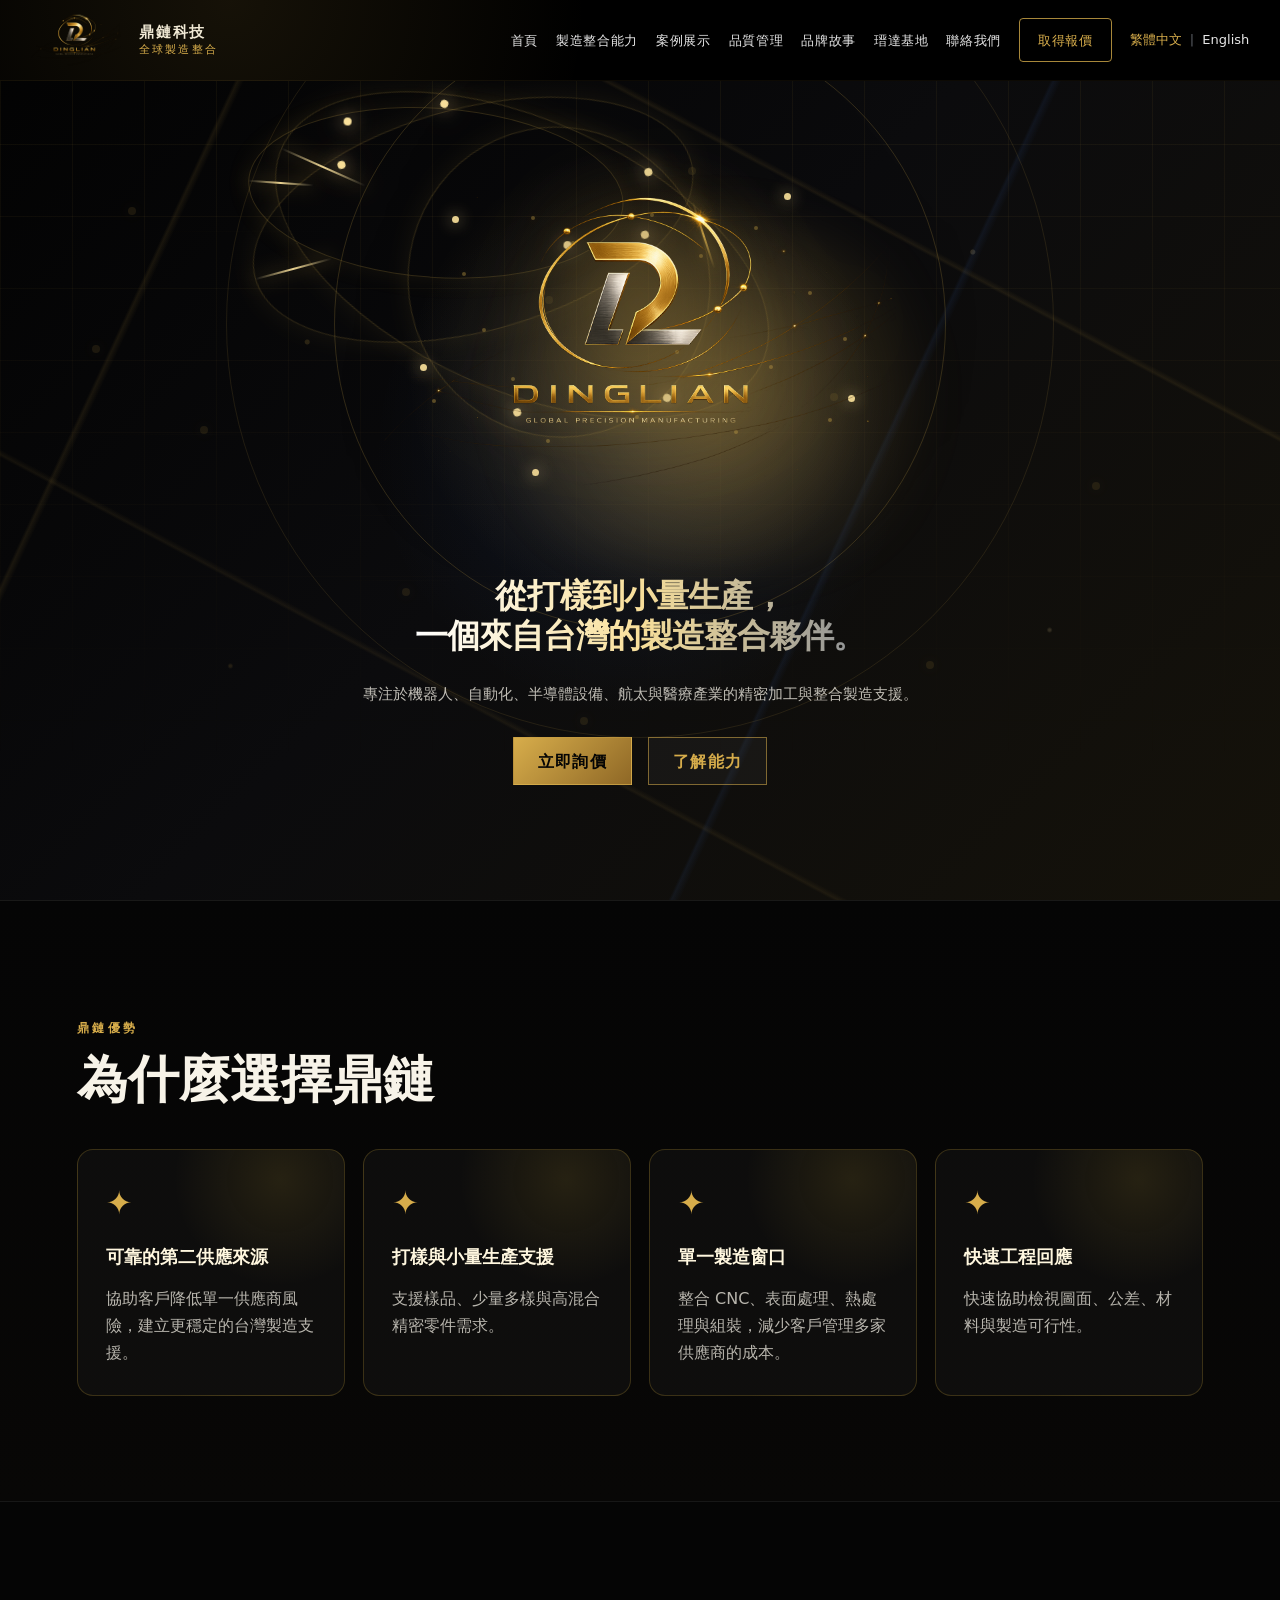
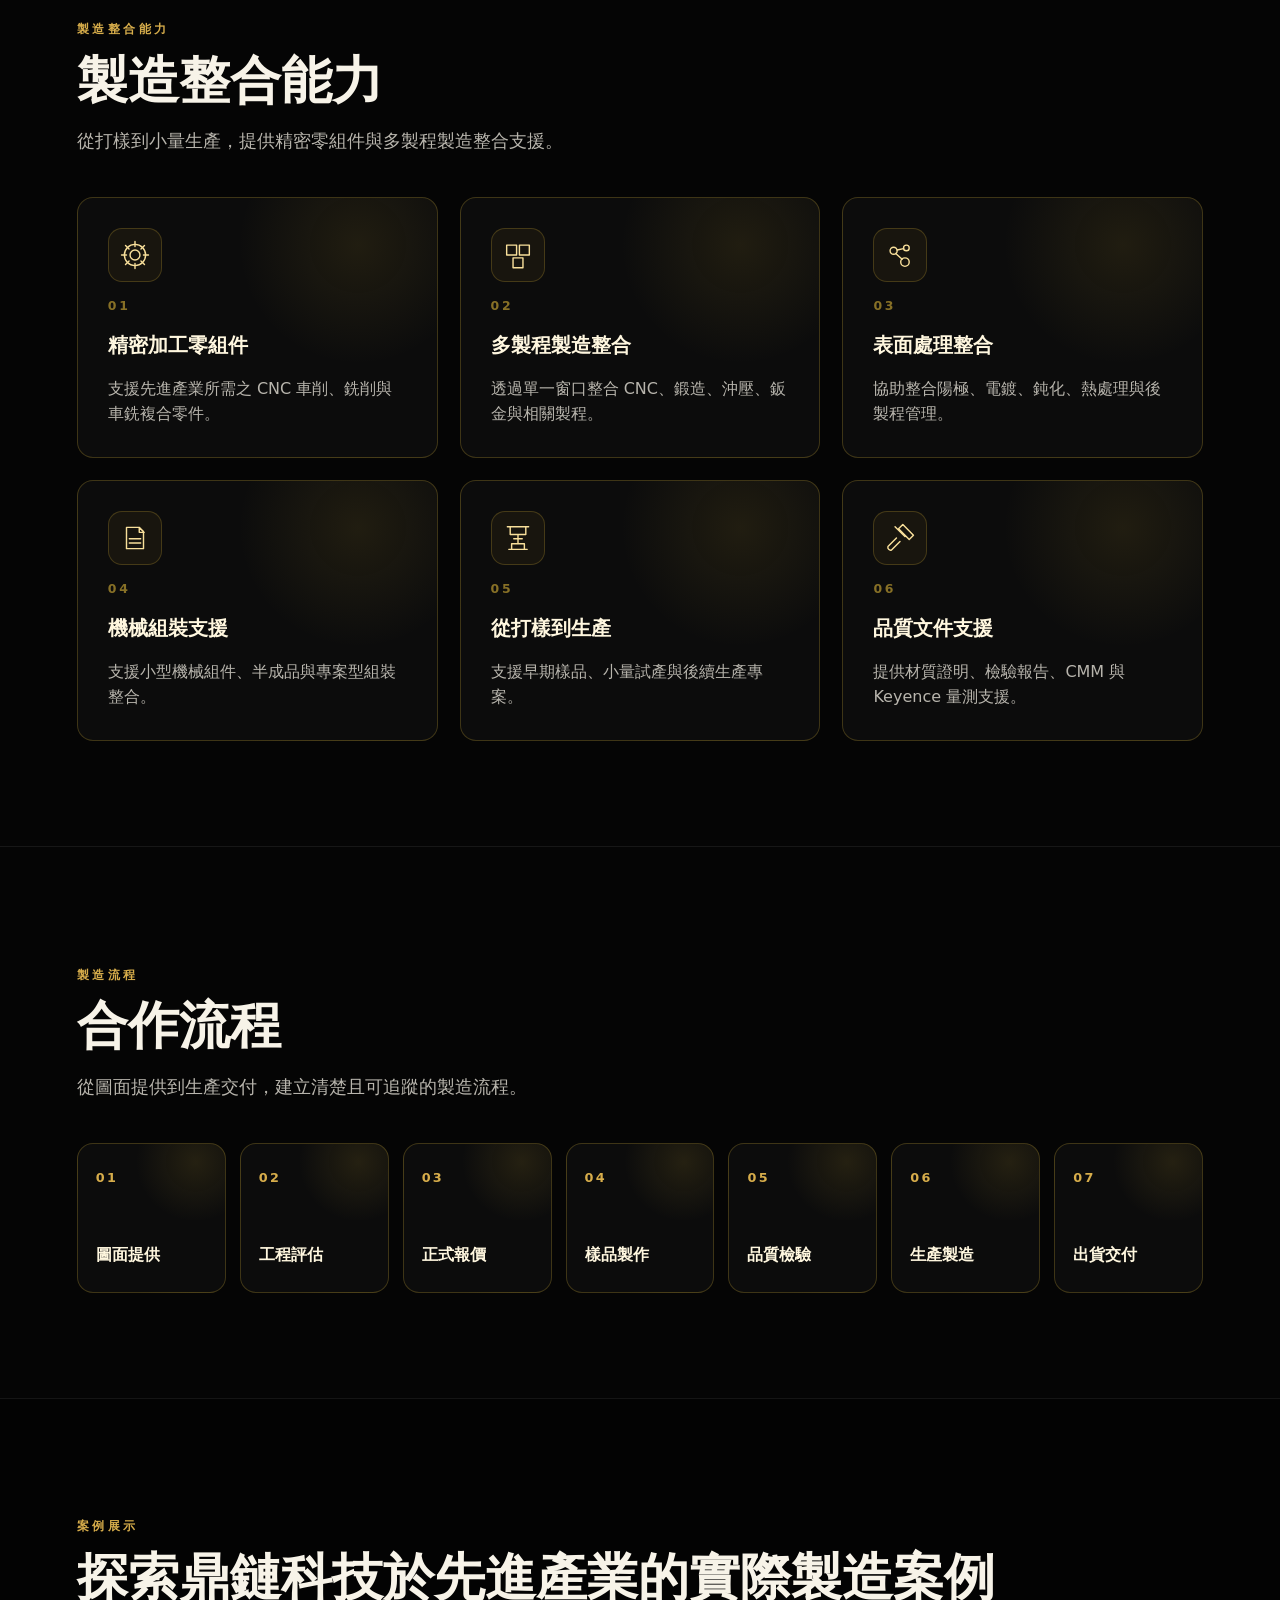
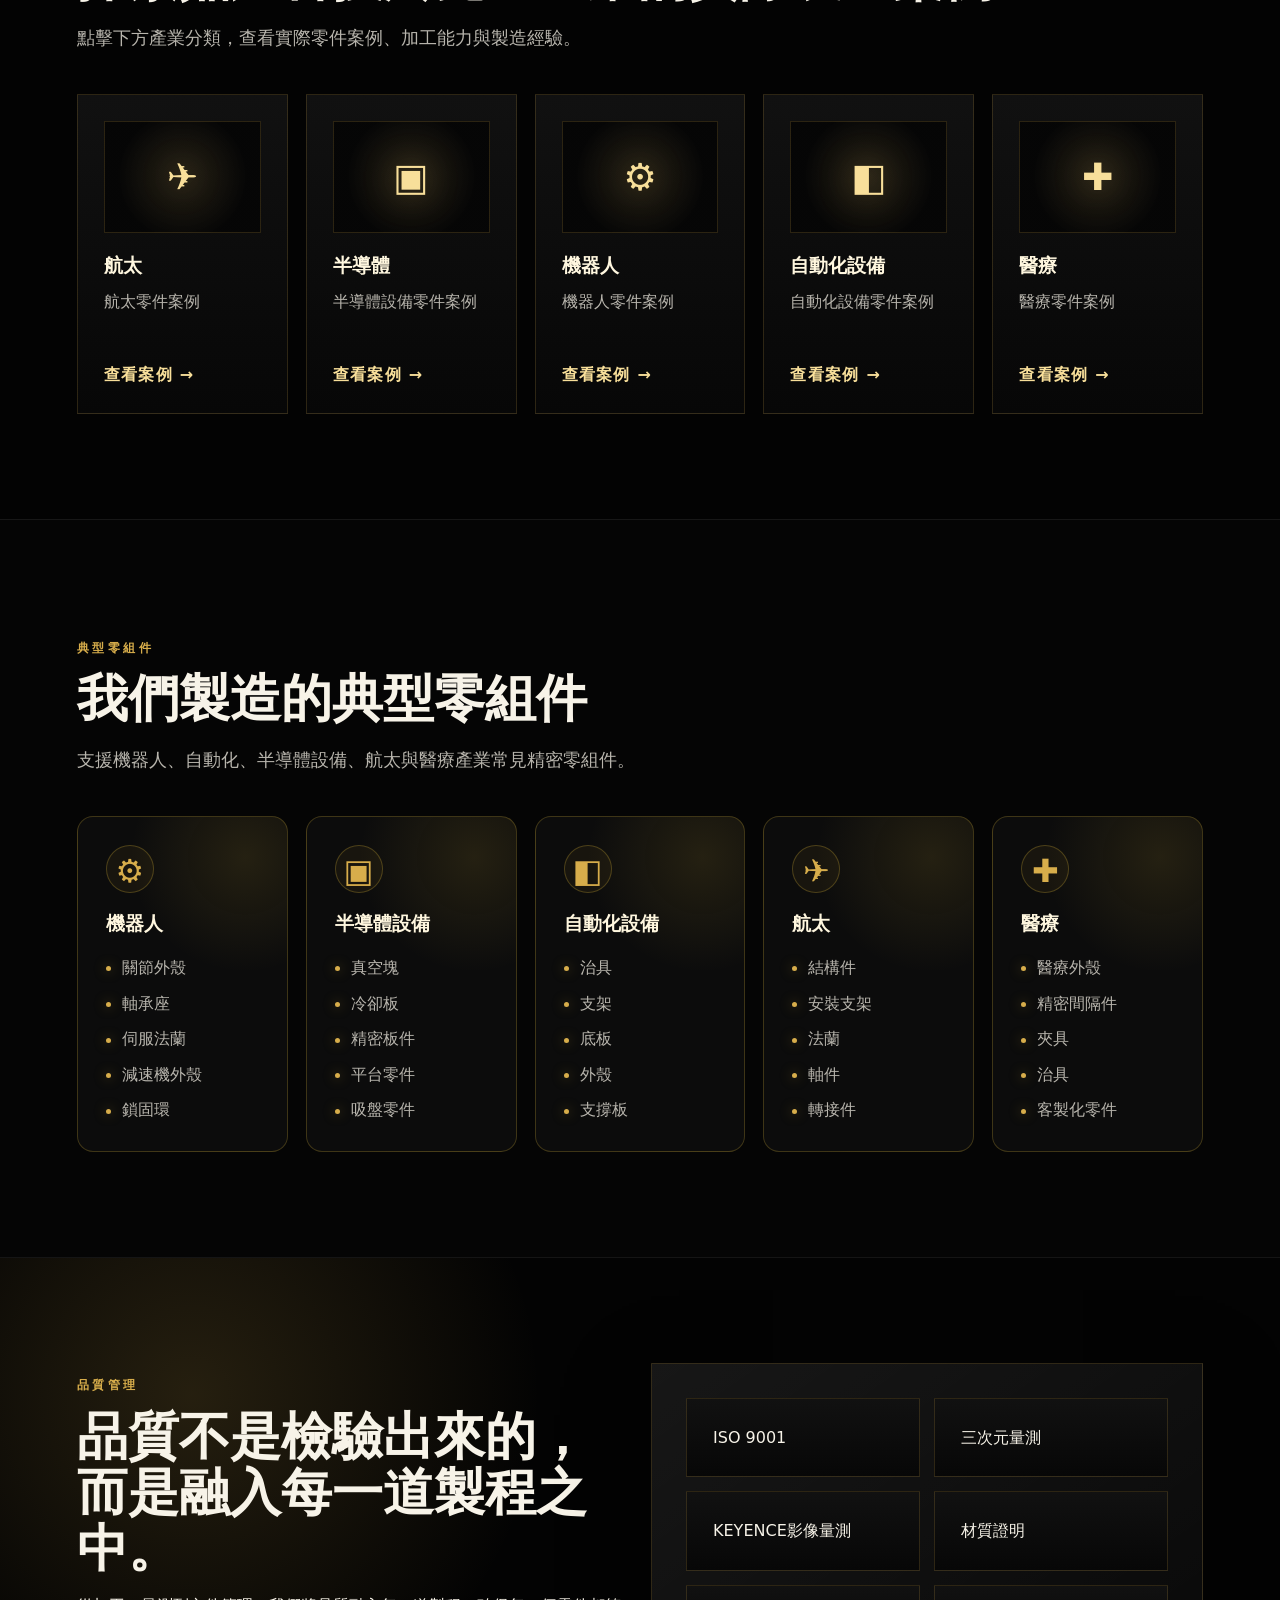
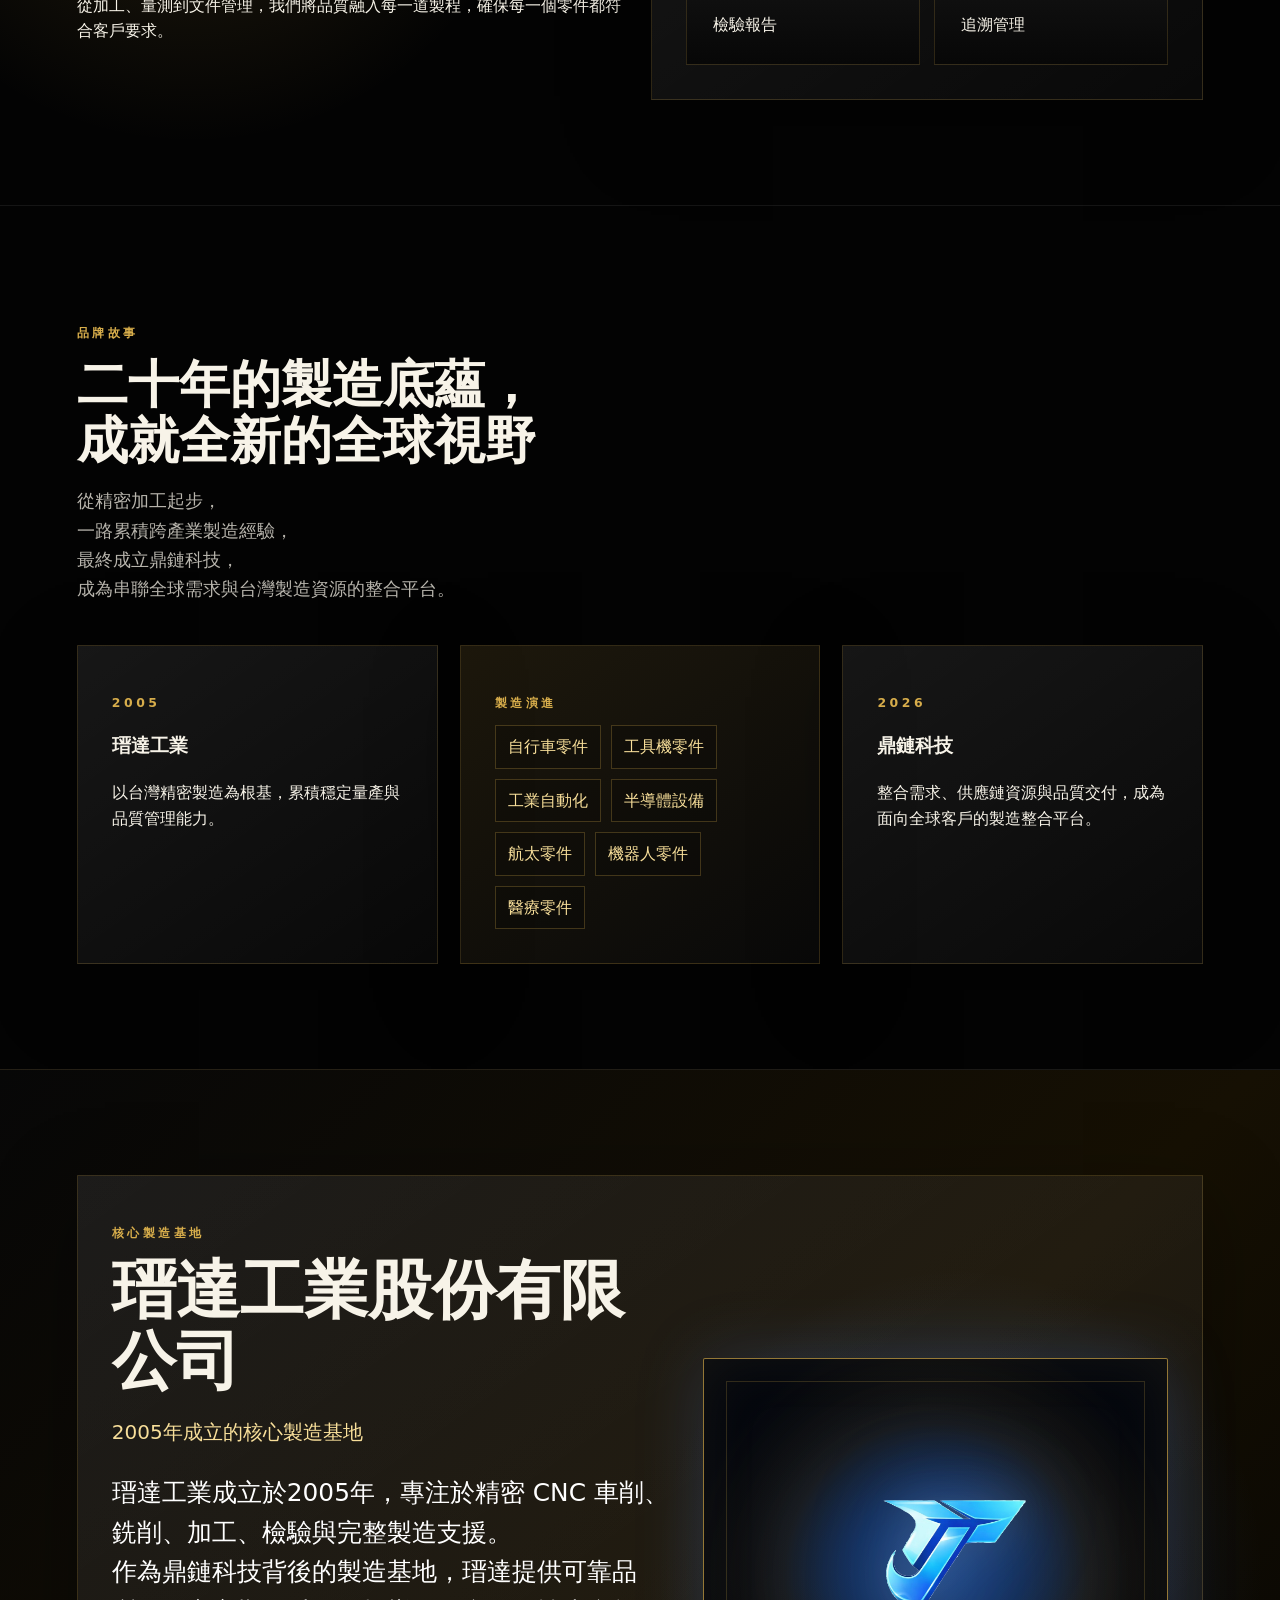
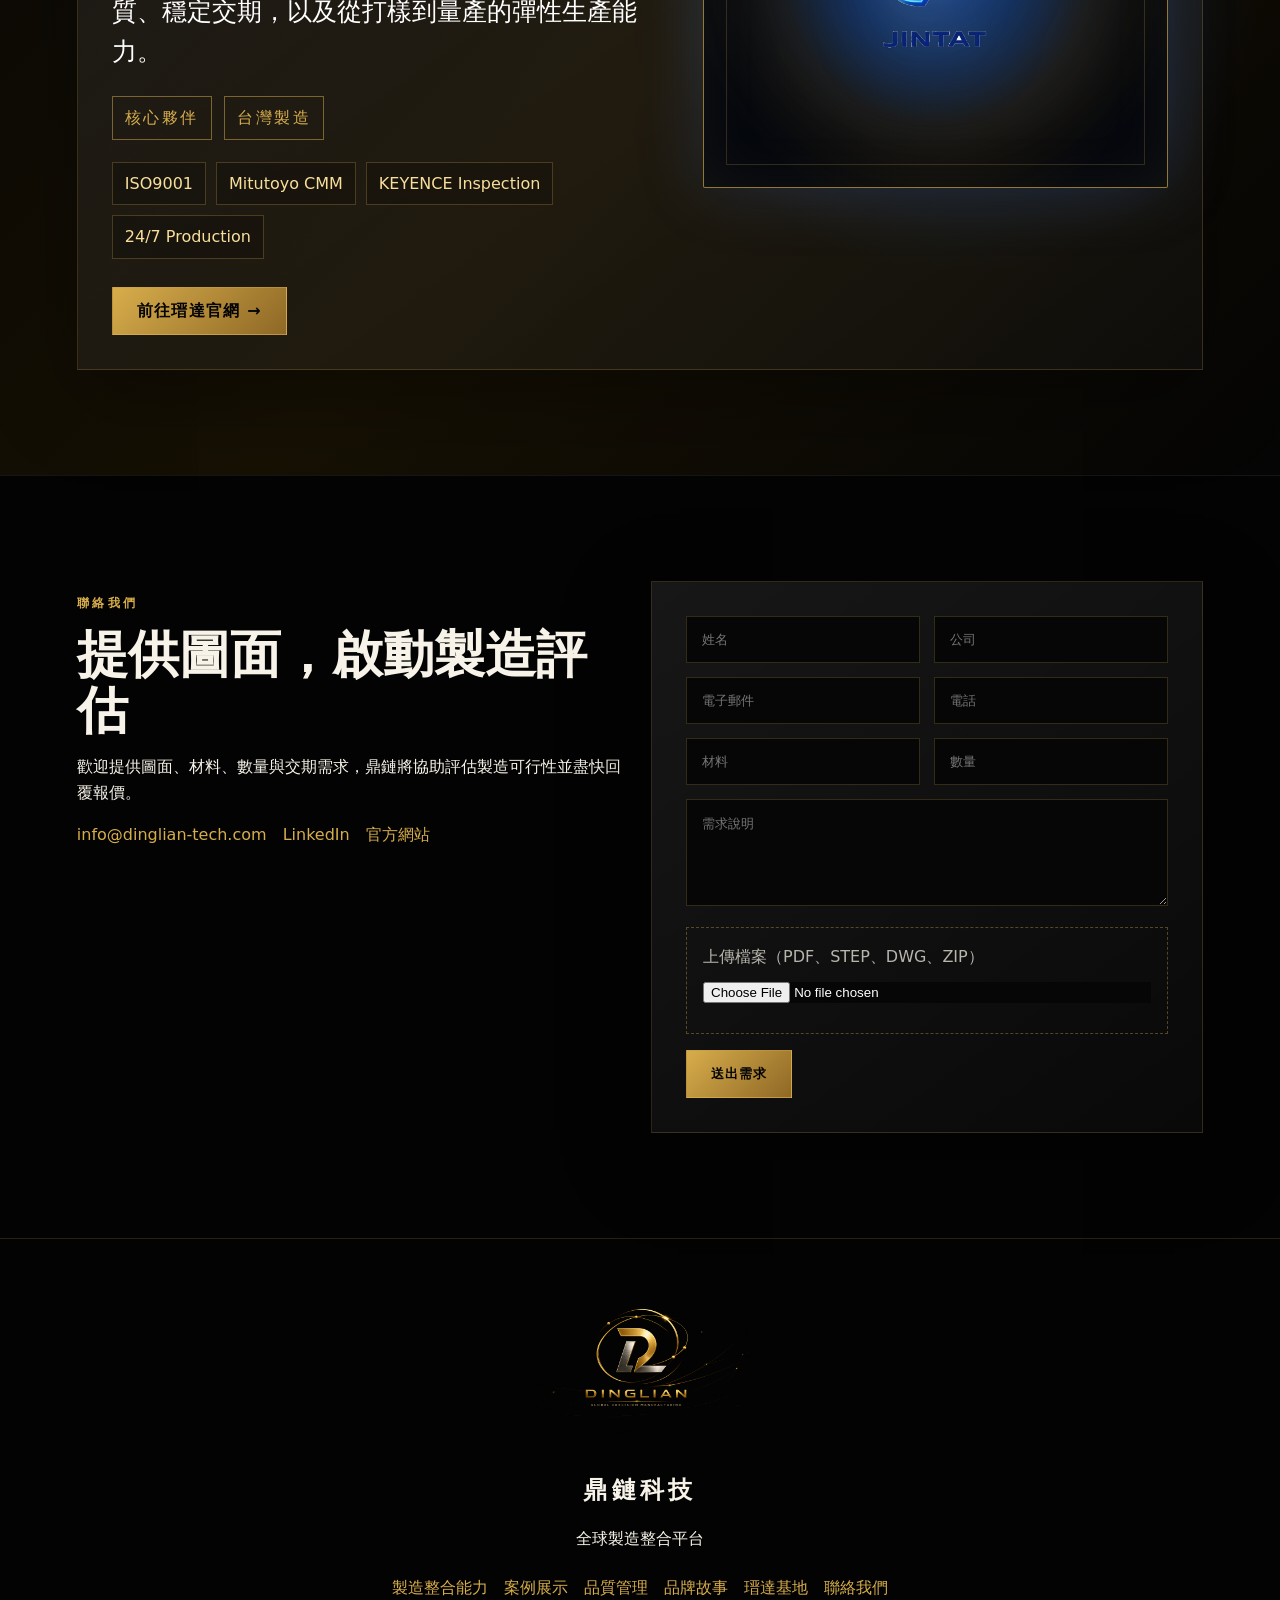
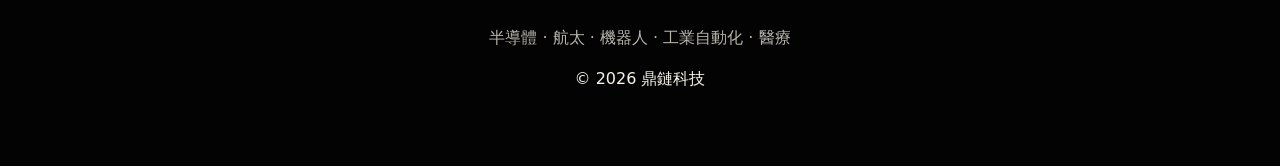
<file: index.html>
<!doctype html>
<html lang="zh-Hant">
  <head>
    <meta charset="utf-8" />
    <meta name="viewport" content="width=device-width, initial-scale=1" />
    <title>DINGLIAN TECHNOLOGY | Taiwan Prototype &amp; Low-Volume Manufacturing Partner</title>
    <meta
      name="description"
      content="Taiwan-based manufacturing partner providing prototype and low-volume precision components for robotics, automation, semiconductor equipment, aerospace and medical industries."
    />
    <meta
      name="keywords"
      content="Taiwan precision manufacturing, prototype CNC machining, low-volume manufacturing, robotics components, automation components, semiconductor equipment parts, aerospace components, medical components, robot joint housing, bearing seat, gear reducer housing, CNC machining Taiwan"
    />
    <meta
      property="og:title"
      content="DINGLIAN TECHNOLOGY | Taiwan Prototype &amp; Low-Volume Manufacturing Partner"
    />
    <meta
      property="og:description"
      content="Prototype and low-volume precision manufacturing partner in Taiwan, supporting robotics, automation, semiconductor equipment, aerospace and medical industries."
    />
    <meta property="og:image" content="/dinglian-logo.png" />
    <link rel="icon" type="image/png" href="/dinglian-logo.png" />
    <link rel="apple-touch-icon" href="/dinglian-logo.png" />
    <link rel="stylesheet" href="styles.css" />
    <link rel="stylesheet" href="hero-spacing.css" />
  </head>
  <body>
    <header class="site-header" id="siteHeader">
      <nav class="navbar" aria-label="Primary navigation">
        <a class="brand" href="#home" aria-label="Dinglian Technology home">
          <img
            src="dinglian-logo.png"
            alt="DINGLIAN TECHNOLOGY 鼎鏈科技 logo"
          />
          <span
            ><strong data-i18n="brand.name">鼎鏈科技</strong
            ><small data-i18n="brand.subname">全球製造整合</small></span
          >
        </a>
        <button
          class="nav-toggle"
          aria-label="Toggle navigation"
          aria-expanded="false"
        >
          ☰
        </button>
        <div class="nav-panel" id="navPanel">
          <a href="#home" data-i18n="nav.home">首頁</a>
          <a href="#capabilities" data-i18n="nav.solutions">製造整合能力</a>
          <a href="#industries" data-i18n="nav.industries">案例展示</a>
          <a href="#quality" data-i18n="nav.quality">品質管理</a>
          <a href="#story" data-i18n="nav.story">品牌故事</a>
          <a href="https://www.jintat.com" data-i18n="nav.jintat">瑨達基地</a>
          <a href="#contact" data-i18n="nav.contact">聯絡我們</a>
          <a class="quote-link" href="#contact" data-i18n="nav.quote"
            >取得報價</a
          >
          <div class="language-switcher" aria-label="Language switcher">
            <button class="lang active" data-lang="zh">繁體中文</button
            ><span>|</span><button class="lang" data-lang="en">English</button>
          </div>
        </div>
      </nav>
    </header>

    <main>
      <section class="hero" id="home">
        <div class="hero-grid"></div>
        <div class="network-lines" aria-hidden="true">
          <span></span><span></span><span></span><span></span><span></span
          ><i></i><i></i><i></i><i></i><i></i><i></i><i></i><i></i><i></i
          ><i></i>
        </div>
        <div class="orb orb-one"></div>
        <div class="orb orb-two"></div>
        <div class="hero-content hero-centered reveal">
          <div class="hero-emblem" aria-hidden="true">
            <div class="hero-glow"></div>
            <div class="orbit-ring orbit-ring-a"><span></span></div>
            <div class="orbit-ring orbit-ring-b"><span></span></div>
            <div class="orbit-ring orbit-ring-c"><span></span></div>
            <div class="orbit-ring orbit-ring-d"><span></span></div>
            <div class="logo-particles" aria-hidden="true">
              <span></span><span></span><span></span><span></span><span></span>
              <span></span><span></span><span></span><span></span><span></span>
              <span></span><span></span><span></span><span></span><span></span>
              <span></span><span></span><span></span>
            </div>
            <div class="hero-node node-a"></div>
            <div class="hero-node node-b"></div>
            <div class="hero-node node-c"></div>
            <div class="hero-node node-d"></div>
            <div class="hero-node node-e"></div>
            <img
              class="hero-logo"
              src="dinglian-logo.png"
              alt="DINGLIAN TECHNOLOGY 鼎鏈科技 official logo"
            />
          </div>
          <div class="hero-copy">
            <h1 data-i18n-html="hero.title">從打樣到小量生產，<br />一個來自台灣的製造整合夥伴。</h1>
            <p class="hero-subtitle" data-i18n-html="hero.subtitle">
              專注於機器人、自動化、半導體設備、航太與醫療產業的精密加工與整合製造支援。
            </p>
            <div class="hero-actions">
              <a class="btn btn-primary" href="#contact" data-i18n="hero.quote"
                >取得報價</a
              >
              <a
                class="btn btn-secondary"
                href="#capabilities"
                data-i18n="hero.explore"
                >了解能力</a
              >
            </div>
          </div>
        </div>
      </section>

      <section class="section home-why" id="why-dinglian">
        <div class="section-heading reveal">
          <p class="eyebrow" data-i18n="homeWhy.kicker">鼎鏈優勢</p>
          <h2 data-i18n="homeWhy.title">為什麼選擇鼎鏈</h2>
        </div>
        <div class="why-cards" id="homeWhyGrid"></div>
      </section>

      <section class="section capabilities" id="capabilities">
        <div class="section-heading reveal">
          <p class="eyebrow" data-i18n="label.solutions">製造整合能力</p>
          <h2 data-i18n="solutions.title">製造整合能力</h2>
          <p class="section-subtitle" data-i18n="solutions.copy">
            從打樣到小量生產，提供精密零組件與多製程製造整合支援。
          </p>
        </div>
        <div class="solution-grid capability-grid" id="solutionGrid"></div>
      </section>

      <section class="section workflow" id="workflow">
        <div class="section-heading reveal">
          <p class="eyebrow" data-i18n="workflow.kicker">製造流程</p>
          <h2 data-i18n="workflow.title">合作流程</h2>
          <p class="section-subtitle" data-i18n="workflow.copy">
            從圖面提供到生產交付，建立清楚且可追蹤的製造流程。
          </p>
        </div>
        <div class="workflow-grid" id="workflowGrid"></div>
      </section>

      <section class="section" id="industries">
        <div class="section-heading reveal">
          <p class="eyebrow" data-i18n="label.industries">案例展示</p>
          <h2 data-i18n="industries.title">
            探索鼎鏈科技於先進產業的實際製造案例
          </h2>
          <p class="section-subtitle" data-i18n="industries.copy">
            點擊下方產業分類，查看實際零件案例、加工能力與製造經驗。
          </p>
        </div>
        <div class="card-grid industries-grid" id="industriesGrid"></div>
      </section>

      <section class="section typical-components" id="typical-components">
        <div class="section-heading reveal">
          <p class="eyebrow" data-i18n="typical.kicker">典型零組件</p>
          <h2 data-i18n="typical.title">我們製造的典型零組件</h2>
          <p class="section-subtitle" data-i18n="typical.copy">
            支援機器人、自動化、半導體設備、航太與醫療產業常見精密零組件。
          </p>
        </div>
        <div class="typical-grid" id="typicalComponentsGrid"></div>
      </section>

      <section class="section quality" id="quality">
        <div class="quality-copy reveal">
          <p class="eyebrow" data-i18n="label.quality">品質管理</p>
          <h2 data-i18n-html="quality.title">
            品質不是檢驗出來的，<br />而是融入每一道製程之中。
          </h2>
          <p data-i18n="quality.copy">
            從加工、量測到文件管理， 我們將品質融入每一道製程，
            確保每一個零件都符合客戶要求。
          </p>
        </div>
        <div class="quality-list reveal" id="qualityList"></div>
      </section>

      <section class="section story" id="story">
        <div class="section-heading reveal">
          <p class="eyebrow" data-i18n="label.story">品牌故事</p>
          <h2 data-i18n-html="story.title">
            二十年的製造底蘊，<br />成就全新的全球視野
          </h2>
          <p data-i18n-html="story.subtitle" class="section-subtitle">
            從精密加工起步，<br />一路累積跨產業製造經驗，<br />最終成立鼎鏈科技，<br />成為串聯全球需求與台灣製造資源的整合平台。
          </p>
        </div>
        <div class="story-cards">
          <article class="glass-panel reveal">
            <p class="eyebrow">2005</p>
            <h3 data-i18n="story.card1Title">瑨達工業</h3>
            <p data-i18n="story.card1">
              以台灣精密製造為根基，累積穩定量產與品質管理能力。
            </p>
          </article>
          <article class="glass-panel story-center reveal">
            <p class="eyebrow" data-i18n="story.centerLabel">製造演進</p>
            <div id="storyTags" class="tag-cloud"></div>
          </article>
          <article class="glass-panel reveal">
            <p class="eyebrow">2026</p>
            <h3 data-i18n="story.card3Title">鼎鏈科技</h3>
            <p data-i18n="story.card3">
              整合需求、供應鏈資源與品質交付，成為面向全球客戶的製造整合平台。
            </p>
          </article>
        </div>
      </section>

      <section class="section base" id="jintat-foundation">
        <div class="base-inner reveal">
          <div class="base-copy">
            <p class="eyebrow" data-i18n="base.label">核心製造基地</p>
            <h2 data-i18n="base.name">瑨達工業股份有限公司</h2>
            <p class="base-subtitle" data-i18n="base.subtitle">
              2005年成立的核心製造基地
            </p>
            <p class="base-statement" data-i18n-html="base.statement">
              瑨達工業成立於2005年，專注於精密 CNC 車削、銑削、加工、檢驗與完整製造支援。<br />作為鼎鏈科技背後的製造基地，瑨達提供可靠品質、穩定交期，以及從打樣到量產的彈性生產能力。
            </p>
            <div class="base-meta">
              <span data-i18n="base.est">核心夥伴</span
              ><span data-i18n="base.country">台灣製造</span>
            </div>
            <div class="base-badges" id="baseList"></div>
            <a
              class="btn btn-primary"
              href="https://www.jintat.com"
              target="_blank"
              rel="noopener"
              data-i18n="base.button"
              >了解瑨達工業 →</a
            >
          </div>
          <a
            class="base-logo-panel foundation-panel foundation-logo-showcase"
            href="https://www.jintat.com"
            target="_blank"
            rel="noopener"
            aria-label="Visit Jintat Foundation"
          >
            <img
              src="assets/images/jintat-logo.png"
              alt=""
              loading="lazy"
            />
          </a>
        </div>
      </section>
      <section class="section contact" id="contact">
        <div class="contact-copy reveal">
          <p class="eyebrow" data-i18n="label.contact">聯絡我們</p>
          <h2 data-i18n="contact.title">啟動全球製造整合專案</h2>
          <p data-i18n="contact.copy">
            鼎鏈科技是全球製造整合平台，以瑨達工業二十年製造基礎為後盾。
          </p>
          <div class="contact-links">
            <a href="mailto:info@dinglian-tech.com">info@dinglian-tech.com</a
            ><a href="https://www.linkedin.com/" target="_blank" rel="noopener"
              >LinkedIn</a
            ><a href="#home" data-i18n="contact.website">官方網站</a>
          </div>
        </div>
        <form class="quote-form reveal">
          <div class="form-row">
            <input required data-placeholder="form.name" /><input
              data-placeholder="form.company"
            />
          </div>
          <div class="form-row">
            <input type="email" required data-placeholder="form.email" /><input
              data-placeholder="form.phone"
            />
          </div>
          <div class="form-row">
            <input data-placeholder="form.material" /><input
              data-placeholder="form.quantity"
            />
          </div>
          <textarea rows="5" data-placeholder="form.message"></textarea
          ><label class="file-input"
            ><span data-i18n="form.upload">上傳檔案（PDF、STEP、DWG、ZIP）</span
            ><input type="file" accept=".pdf,.step,.stp,.dwg,.zip" /></label
          ><button
            class="btn btn-primary"
            type="submit"
            data-i18n="contact.submit"
          >
            送出需求
          </button>
        </form>
      </section>
    </main>
    <footer class="footer">
      <div>
        <img src="dinglian-logo.png" alt="DINGLIAN TECHNOLOGY 鼎鏈科技 logo" />
        <h2 data-i18n="footer.brand">鼎鏈科技</h2>
        <p data-i18n="footer.message">全球製造整合平台</p>
      </div>
      <nav class="footer-nav" aria-label="Footer navigation">
        <a href="#capabilities" data-i18n="nav.solutions">製造整合能力</a
        ><a href="#industries" data-i18n="nav.industries">案例展示</a
        ><a href="#quality" data-i18n="nav.quality">品質管理</a
        ><a href="#story" data-i18n="nav.story">品牌故事</a
        ><a href="https://www.jintat.com" data-i18n="nav.jintat">瑨達基地</a
        ><a href="#contact" data-i18n="nav.contact">聯絡我們</a>
      </nav>
      <p class="footer-industries" data-i18n="footer.industries">
        半導體 · 航太 · 機器人 · 工業自動化 · 醫療
      </p>
      <p data-i18n="footer.copyright">© 2026 鼎鏈科技</p>
    </footer>
    <script src="script.js"></script>
  </body>
</html>
</file>
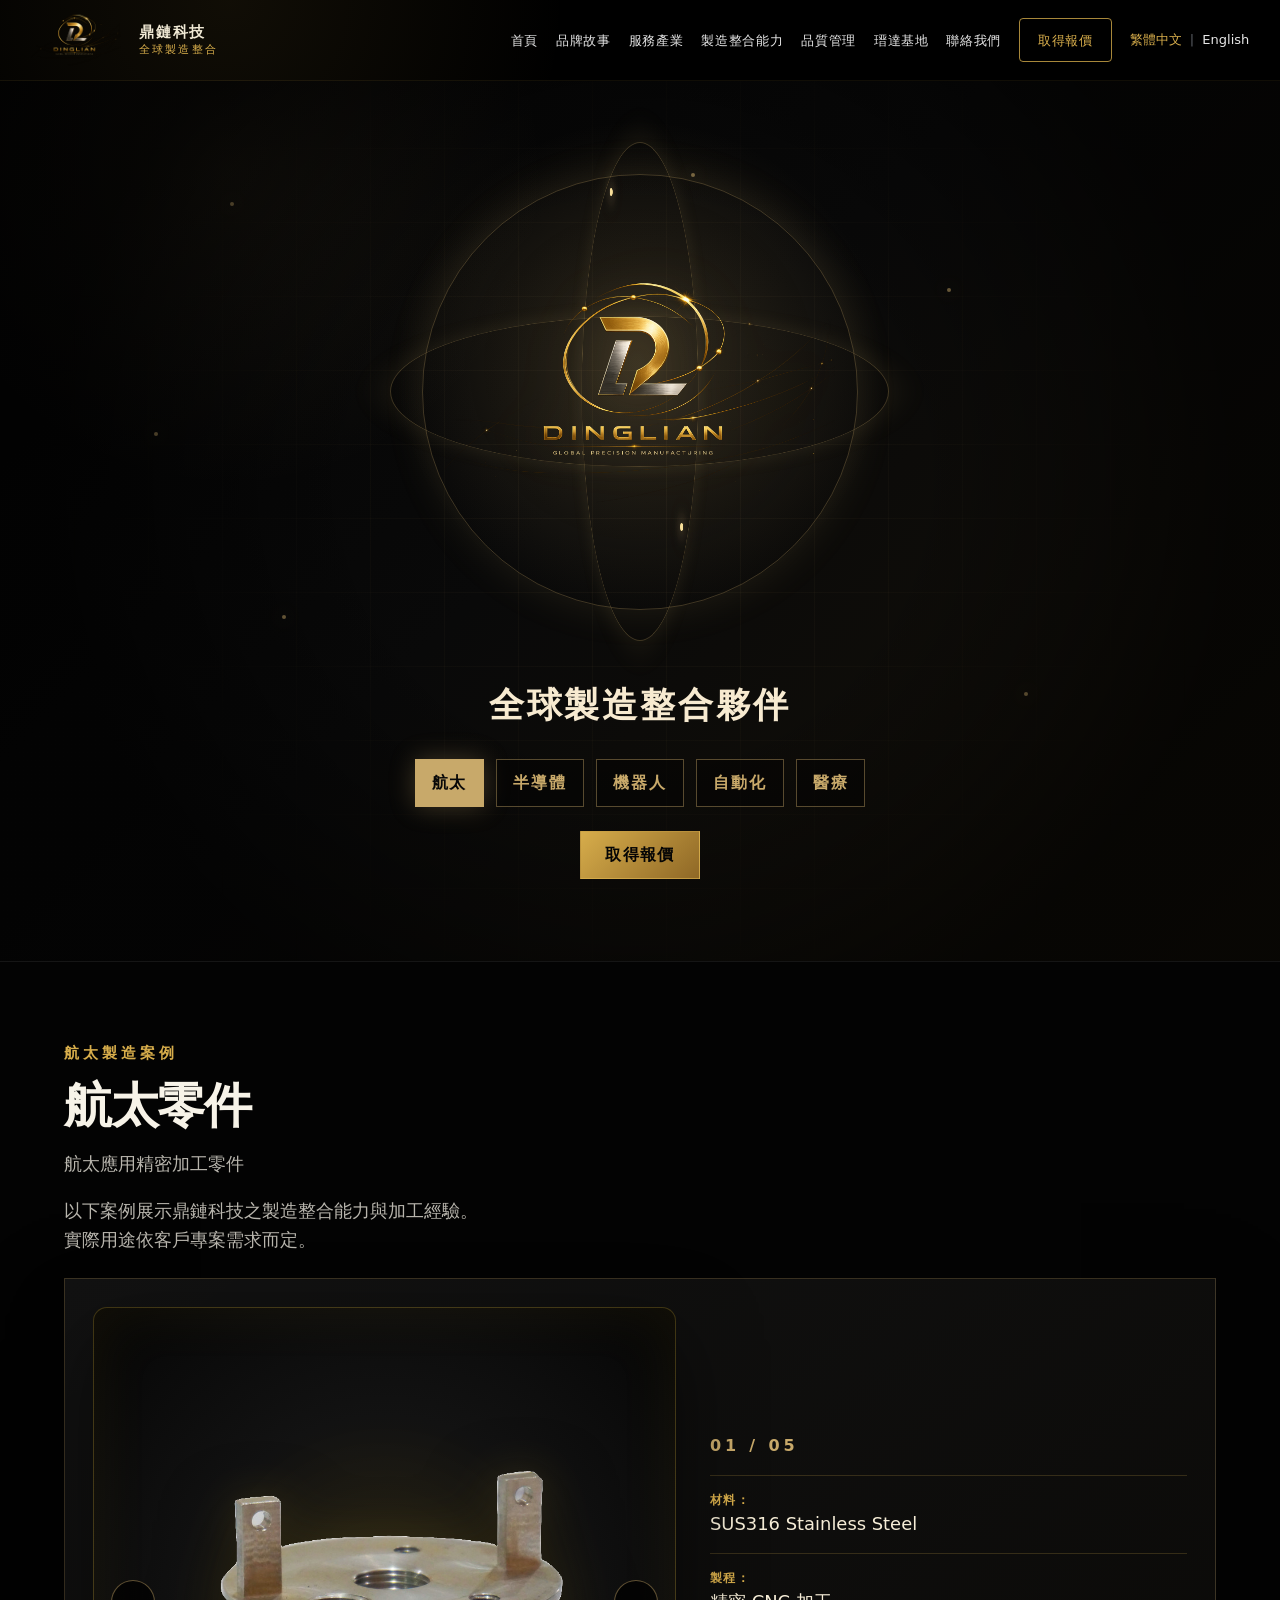
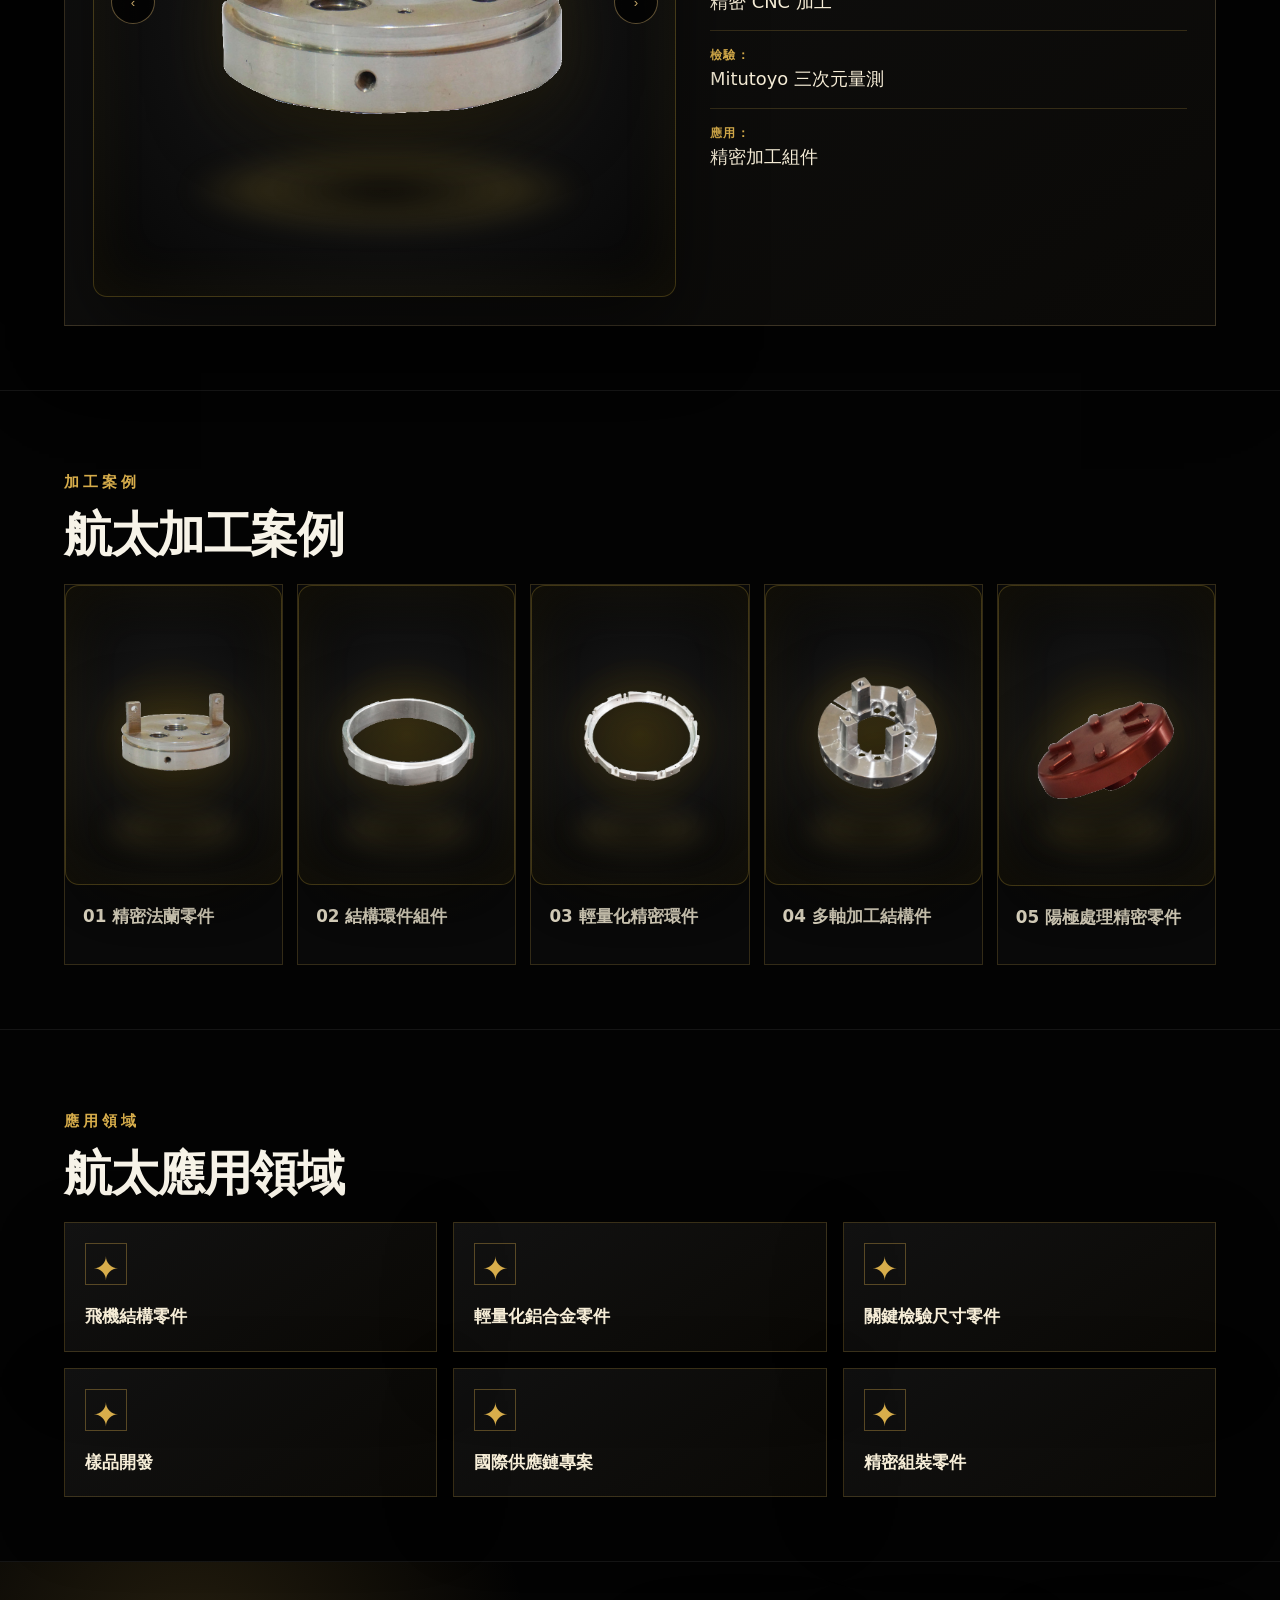
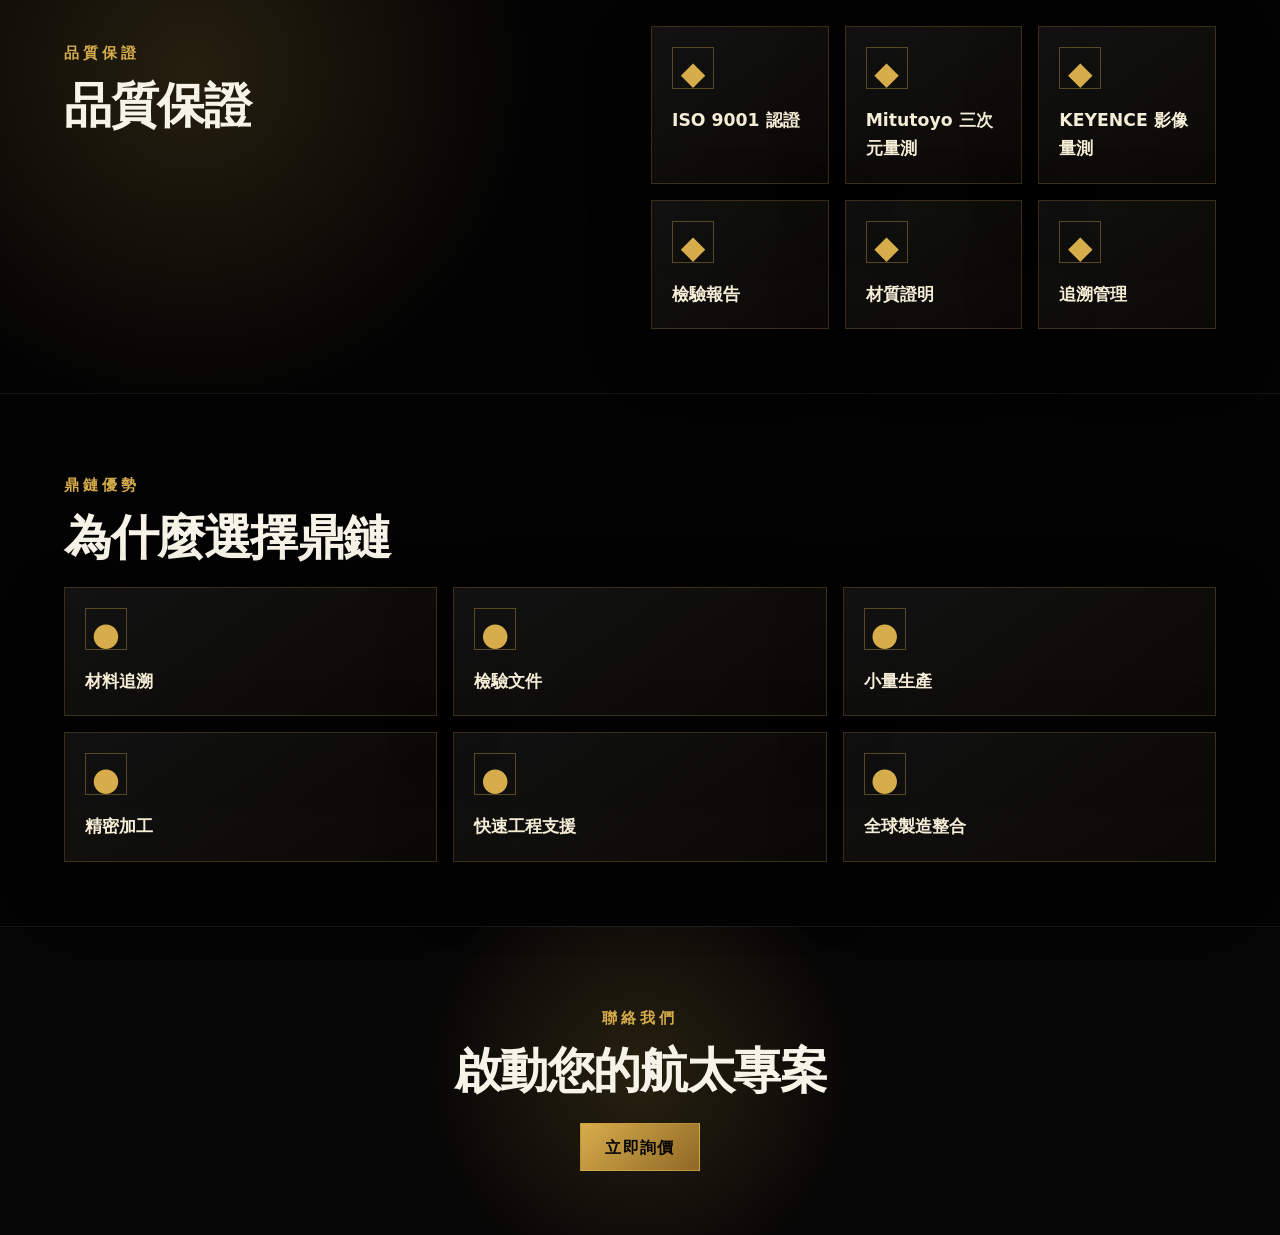
<file: industries/aerospace/index.html>
<!doctype html>
<html lang="en">
  <head>
    <meta charset="utf-8" />
    <meta name="viewport" content="width=device-width, initial-scale=1" />
    <title>Aerospace Components | DINGLIAN TECHNOLOGY</title>
    <meta
      name="description"
      content="Premium aerospace CNC machining case-study page for DINGLIAN TECHNOLOGY."
    />
    <link rel="icon" type="image/png" href="../../dinglian-logo.png" />
    <link rel="apple-touch-icon" href="../../dinglian-logo.png" />
    <link rel="stylesheet" href="../../styles.css" />
    <style>
      body {
        background: #030303;
      }
      .aero-page .site-header {
        background:
          radial-gradient(circle at 18% 0%, rgba(215, 173, 75, 0.08), transparent 32%),
          #000;
        border-bottom: 1px solid rgba(215, 173, 75, 0.08);
        backdrop-filter: blur(10px);
      }
      .aero-page .nav-panel {
        display: flex;
      }
      .mobile-close {
        display: none;
      }
      .aero-section {
        padding: 64px clamp(22px, 5vw, 78px);
        border-top: 1px solid rgba(255, 255, 255, 0.07);
      }
      .aero-hero {
        min-height: 100vh;
        display: grid;
        place-items: center;
        padding: 132px clamp(22px, 6vw, 92px) 82px;
        background:
          radial-gradient(
            circle at 50% 38%,
            rgba(200, 169, 106, 0.2),
            transparent 28%
          ),
          radial-gradient(
            circle at 18% 18%,
            rgba(200, 169, 106, 0.08),
            transparent 24%
          ),
          linear-gradient(135deg, #020202 0%, #090909 48%, #151109 100%);
        position: relative;
        overflow: hidden;
        text-align: center;
      }
      .aero-hero::before {
        content: "";
        position: absolute;
        inset: 0;
        background-image:
          linear-gradient(rgba(200, 169, 106, 0.06) 1px, transparent 1px),
          linear-gradient(90deg, rgba(200, 169, 106, 0.06) 1px, transparent 1px);
        background-size: 74px 74px;
        mask-image: radial-gradient(
          circle at center,
          black 0%,
          transparent 76%
        );
      }
      .aero-hero::after {
        content: "";
        position: absolute;
        inset: 0;
        background: radial-gradient(
          circle at center,
          transparent 0 34%,
          rgba(0, 0, 0, 0.62) 74%
        );
        pointer-events: none;
      }
      .hero-particles span {
        position: absolute;
        width: 4px;
        height: 4px;
        border-radius: 999px;
        background: #c8a96a;
        box-shadow: 0 0 18px rgba(200, 169, 106, 0.72);
        opacity: 0.6;
        animation: particleDrift 9s ease-in-out infinite alternate;
      }
      .hero-particles span:nth-child(1) {
        top: 21%;
        left: 18%;
        animation-delay: -1s;
      }
      .hero-particles span:nth-child(2) {
        top: 30%;
        left: 74%;
        animation-delay: -3s;
      }
      .hero-particles span:nth-child(3) {
        top: 64%;
        left: 22%;
        animation-delay: -5s;
      }
      .hero-particles span:nth-child(4) {
        top: 72%;
        left: 80%;
        animation-delay: -2s;
      }
      .hero-particles span:nth-child(5) {
        top: 45%;
        left: 12%;
        animation-delay: -4s;
      }
      .hero-particles span:nth-child(6) {
        top: 18%;
        left: 54%;
        animation-delay: -6s;
      }
      .hero-logo-showcase {
        position: relative;
        z-index: 2;
        display: grid;
        place-items: center;
        gap: 24px;
        width: min(860px, 100%);
      }
      .logo-orbit {
        position: relative;
        width: min(520px, 72vw);
        aspect-ratio: 1;
        display: grid;
        place-items: center;
      }
      .logo-orbit::before,
      .logo-orbit::after,
      .orbit-ring {
        content: "";
        position: absolute;
        inset: 8%;
        border: 1px solid rgba(200, 169, 106, 0.28);
        border-radius: 50%;
        box-shadow: 0 0 42px rgba(200, 169, 106, 0.12);
        animation: orbitSpin 24s linear infinite;
      }
      .logo-orbit::after {
        inset: 17% 2%;
        transform: rotateX(64deg);
        animation-duration: 32s;
        animation-direction: reverse;
      }
      .orbit-ring {
        inset: 2% 20%;
        transform: rotateY(68deg);
        animation-duration: 38s;
      }
      .hero-logo-card {
        position: relative;
        z-index: 2;
        width: min(390px, 58vw);
        padding: 0;
        border: 0;
        border-radius: 0;
        background: transparent;
        box-shadow: none;
      }
      .hero-logo-card img {
        width: 100%;
        height: auto;
        display: block;
        filter: drop-shadow(0 0 24px rgba(200, 169, 106, 0.22));
        animation: logoFloat 5s ease-in-out infinite alternate;
      }
      .hero-subtitle {
        color: #f7ead0;
        font-size: clamp(1.35rem, 2.7vw, 2.65rem);
        font-weight: 850;
        letter-spacing: 0.08em;
        text-transform: uppercase;
        margin: 0;
      }
      .hero-tags {
        display: flex;
        justify-content: center;
        flex-wrap: wrap;
        gap: 12px;
      }
      .hero-tags a {
        border: 1px solid rgba(200, 169, 106, 0.42);
        color: #c8a96a;
        padding: 10px 16px;
        background: rgba(0, 0, 0, 0.42);
        font-weight: 800;
        letter-spacing: 0.12em;
        text-transform: uppercase;
        cursor: pointer;
        transition:
          border-color 0.25s ease,
          box-shadow 0.25s ease,
          background 0.25s ease,
          color 0.25s ease,
          transform 0.25s ease;
      }
      .hero-tags a:hover {
        border-color: rgba(200, 169, 106, 0.92);
        box-shadow: 0 0 24px rgba(200, 169, 106, 0.26);
        transform: translateY(-2px);
      }
      .hero-tags a.active {
        background: #c8a96a;
        border-color: #c8a96a;
        color: #080808;
        box-shadow: 0 0 26px rgba(200, 169, 106, 0.28);
      }
      @keyframes orbitSpin {
        to {
          transform: rotate(360deg);
        }
      }
      @keyframes logoFloat {
        to {
          transform: translateY(-10px);
        }
      }
      @keyframes particleDrift {
        to {
          transform: translate3d(28px, -24px, 0);
          opacity: 1;
        }
      }
      .component-shell {
        background: radial-gradient(
          circle at center,
          rgba(212, 175, 55, 0.12) 0%,
          rgba(10, 10, 10, 1) 70%
        );
        border: 1px solid rgba(215, 173, 75, 0.34);
        box-shadow:
          0 30px 90px rgba(0, 0, 0, 0.5),
          0 0 70px rgba(212, 175, 55, 0.08);
        padding: 30px;
      }
      .aero-page .image-wrap {
        background: radial-gradient(
          circle at center,
          rgba(212, 175, 55, 0.16) 0%,
          rgba(18, 18, 18, 1) 45%,
          rgba(5, 5, 5, 1) 100%
        );
        padding: 28px;
        border: 1px solid rgba(212, 175, 55, 0.28);
        border-radius: 14px;
        box-shadow:
          inset 0 0 60px rgba(212, 175, 55, 0.08),
          0 30px 80px rgba(0, 0, 0, 0.5);
        display: flex;
        align-items: center;
        justify-content: center;
        min-height: 360px;
        overflow: hidden;
        position: relative;
      }
      .aero-page .image-wrap::after {
        content: "";
        position: absolute;
        left: 50%;
        bottom: 11%;
        width: 68%;
        height: 14%;
        transform: translateX(-50%);
        border-radius: 50%;
        background: radial-gradient(
          ellipse at center,
          rgba(0, 0, 0, 0.7) 0%,
          rgba(212, 175, 55, 0.16) 46%,
          transparent 72%
        );
        filter: blur(12px);
        pointer-events: none;
        z-index: 0;
      }
      .aero-page .image-wrap img {
        width: 100%;
        height: auto;
        object-fit: contain;
        opacity: 1 !important;
        filter: drop-shadow(0 24px 35px rgba(0, 0, 0, 0.55))
          drop-shadow(0 0 20px rgba(212, 175, 55, 0.16)) !important;
        position: relative;
        z-index: 1;
        transition: all 0.3s ease;
      }
      .component-shell:hover img,
      .project-card:hover img {
        transform: scale(1.04);
      }
      .aero-heading {
        max-width: 920px;
        margin-bottom: 24px;
      }
      .aero-page .eyebrow {
        font-size: 15px;
        font-weight: 700;
        letter-spacing: 4px;
        text-transform: uppercase;
      }
      .aero-heading h2,
      .quality-copy h2,
      .cta h2 {
        margin: 0;
        font-size: 48px;
        line-height: 1.05;
        font-weight: 850;
        letter-spacing: -0.03em;
      }
      .featured {
        display: grid;
        grid-template-columns: 1.1fr 0.9fr;
        gap: 24px;
        border: 1px solid rgba(215, 173, 75, 0.22);
        background: linear-gradient(
          145deg,
          rgba(255, 255, 255, 0.07),
          rgba(255, 255, 255, 0.025)
        );
        padding: clamp(16px, 2.4vw, 30px);
      }
      .featured .image-wrap {
        min-height: 540px;
      }
      .tech-panel {
        display: grid;
        align-content: center;
        gap: 14px;
      }
      .tech-row {
        border-top: 1px solid rgba(215, 173, 75, 0.2);
        padding-top: 14px;
      }
      .tech-row strong {
        display: block;
        color: var(--gold);
        letter-spacing: 0.12em;
        text-transform: uppercase;
        font-size: 0.78rem;
      }
      .tech-row span {
        color: #f6edd7;
        font-size: 1.12rem;
      }
      .portfolio-showcase {
        display: grid;
        grid-template-columns: 1.1fr 0.9fr;
        gap: clamp(18px, 3vw, 34px);
        align-items: stretch;
        border: 1px solid rgba(200, 169, 106, 0.24);
        background: linear-gradient(
          145deg,
          rgba(255, 255, 255, 0.06),
          rgba(200, 169, 106, 0.035)
        );
        padding: clamp(16px, 2.5vw, 28px);
        box-shadow: 0 34px 90px rgba(0, 0, 0, 0.42);
      }
      .carousel-stage {
        position: relative;
      }
      .carousel-stage .image-wrap {
        min-height: 590px;
      }
      .carousel-stage img {
        width: 115%;
        max-width: 115%;
        opacity: 1;
        transition:
          opacity 0.45s ease,
          transform 0.45s ease;
      }
      .carousel-stage img.is-fading {
        opacity: 0;
        transform: scale(0.985);
      }
      .carousel-arrow {
        position: absolute;
        top: 50%;
        transform: translateY(-50%);
        z-index: 3;
        width: 44px;
        height: 44px;
        border-radius: 999px;
        border: 1px solid rgba(200, 169, 106, 0.46);
        color: #c8a96a;
        background: rgba(0, 0, 0, 0.72);
        cursor: pointer;
      }
      .carousel-arrow.prev {
        left: 18px;
      }
      .carousel-arrow.next {
        right: 18px;
      }
      .portfolio-info {
        display: grid;
        align-content: center;
        gap: 16px;
      }
      .slide-counter {
        color: #c8a96a;
        font-weight: 800;
        letter-spacing: 0.24em;
      }
      .gallery-grid {
        display: grid;
        grid-template-columns: repeat(5, 1fr);
        gap: 14px;
      }
      .project-card {
        border: 1px solid rgba(215, 173, 75, 0.2);
        background: radial-gradient(
          circle at center,
          rgba(212, 175, 55, 0.12) 0%,
          rgba(10, 10, 10, 1) 70%
        );
        transition:
          transform 0.28s ease,
          border-color 0.28s ease,
          box-shadow 0.28s ease;
        overflow: hidden;
      }
      .project-card:hover {
        transform: translateY(-7px);
        border-color: rgba(215, 173, 75, 0.72);
        box-shadow: 0 24px 76px rgba(0, 0, 0, 0.4);
      }
      .project-card .image-wrap {
        min-height: 300px;
        padding: 24px;
      }
      .project-card h3 {
        margin: 0;
        min-height: 78px;
        padding: 18px;
        color: #fff7df;
        font-size: 1.05rem;
      }
      .capability-grid,
      .quality-grid,
      .why-grid {
        display: grid;
        gap: 16px;
      }
      .capability-grid,
      .quality-grid {
        grid-template-columns: repeat(3, 1fr);
      }
      .why-grid {
        grid-template-columns: repeat(3, 1fr);
      }
      .info-card {
        border: 1px solid rgba(215, 173, 75, 0.22);
        background: linear-gradient(
          145deg,
          rgba(255, 255, 255, 0.06),
          rgba(215, 173, 75, 0.035)
        );
        padding: 20px;
        min-height: 112px;
        box-shadow: 0 22px 70px rgba(0, 0, 0, 0.28);
      }
      .info-card .icon {
        width: 42px;
        height: 42px;
        border: 1px solid rgba(215, 173, 75, 0.36);
        display: grid;
        place-items: center;
        color: var(--gold);
        margin-bottom: 18px;
      }
      .info-card h3 {
        margin: 0;
        color: #f6edd7;
        font-size: 1.08rem;
      }
      .cta {
        text-align: center;
        background:
          radial-gradient(
            circle at 50% 48%,
            rgba(215, 173, 75, 0.17),
            transparent 34%
          ),
          #050505;
      }
      .cta h2 {
        margin-bottom: 28px;
      }
      @media (max-width: 1050px) {
        .aero-page .nav-toggle {
          display: grid;
          place-items: center;
          width: 44px;
          height: 44px;
          border: 1px solid rgba(200, 169, 106, 0.62);
          color: #c8a96a;
          background: rgba(0, 0, 0, 0.42);
          font-size: 1.35rem;
          cursor: pointer;
          position: relative;
          z-index: 1001;
        }
        .aero-page .nav-panel {
          position: fixed;
          inset: 0;
          z-index: 1000;
          display: none;
          flex-direction: column;
          align-items: center;
          justify-content: center;
          gap: 22px;
          min-height: 100vh;
          padding: 92px 28px 44px;
          background:
            radial-gradient(
              circle at 50% 18%,
              rgba(200, 169, 106, 0.14),
              transparent 28%
            ),
            rgba(0, 0, 0, 0.97);
          border: 0;
          text-align: center;
          font-size: 0.95rem;
          letter-spacing: 0.18em;
        }
        .aero-page .nav-panel.open {
          display: flex;
        }
        .aero-page .nav-panel a {
          width: min(320px, 88vw);
          padding: 13px 18px;
          border-bottom: 1px solid rgba(200, 169, 106, 0.18);
        }
        .aero-page .nav-panel .quote-link {
          border: 1px solid rgba(200, 169, 106, 0.72);
          margin-top: 8px;
        }
        .aero-page .language-switcher {
          margin-top: 10px;
          font-size: 0.95rem;
        }
        .mobile-close {
          position: absolute;
          top: 24px;
          right: 24px;
          display: grid;
          place-items: center;
          width: 44px;
          height: 44px;
          border: 1px solid rgba(200, 169, 106, 0.62);
          color: #c8a96a;
          background: rgba(0, 0, 0, 0.58);
          font-size: 1.9rem;
          cursor: pointer;
        }
      }
      @media (max-width: 1120px) {
        .portfolio-showcase {
          grid-template-columns: 1fr;
        }
        .gallery-grid {
          grid-template-columns: repeat(2, 1fr);
        }
        .capability-grid,
        .quality-grid,
        .why-grid {
          grid-template-columns: repeat(2, 1fr);
        }
      }
      @media (max-width: 680px) {
        .gallery-grid,
        .capability-grid,
        .quality-grid,
        .why-grid {
          grid-template-columns: 1fr;
        }
        .aero-section {
          padding: 46px 20px;
        }
        .aero-heading {
          margin-bottom: 18px;
        }
        .logo-orbit {
          width: min(390px, 88vw);
        }
        .hero-logo-card {
          width: min(280px, 64vw);
        }
        .hero-subtitle {
          font-size: 1rem;
          letter-spacing: 0.05em;
        }
        .hero-tags {
          gap: 8px;
        }
        .hero-tags a {
          min-width: calc(50% - 6px);
          padding: 10px 10px;
          font-size: 0.72rem;
          text-align: center;
        }
        .image-wrap,
        .featured .image-wrap,
        .carousel-stage .image-wrap {
          min-height: 260px;
          padding: 18px;
        }
        .carousel-stage img {
          width: 110%;
          max-width: 110%;
        }
        .project-card .image-wrap {
          min-height: 240px;
        }
        .aero-hero {
          min-height: 70vh;
          padding-top: 96px;
          padding-bottom: 44px;
        }
        .aero-copy h1 {
          font-size: 42px;
        }
        .aero-heading h2,
        .quality-copy h2,
        .cta h2 {
          font-size: 34px;
        }
      }
    </style>
  </head>
  <body class="aero-page">
    <header class="site-header scrolled" id="siteHeader">
      <nav class="navbar" aria-label="Primary navigation">
        <a
          class="brand"
          href="../../index.html#home"
          aria-label="Dinglian Technology home"
        >
          <img src="../../dinglian-logo.png" alt="DINGLIAN TECHNOLOGY logo" />
          <span
            ><strong data-i18n="brand.name">DINGLIAN</strong
            ><small data-i18n="brand.subname">TECHNOLOGY</small></span
          >
        </a>
        <button
          class="nav-toggle"
          aria-label="Toggle navigation"
          aria-expanded="false"
        >
          ☰
        </button>
        <div class="nav-panel" id="navPanel">
          <button
            class="mobile-close"
            type="button"
            aria-label="Close navigation"
          >
            ×
          </button>
          <a href="../../index.html#home" data-i18n="nav.home">Home</a>
          <a href="../../index.html#story" data-i18n="nav.story">About</a>
          <a href="../../index.html#industries" data-i18n="nav.industries"
            >Industries</a
          >
          <a href="../../index.html#capabilities" data-i18n="nav.solutions"
            >Capabilities</a
          >
          <a href="../../index.html#quality" data-i18n="nav.quality">Quality</a>
          <a href="https://www.jintat.com" data-i18n="nav.jintat"
            >Jintat Base</a
          >
          <a href="../../index.html#contact" data-i18n="nav.contact">Contact</a>
          <a
            class="quote-link"
            href="../../index.html#contact"
            data-i18n="nav.quote"
            >Get A Quote</a
          >
          <div class="language-switcher" aria-label="Language switcher">
            <button class="lang" data-lang="zh">繁體中文</button><span>|</span
            ><button class="lang active" data-lang="en">English</button>
          </div>
        </div>
      </nav>
    </header>

    <main>
      <section class="aero-hero">
        <div class="hero-particles" aria-hidden="true">
          <span></span><span></span><span></span><span></span><span></span
          ><span></span>
        </div>
        <div class="hero-logo-showcase">
          <div class="logo-orbit" aria-hidden="true">
            <span class="orbit-ring"></span>
            <div class="hero-logo-card">
              <img
                src="../../dinglian-logo.png"
                alt="DINGLIAN TECHNOLOGY logo"
              />
            </div>
          </div>
          <p class="hero-subtitle" data-i18n="hero.subtitle">
            Global Manufacturing Integration Partner
          </p>
          <div class="hero-tags" id="heroTags"></div>
          <a
            class="btn btn-primary"
            href="../../index.html#contact"
            data-i18n="hero.cta"
            >Get A Quote</a
          >
        </div>
      </section>

      <section class="aero-section">
        <div class="aero-heading">
          <p class="eyebrow" data-i18n="portfolio.kicker">
            AEROSPACE PORTFOLIO
          </p>
          <h2 data-i18n="portfolio.title">Aerospace Components</h2>
          <p class="section-subtitle" data-i18n="portfolio.subtitle">
            Precision Machined Components for Aerospace Applications
          </p>
          <p
            class="section-subtitle case-disclaimer"
            data-i18n="portfolio.disclaimer"
          >
            The following examples demonstrate Dinglian Technology's
            manufacturing integration capabilities. Final applications may vary
            according to customer requirements.
          </p>
        </div>
        <article class="portfolio-showcase">
          <div class="carousel-stage">
            <div class="image-wrap">
              <img
                id="carouselImage"
                src="../../images/aerospace/aerospace-01-precision-component.png"
                alt="Aerospace component"
              />
            </div>
            <button
              class="carousel-arrow prev"
              type="button"
              aria-label="Previous aerospace slide"
            >
              ‹
            </button>
            <button
              class="carousel-arrow next"
              type="button"
              aria-label="Next aerospace slide"
            >
              ›
            </button>
          </div>
          <div class="portfolio-info">
            <div class="slide-counter" id="slideCounter">01 / 05</div>
            <div class="tech-panel" id="slideDetails"></div>
          </div>
        </article>
      </section>

      <section class="aero-section">
        <div class="aero-heading">
          <p class="eyebrow" data-i18n="gallery.kicker">SAMPLE PROJECTS</p>
          <h2 data-i18n="gallery.title">Aerospace Sample Projects</h2>
        </div>
        <div class="gallery-grid" id="galleryGrid"></div>
      </section>

      <section class="aero-section">
        <div class="aero-heading">
          <p class="eyebrow" data-i18n="applications.kicker">APPLICATIONS</p>
          <h2 data-i18n="applications.title">Aerospace Applications</h2>
        </div>
        <div class="capability-grid" id="applicationsGrid"></div>
      </section>
      <section class="aero-section quality">
        <div class="quality-copy">
          <p class="eyebrow" data-i18n="quality.kicker">Quality</p>
          <h2 data-i18n="quality.title">Quality Assurance</h2>
        </div>
        <div class="quality-grid" id="qualityGrid"></div>
      </section>
      <section class="aero-section">
        <div class="aero-heading">
          <p class="eyebrow" data-i18n="why.kicker">WHY DINGLIAN</p>
          <h2 data-i18n="why.title">Why Dinglian</h2>
        </div>
        <div class="why-grid" id="whyGrid"></div>
      </section>
      <section class="aero-section cta">
        <p class="eyebrow" data-i18n="cta.kicker">Contact</p>
        <h2 data-i18n="cta.title">Start Your Aerospace Project</h2>
        <a
          class="btn btn-primary"
          href="../../index.html#contact"
          data-i18n="cta.button"
          >Get A Quote</a
        >
      </section>
    </main>

    <script>
      const translations = {
        en: {
          "brand.name": "DINGLIAN",
          "brand.subname": "TECHNOLOGY",
          "nav.home": "Home",
          "nav.story": "About",
          "nav.industries": "Industries",
          "nav.solutions": "Capabilities",
          "nav.quality": "Quality",
          "nav.jintat": "Jintat Base",
          "nav.contact": "Contact",
          "nav.quote": "Get A Quote",
          "hero.subtitle": "Global Manufacturing Integration Partner",
          "hero.cta": "Get A Quote",
          "portfolio.kicker": "AEROSPACE PORTFOLIO",
          "portfolio.title": "Aerospace Components",
          "portfolio.subtitle": "Precision Machined Components for Aerospace Applications",
          "portfolio.disclaimer":
            "The following examples demonstrate Dinglian Technology's manufacturing integration capabilities.<br>Final applications may vary according to customer requirements.",
          "slide.materialLabel": "Material:",
          "slide.processLabel": "Process:",
          "slide.inspectionLabel": "Inspection:",
          "slide.applicationLabel": "Application:",
          "gallery.kicker": "SAMPLE PROJECTS",
          "gallery.title": "Aerospace Sample Projects",
          "applications.kicker": "APPLICATIONS",
          "applications.title": "Aerospace Applications",
          "quality.kicker": "QUALITY",
          "quality.title": "Quality Assurance",
          "why.kicker": "WHY DINGLIAN",
          "why.title": "Why Dinglian",
          "cta.kicker": "CONTACT",
          "cta.title": "Start Your Aerospace Project",
          "cta.button": "Get A Quote",
        },
        zh: {
          "brand.name": "鼎鏈科技",
          "brand.subname": "全球製造整合",
          "nav.home": "首頁",
          "nav.story": "品牌故事",
          "nav.industries": "服務產業",
          "nav.solutions": "製造整合能力",
          "nav.quality": "品質管理",
          "nav.jintat": "瑨達基地",
          "nav.contact": "聯絡我們",
          "nav.quote": "取得報價",
          "hero.subtitle": "全球製造整合夥伴",
          "hero.cta": "取得報價",
          "portfolio.kicker": "航太製造案例",
          "portfolio.title": "航太零件",
          "portfolio.subtitle": "航太應用精密加工零件",
          "portfolio.disclaimer":
            "以下案例展示鼎鏈科技之製造整合能力與加工經驗。<br>實際用途依客戶專案需求而定。",
          "slide.materialLabel": "材料：",
          "slide.processLabel": "製程：",
          "slide.inspectionLabel": "檢驗：",
          "slide.applicationLabel": "應用：",
          "gallery.kicker": "加工案例",
          "gallery.title": "航太加工案例",
          "applications.kicker": "應用領域",
          "applications.title": "航太應用領域",
          "quality.kicker": "品質保證",
          "quality.title": "品質保證",
          "why.kicker": "鼎鏈優勢",
          "why.title": "為什麼選擇鼎鏈",
          "cta.kicker": "聯絡我們",
          "cta.title": "啟動您的航太專案",
          "cta.button": "立即詢價",
        },
      };
      const data = {
        en: {
          industryNav: [
            { label: "AEROSPACE", href: "../aerospace/", slug: "aerospace" },
            {
              label: "SEMICONDUCTOR",
              href: "../semiconductor/",
              slug: "semiconductor",
            },
            { label: "ROBOTICS", href: "../robotics/", slug: "robotics" },
            { label: "AUTOMATION", href: "../automation/", slug: "automation" },
            { label: "MEDICAL", href: "../medical/", slug: "medical" },
          ],
          activeIndustry: "aerospace",
          slides: [
            {
              image:
                "../../images/aerospace/aerospace-01-precision-component.png",
              material: "SUS316 Stainless Steel",
              process: "Precision CNC Machining",
              inspection: "Mitutoyo CMM",
              application: "Precision Machined Assembly",
            },
            {
              image: "../../images/aerospace/aerospace-02-structural-ring.png",
              material: "Aluminum Alloy",
              process: "CNC Machining",
              inspection: "Mitutoyo CMM",
              application: "Structural Ring Assembly",
            },
            {
              image: "../../images/aerospace/aerospace-03-lightweight-ring.png",
              material: "Aluminum Alloy",
              process: "Multi-Axis CNC Machining",
              inspection: "Mitutoyo CMM",
              application: "Lightweight Precision Ring",
            },
            {
              image:
                "../../images/aerospace/aerospace-04-machined-structure.png",
              material: "SUS316 Stainless Steel",
              process: "Multi-Axis CNC Machining",
              inspection: "Mitutoyo CMM",
              application: "Machined Structural Component",
            },
            {
              image:
                "../../images/aerospace/aerospace-05-anodized-component.png",
              material: "Aluminum Alloy",
              process: "Precision CNC Machining",
              inspection: "Mitutoyo CMM",
              application: "Anodized Precision Component",
            },
          ],
          gallery: [
            [
              "01 Precision Flange Component",
              "../../images/aerospace/aerospace-01-precision-component.png",
            ],
            [
              "02 Structural Ring Assembly",
              "../../images/aerospace/aerospace-02-structural-ring.png",
            ],
            [
              "03 Lightweight Precision Ring",
              "../../images/aerospace/aerospace-03-lightweight-ring.png",
            ],
            [
              "04 Multi-Axis Structural Component",
              "../../images/aerospace/aerospace-04-machined-structure.png",
            ],
            [
              "05 Anodized Precision Component",
              "../../images/aerospace/aerospace-05-anodized-component.png",
            ],
          ],
          applications: [
            "Aircraft Structural Components",
            "Lightweight Aluminum Parts",
            "Inspection-Critical Components",
            "Prototype Development",
            "International Supply Programs",
            "Precision Assembly Parts",
          ],
          quality: [
            "ISO 9001 Certified",
            "Mitutoyo CMM Inspection",
            "KEYENCE Measurement System",
            "Inspection Reports",
            "Material Certification",
            "Traceability Management",
          ],
          why: [
            "Material Traceability",
            "Inspection Documentation",
            "Low-Volume Production",
            "Precision Machining",
            "Rapid Engineering Support",
            "Global Manufacturing Integration",
          ],
        },
        zh: {
          industryNav: [
            { label: "航太", href: "../aerospace/", slug: "aerospace" },
            {
              label: "半導體",
              href: "../semiconductor/",
              slug: "semiconductor",
            },
            { label: "機器人", href: "../robotics/", slug: "robotics" },
            { label: "自動化", href: "../automation/", slug: "automation" },
            { label: "醫療", href: "../medical/", slug: "medical" },
          ],
          activeIndustry: "aerospace",
          slides: [
            {
              image:
                "../../images/aerospace/aerospace-01-precision-component.png",
              material: "SUS316 Stainless Steel",
              process: "精密 CNC 加工",
              inspection: "Mitutoyo 三次元量測",
              application: "精密加工組件",
            },
            {
              image: "../../images/aerospace/aerospace-02-structural-ring.png",
              material: "鋁合金",
              process: "CNC 加工",
              inspection: "Mitutoyo 三次元量測",
              application: "結構環件組件",
            },
            {
              image: "../../images/aerospace/aerospace-03-lightweight-ring.png",
              material: "鋁合金",
              process: "多軸 CNC 加工",
              inspection: "Mitutoyo 三次元量測",
              application: "輕量化精密環件",
            },
            {
              image:
                "../../images/aerospace/aerospace-04-machined-structure.png",
              material: "SUS316 Stainless Steel",
              process: "多軸 CNC 加工",
              inspection: "Mitutoyo 三次元量測",
              application: "精密加工結構件",
            },
            {
              image:
                "../../images/aerospace/aerospace-05-anodized-component.png",
              material: "鋁合金",
              process: "精密 CNC 加工",
              inspection: "Mitutoyo 三次元量測",
              application: "陽極處理精密零件",
            },
          ],
          gallery: [
            [
              "01 精密法蘭零件",
              "../../images/aerospace/aerospace-01-precision-component.png",
            ],
            [
              "02 結構環件組件",
              "../../images/aerospace/aerospace-02-structural-ring.png",
            ],
            [
              "03 輕量化精密環件",
              "../../images/aerospace/aerospace-03-lightweight-ring.png",
            ],
            [
              "04 多軸加工結構件",
              "../../images/aerospace/aerospace-04-machined-structure.png",
            ],
            [
              "05 陽極處理精密零件",
              "../../images/aerospace/aerospace-05-anodized-component.png",
            ],
          ],
          applications: [
            "飛機結構零件",
            "輕量化鋁合金零件",
            "關鍵檢驗尺寸零件",
            "樣品開發",
            "國際供應鏈專案",
            "精密組裝零件",
          ],
          quality: [
            "ISO 9001 認證",
            "Mitutoyo 三次元量測",
            "KEYENCE 影像量測",
            "檢驗報告",
            "材質證明",
            "追溯管理",
          ],
          why: [
            "材料追溯",
            "檢驗文件",
            "小量生產",
            "精密加工",
            "快速工程支援",
            "全球製造整合",
          ],
        },
      };
      let currentSlide = 0;
      let currentLang = localStorage.getItem("dinglianLang") || "en";
      function renderCarousel(page, dict) {
        const slide = page.slides[currentSlide];
        carouselImage.classList.add("is-fading");
        window.setTimeout(() => {
          carouselImage.src = slide.image;
          carouselImage.alt = slide.application;
          carouselImage.classList.remove("is-fading");
        }, 180);
        slideCounter.textContent = `${String(currentSlide + 1).padStart(2, "0")} / ${String(page.slides.length).padStart(2, "0")}`;
        slideDetails.innerHTML = [
          [dict["slide.materialLabel"], slide.material],
          [dict["slide.processLabel"], slide.process],
          [dict["slide.inspectionLabel"], slide.inspection],
          [dict["slide.applicationLabel"], slide.application],
        ]
          .map(
            ([label, value]) =>
              `<div class="tech-row"><strong>${label}</strong><span>${value}</span></div>`,
          )
          .join("");
      }
      function showSlide(direction) {
        const page = data[currentLang];
        currentSlide =
          (currentSlide + direction + page.slides.length) % page.slides.length;
        renderCarousel(page, translations[currentLang]);
      }
      function setLang(lang) {
        currentLang = lang;
        const dict = translations[lang];
        const page = data[lang];
        document.documentElement.lang = lang === "zh" ? "zh-Hant" : "en";
        document
          .querySelectorAll("[data-i18n]")
          .forEach(
            (el) => (el.innerHTML = dict[el.dataset.i18n] || el.innerHTML),
          );
        document
          .querySelectorAll(".lang")
          .forEach((button) =>
            button.classList.toggle("active", button.dataset.lang === lang),
          );
        heroTags.innerHTML = page.industryNav
          .map(
            (item) =>
              `<a href="${item.href}" class="${item.slug === page.activeIndustry ? "active" : ""}" ${item.slug === page.activeIndustry ? 'aria-current="page"' : ""}>${item.label}</a>`,
          )
          .join("");
        renderCarousel(page, dict);
        galleryGrid.innerHTML = page.gallery
          .map(
            ([title, src]) =>
              `<article class="project-card"><div class="image-wrap"><img src="${src}" alt="${title}" /></div><h3>${title}</h3></article>`,
          )
          .join("");
        applicationsGrid.innerHTML = page.applications
          .map(
            (item) =>
              `<article class="info-card"><div class="icon">✦</div><h3>${item}</h3></article>`,
          )
          .join("");
        qualityGrid.innerHTML = page.quality
          .map(
            (item) =>
              `<article class="info-card"><div class="icon">◆</div><h3>${item}</h3></article>`,
          )
          .join("");
        whyGrid.innerHTML = page.why
          .map(
            (item) =>
              `<article class="info-card"><div class="icon">●</div><h3>${item}</h3></article>`,
          )
          .join("");
        localStorage.setItem("dinglianLang", lang);
      }
      document
        .querySelectorAll(".lang")
        .forEach((button) =>
          button.addEventListener("click", () => setLang(button.dataset.lang)),
        );
      const navToggle = document.querySelector(".nav-toggle");
      const closeMenu = () => {
        navPanel.classList.remove("open");
        navToggle.setAttribute("aria-expanded", "false");
      };
      navToggle.addEventListener("click", () => {
        const open = navPanel.classList.toggle("open");
        navToggle.setAttribute("aria-expanded", open);
      });
      document
        .querySelector(".mobile-close")
        .addEventListener("click", closeMenu);
      navPanel
        .querySelectorAll("a")
        .forEach((link) => link.addEventListener("click", closeMenu));
      document
        .querySelector(".carousel-arrow.prev")
        .addEventListener("click", () => showSlide(-1));
      document
        .querySelector(".carousel-arrow.next")
        .addEventListener("click", () => showSlide(1));
      window.setInterval(() => showSlide(1), 4000);
      setLang(currentLang);
    </script>
  </body>
</html>
</file>
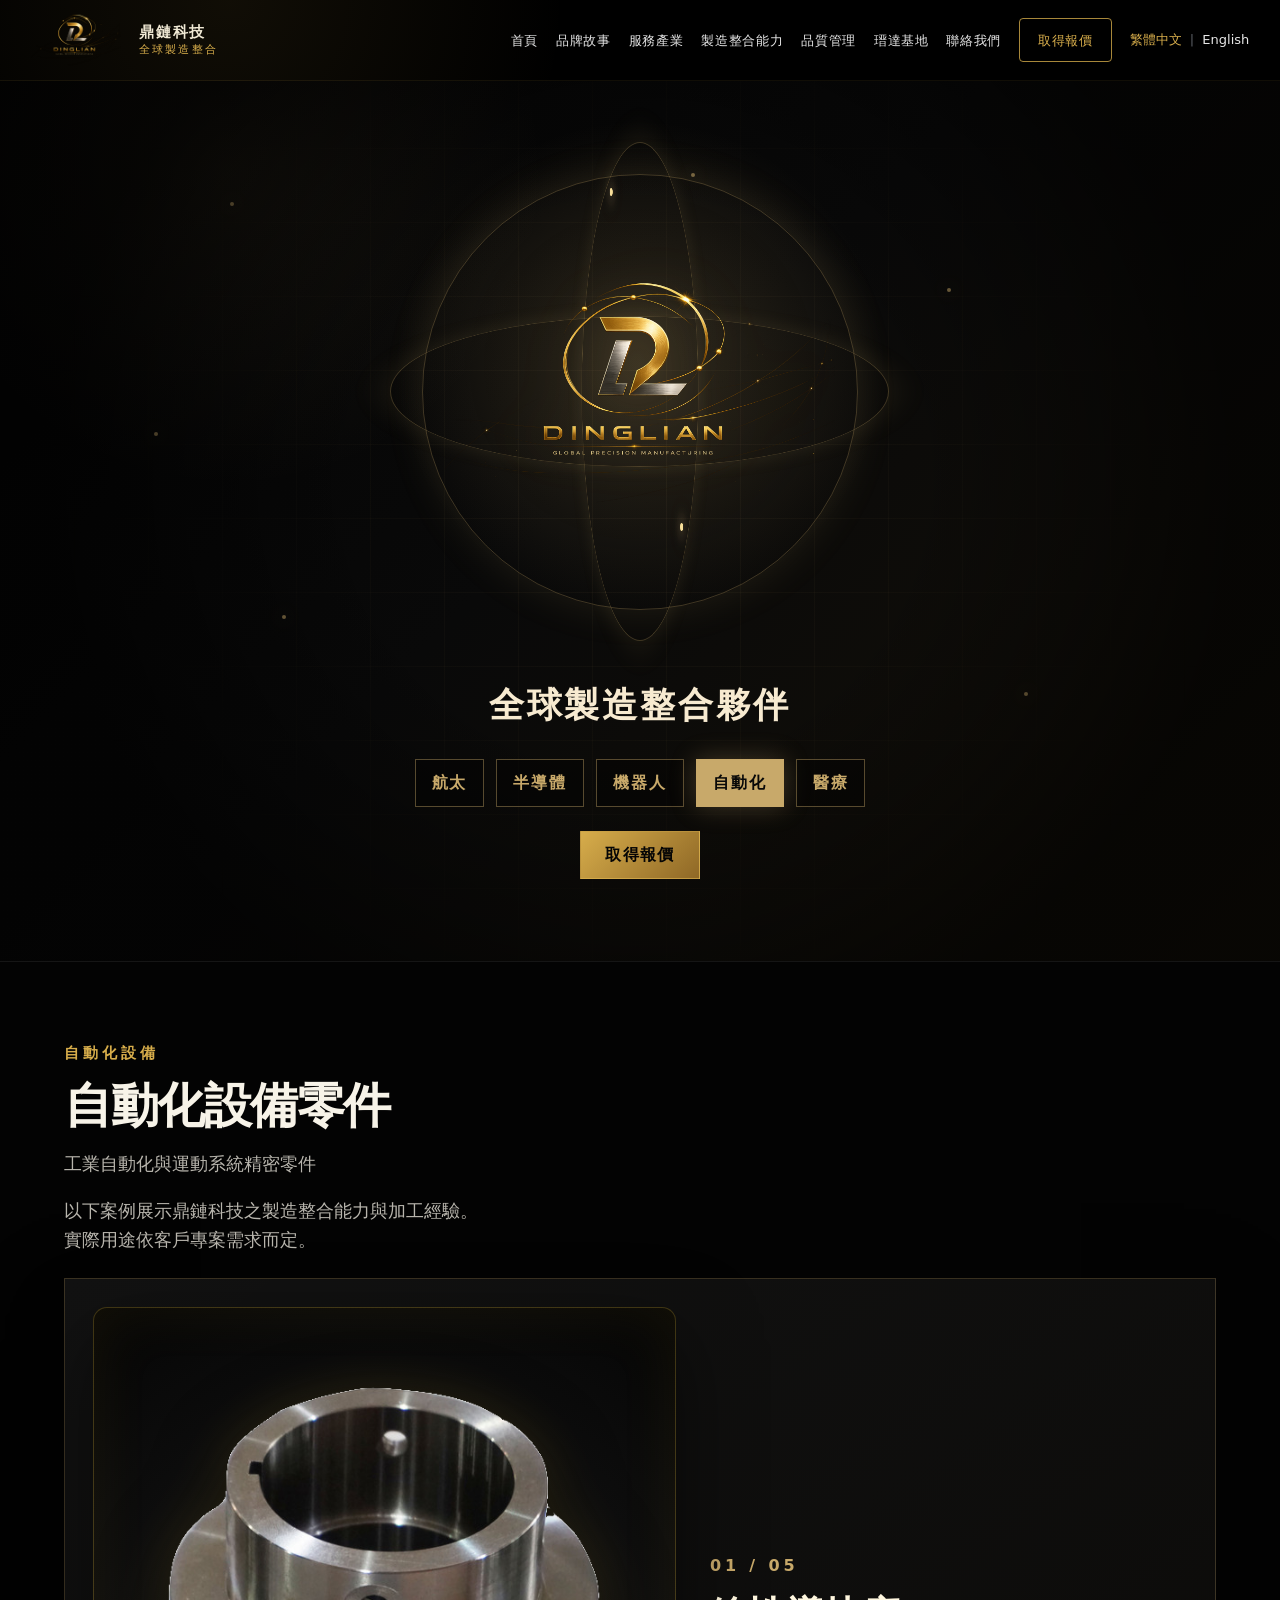
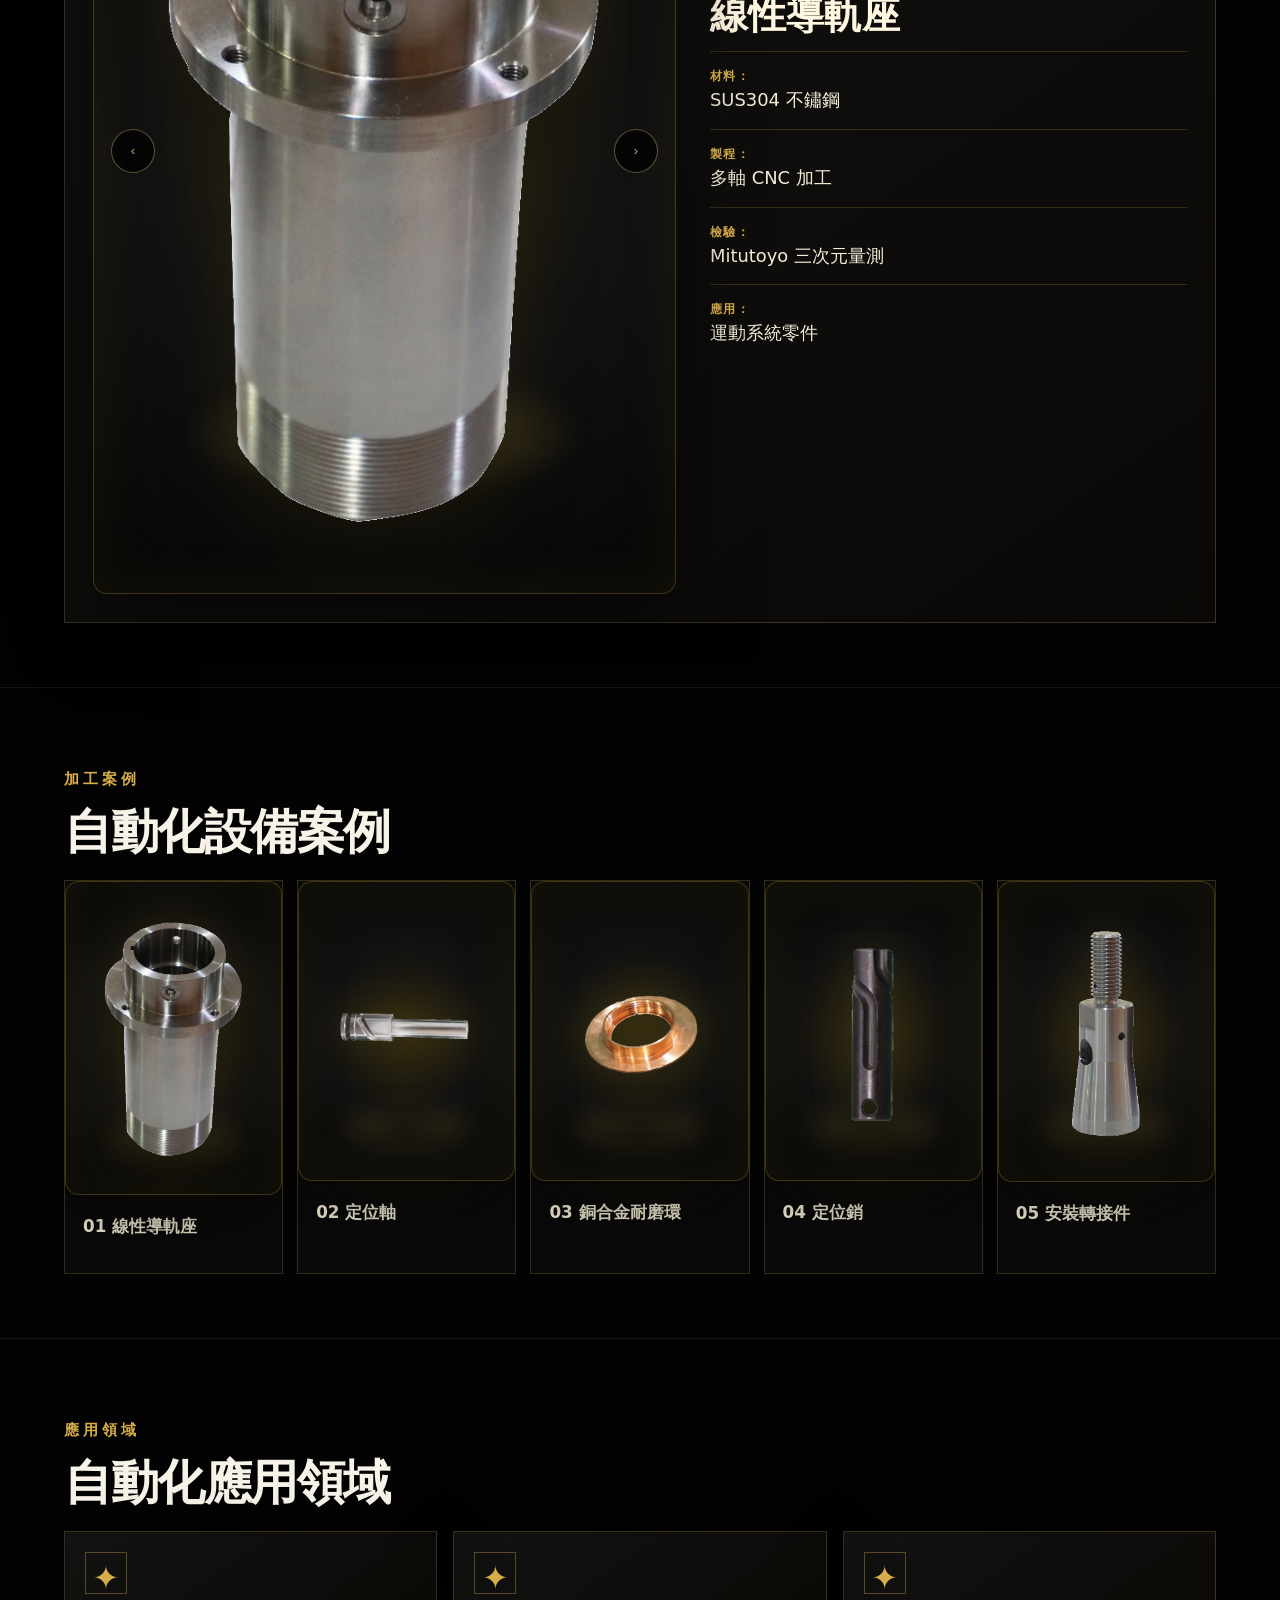
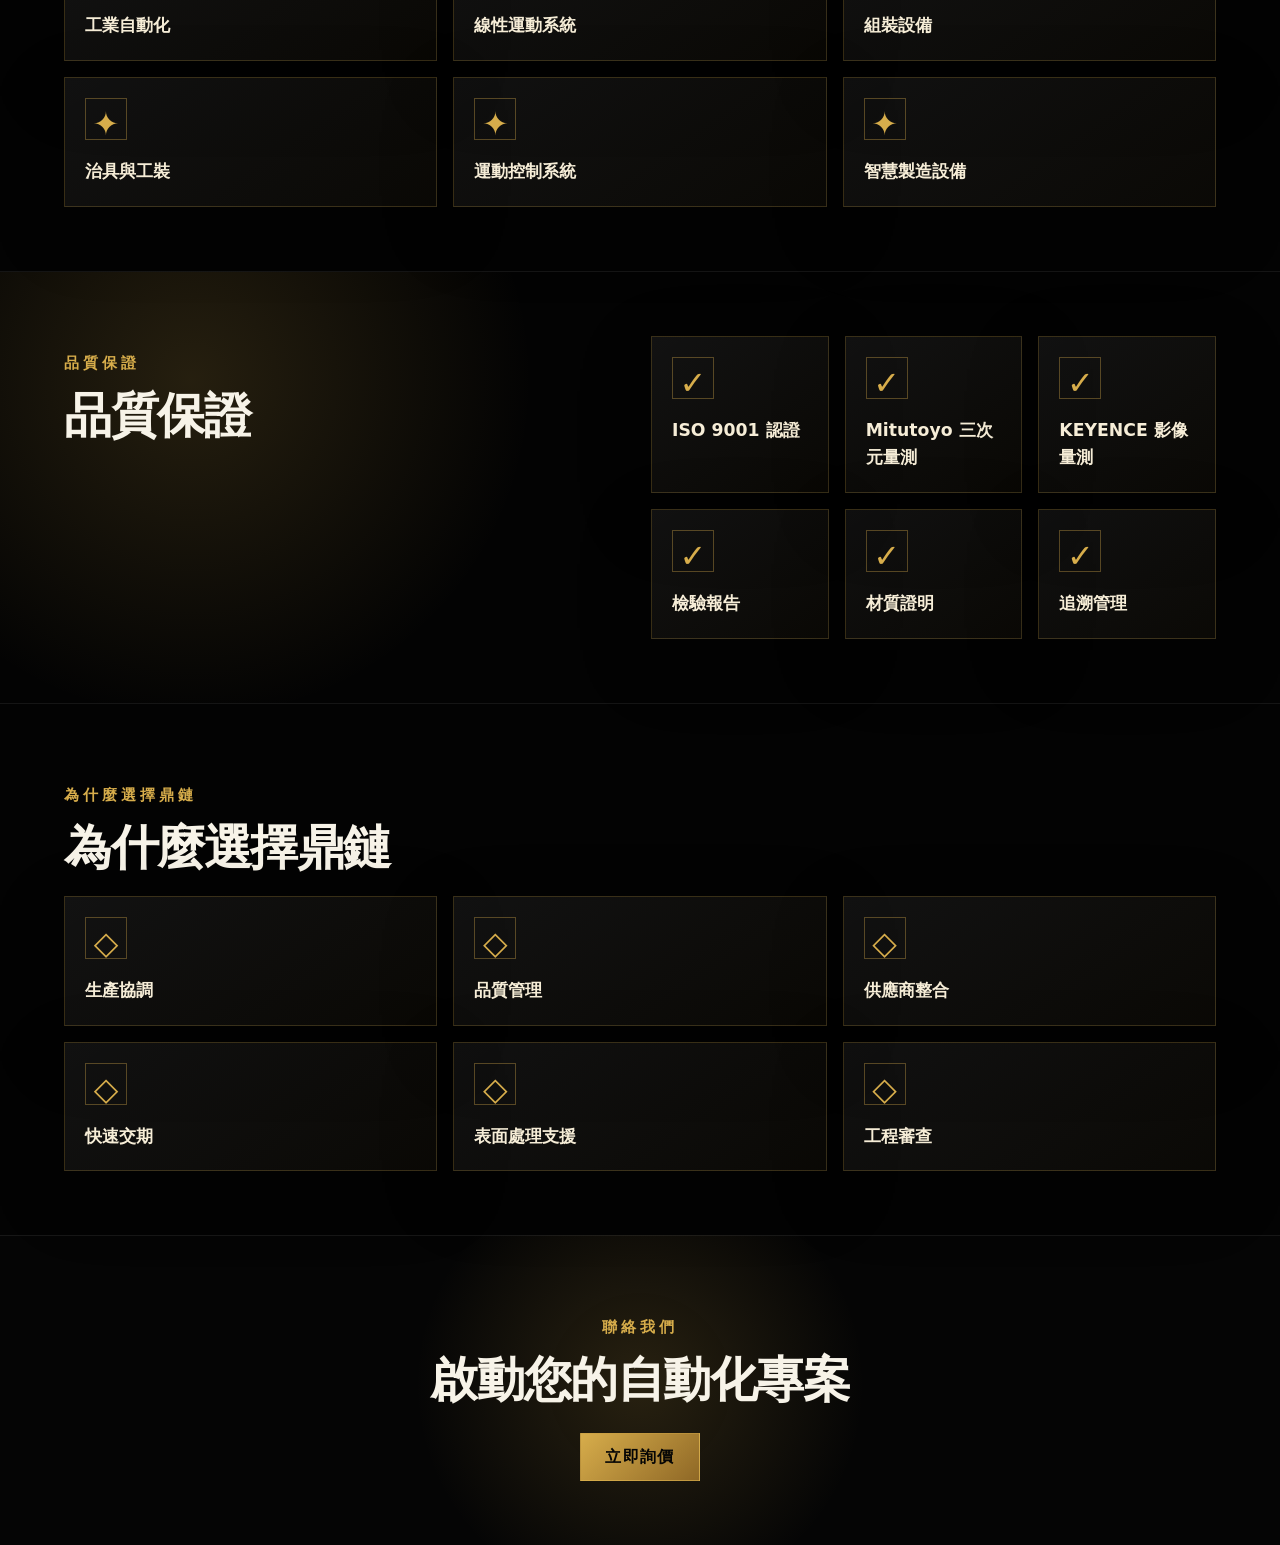
<file: industries/automation/index.html>
<!doctype html>
<html lang="en">
  <head>
    <meta charset="utf-8" />
    <meta name="viewport" content="width=device-width, initial-scale=1" />
    <title>Automation Equipment Components | DINGLIAN TECHNOLOGY</title>
    <meta
      name="description"
      content="Premium automation equipment component portfolio page for DINGLIAN TECHNOLOGY."
    />
    <link rel="icon" type="image/png" href="../../dinglian-logo.png" />
    <link rel="apple-touch-icon" href="../../dinglian-logo.png" />
    <link rel="stylesheet" href="../../styles.css" />
    <style>
      body {
        background: #030303;
      }
      .aero-page .site-header {
        background:
          radial-gradient(circle at 18% 0%, rgba(215, 173, 75, 0.08), transparent 32%),
          #000;
        border-bottom: 1px solid rgba(215, 173, 75, 0.08);
        backdrop-filter: blur(10px);
      }
      .aero-page .nav-panel {
        display: flex;
      }
      .mobile-close {
        display: none;
      }
      .aero-section {
        padding: 64px clamp(22px, 5vw, 78px);
        border-top: 1px solid rgba(255, 255, 255, 0.07);
      }
      .aero-hero {
        min-height: 100vh;
        display: grid;
        place-items: center;
        padding: 132px clamp(22px, 6vw, 92px) 82px;
        background:
          radial-gradient(
            circle at 50% 38%,
            rgba(200, 169, 106, 0.2),
            transparent 28%
          ),
          radial-gradient(
            circle at 18% 18%,
            rgba(200, 169, 106, 0.08),
            transparent 24%
          ),
          linear-gradient(135deg, #020202 0%, #090909 48%, #151109 100%);
        position: relative;
        overflow: hidden;
        text-align: center;
      }
      .aero-hero::before {
        content: "";
        position: absolute;
        inset: 0;
        background-image:
          linear-gradient(rgba(200, 169, 106, 0.06) 1px, transparent 1px),
          linear-gradient(90deg, rgba(200, 169, 106, 0.06) 1px, transparent 1px);
        background-size: 74px 74px;
        mask-image: radial-gradient(
          circle at center,
          black 0%,
          transparent 76%
        );
      }
      .aero-hero::after {
        content: "";
        position: absolute;
        inset: 0;
        background: radial-gradient(
          circle at center,
          transparent 0 34%,
          rgba(0, 0, 0, 0.62) 74%
        );
        pointer-events: none;
      }
      .hero-particles span {
        position: absolute;
        width: 4px;
        height: 4px;
        border-radius: 999px;
        background: #c8a96a;
        box-shadow: 0 0 18px rgba(200, 169, 106, 0.72);
        opacity: 0.6;
        animation: particleDrift 9s ease-in-out infinite alternate;
      }
      .hero-particles span:nth-child(1) {
        top: 21%;
        left: 18%;
        animation-delay: -1s;
      }
      .hero-particles span:nth-child(2) {
        top: 30%;
        left: 74%;
        animation-delay: -3s;
      }
      .hero-particles span:nth-child(3) {
        top: 64%;
        left: 22%;
        animation-delay: -5s;
      }
      .hero-particles span:nth-child(4) {
        top: 72%;
        left: 80%;
        animation-delay: -2s;
      }
      .hero-particles span:nth-child(5) {
        top: 45%;
        left: 12%;
        animation-delay: -4s;
      }
      .hero-particles span:nth-child(6) {
        top: 18%;
        left: 54%;
        animation-delay: -6s;
      }
      .hero-logo-showcase {
        position: relative;
        z-index: 2;
        display: grid;
        place-items: center;
        gap: 24px;
        width: min(860px, 100%);
      }
      .logo-orbit {
        position: relative;
        width: min(520px, 72vw);
        aspect-ratio: 1;
        display: grid;
        place-items: center;
      }
      .logo-orbit::before,
      .logo-orbit::after,
      .orbit-ring {
        content: "";
        position: absolute;
        inset: 8%;
        border: 1px solid rgba(200, 169, 106, 0.28);
        border-radius: 50%;
        box-shadow: 0 0 42px rgba(200, 169, 106, 0.12);
        animation: orbitSpin 24s linear infinite;
      }
      .logo-orbit::after {
        inset: 17% 2%;
        transform: rotateX(64deg);
        animation-duration: 32s;
        animation-direction: reverse;
      }
      .orbit-ring {
        inset: 2% 20%;
        transform: rotateY(68deg);
        animation-duration: 38s;
      }
      .hero-logo-card {
        position: relative;
        z-index: 2;
        width: min(390px, 58vw);
        padding: 0;
        border: 0;
        border-radius: 0;
        background: transparent;
        box-shadow: none;
      }
      .hero-logo-card img {
        width: 100%;
        height: auto;
        display: block;
        filter: drop-shadow(0 0 24px rgba(200, 169, 106, 0.22));
        animation: logoFloat 5s ease-in-out infinite alternate;
      }
      .hero-subtitle {
        color: #f7ead0;
        font-size: clamp(1.35rem, 2.7vw, 2.65rem);
        font-weight: 850;
        letter-spacing: 0.08em;
        text-transform: uppercase;
        margin: 0;
      }
      .hero-tags {
        display: flex;
        justify-content: center;
        flex-wrap: wrap;
        gap: 12px;
      }
      .hero-tags a {
        border: 1px solid rgba(200, 169, 106, 0.42);
        color: #c8a96a;
        padding: 10px 16px;
        background: rgba(0, 0, 0, 0.42);
        font-weight: 800;
        letter-spacing: 0.12em;
        text-transform: uppercase;
        cursor: pointer;
        transition:
          border-color 0.25s ease,
          box-shadow 0.25s ease,
          background 0.25s ease,
          color 0.25s ease,
          transform 0.25s ease;
      }
      .hero-tags a:hover {
        border-color: rgba(200, 169, 106, 0.92);
        box-shadow: 0 0 24px rgba(200, 169, 106, 0.26);
        transform: translateY(-2px);
      }
      .hero-tags a.active {
        background: #c8a96a;
        border-color: #c8a96a;
        color: #080808;
        box-shadow: 0 0 26px rgba(200, 169, 106, 0.28);
      }
      @keyframes orbitSpin {
        to {
          transform: rotate(360deg);
        }
      }
      @keyframes logoFloat {
        to {
          transform: translateY(-10px);
        }
      }
      @keyframes particleDrift {
        to {
          transform: translate3d(28px, -24px, 0);
          opacity: 1;
        }
      }
      .component-shell {
        background: radial-gradient(
          circle at center,
          rgba(212, 175, 55, 0.12) 0%,
          rgba(10, 10, 10, 1) 70%
        );
        border: 1px solid rgba(215, 173, 75, 0.34);
        box-shadow:
          0 30px 90px rgba(0, 0, 0, 0.5),
          0 0 70px rgba(212, 175, 55, 0.08);
        padding: 30px;
      }
      .aero-page .image-wrap {
        background: radial-gradient(
          circle at center,
          rgba(212, 175, 55, 0.16) 0%,
          rgba(18, 18, 18, 1) 45%,
          rgba(5, 5, 5, 1) 100%
        );
        padding: 28px;
        border: 1px solid rgba(212, 175, 55, 0.28);
        border-radius: 14px;
        box-shadow:
          inset 0 0 60px rgba(212, 175, 55, 0.08),
          0 30px 80px rgba(0, 0, 0, 0.5);
        display: flex;
        align-items: center;
        justify-content: center;
        min-height: 360px;
        overflow: hidden;
        position: relative;
      }
      .aero-page .image-wrap::after {
        content: "";
        position: absolute;
        left: 50%;
        bottom: 11%;
        width: 68%;
        height: 14%;
        transform: translateX(-50%);
        border-radius: 50%;
        background: radial-gradient(
          ellipse at center,
          rgba(0, 0, 0, 0.7) 0%,
          rgba(212, 175, 55, 0.16) 46%,
          transparent 72%
        );
        filter: blur(12px);
        pointer-events: none;
        z-index: 0;
      }
      .aero-page .image-wrap img {
        width: 100%;
        height: auto;
        object-fit: contain;
        opacity: 1 !important;
        filter: drop-shadow(0 24px 35px rgba(0, 0, 0, 0.55))
          drop-shadow(0 0 20px rgba(212, 175, 55, 0.16)) !important;
        position: relative;
        z-index: 1;
        transition: all 0.3s ease;
      }
      .component-shell:hover img,
      .project-card:hover img {
        transform: scale(1.04);
      }
      .aero-heading {
        max-width: 920px;
        margin-bottom: 24px;
      }
      .aero-page .eyebrow {
        font-size: 15px;
        font-weight: 700;
        letter-spacing: 4px;
        text-transform: uppercase;
      }
      .aero-heading h2,
      .quality-copy h2,
      .cta h2 {
        margin: 0;
        font-size: 48px;
        line-height: 1.05;
        font-weight: 850;
        letter-spacing: -0.03em;
      }
      .featured {
        display: grid;
        grid-template-columns: 1.1fr 0.9fr;
        gap: 24px;
        border: 1px solid rgba(215, 173, 75, 0.22);
        background: linear-gradient(
          145deg,
          rgba(255, 255, 255, 0.07),
          rgba(255, 255, 255, 0.025)
        );
        padding: clamp(16px, 2.4vw, 30px);
      }
      .featured .image-wrap {
        min-height: 540px;
      }
      .tech-panel {
        display: grid;
        align-content: center;
        gap: 14px;
      }
      .tech-row {
        border-top: 1px solid rgba(215, 173, 75, 0.2);
        padding-top: 14px;
      }
      .tech-row strong {
        display: block;
        color: var(--gold);
        letter-spacing: 0.12em;
        text-transform: uppercase;
        font-size: 0.78rem;
      }
      .tech-row span {
        color: #f6edd7;
        font-size: 1.12rem;
      }
      .portfolio-showcase {
        display: grid;
        grid-template-columns: 1.1fr 0.9fr;
        gap: clamp(18px, 3vw, 34px);
        align-items: stretch;
        border: 1px solid rgba(200, 169, 106, 0.24);
        background: linear-gradient(
          145deg,
          rgba(255, 255, 255, 0.06),
          rgba(200, 169, 106, 0.035)
        );
        padding: clamp(16px, 2.5vw, 28px);
        box-shadow: 0 34px 90px rgba(0, 0, 0, 0.42);
      }
      .carousel-stage {
        position: relative;
      }
      .carousel-stage .image-wrap {
        min-height: 590px;
      }
      .carousel-stage img {
        width: 115%;
        max-width: 115%;
        opacity: 1;
        transition:
          opacity 0.45s ease,
          transform 0.45s ease;
      }
      .carousel-stage img.is-fading {
        opacity: 0;
        transform: scale(0.985);
      }
      .carousel-arrow {
        position: absolute;
        top: 50%;
        transform: translateY(-50%);
        z-index: 3;
        width: 44px;
        height: 44px;
        border-radius: 999px;
        border: 1px solid rgba(200, 169, 106, 0.46);
        color: #c8a96a;
        background: rgba(0, 0, 0, 0.72);
        cursor: pointer;
      }
      .carousel-arrow.prev {
        left: 18px;
      }
      .carousel-arrow.next {
        right: 18px;
      }
      .portfolio-info {
        display: grid;
        align-content: center;
        gap: 16px;
      }
      .slide-counter {
        color: #c8a96a;
        font-weight: 800;
        letter-spacing: 0.24em;
      }
      .slide-title {
        margin: 0;
        color: #fff7df;
        font-size: clamp(1.8rem, 3vw, 3rem);
        line-height: 1.05;
      }
      .gallery-grid {
        display: grid;
        grid-template-columns: repeat(5, 1fr);
        gap: 14px;
      }
      .project-card {
        border: 1px solid rgba(215, 173, 75, 0.2);
        background: radial-gradient(
          circle at center,
          rgba(212, 175, 55, 0.12) 0%,
          rgba(10, 10, 10, 1) 70%
        );
        transition:
          transform 0.28s ease,
          border-color 0.28s ease,
          box-shadow 0.28s ease;
        overflow: hidden;
      }
      .project-card:hover {
        transform: translateY(-7px);
        border-color: rgba(215, 173, 75, 0.72);
        box-shadow: 0 24px 76px rgba(0, 0, 0, 0.4);
      }
      .project-card .image-wrap {
        min-height: 300px;
        padding: 24px;
      }
      .project-card h3 {
        margin: 0;
        min-height: 78px;
        padding: 18px;
        color: #fff7df;
        font-size: 1.05rem;
      }
      .capability-grid,
      .quality-grid,
      .why-grid {
        display: grid;
        gap: 16px;
      }
      .capability-grid,
      .quality-grid {
        grid-template-columns: repeat(3, 1fr);
      }
      .why-grid {
        grid-template-columns: repeat(3, 1fr);
      }
      .info-card {
        border: 1px solid rgba(215, 173, 75, 0.22);
        background: linear-gradient(
          145deg,
          rgba(255, 255, 255, 0.06),
          rgba(215, 173, 75, 0.035)
        );
        padding: 20px;
        min-height: 112px;
        box-shadow: 0 22px 70px rgba(0, 0, 0, 0.28);
      }
      .info-card .icon {
        width: 42px;
        height: 42px;
        border: 1px solid rgba(215, 173, 75, 0.36);
        display: grid;
        place-items: center;
        color: var(--gold);
        margin-bottom: 18px;
      }
      .info-card h3 {
        margin: 0;
        color: #f6edd7;
        font-size: 1.08rem;
      }
      .cta {
        text-align: center;
        background:
          radial-gradient(
            circle at 50% 48%,
            rgba(215, 173, 75, 0.17),
            transparent 34%
          ),
          #050505;
      }
      .cta h2 {
        margin-bottom: 28px;
      }
      @media (max-width: 1050px) {
        .aero-page .nav-toggle {
          display: grid;
          place-items: center;
          width: 44px;
          height: 44px;
          border: 1px solid rgba(200, 169, 106, 0.62);
          color: #c8a96a;
          background: rgba(0, 0, 0, 0.42);
          font-size: 1.35rem;
          cursor: pointer;
          position: relative;
          z-index: 1001;
        }
        .aero-page .nav-panel {
          position: fixed;
          inset: 0;
          z-index: 1000;
          display: none;
          flex-direction: column;
          align-items: center;
          justify-content: center;
          gap: 22px;
          min-height: 100vh;
          padding: 92px 28px 44px;
          background:
            radial-gradient(
              circle at 50% 18%,
              rgba(200, 169, 106, 0.14),
              transparent 28%
            ),
            rgba(0, 0, 0, 0.97);
          border: 0;
          text-align: center;
          font-size: 0.95rem;
          letter-spacing: 0.18em;
        }
        .aero-page .nav-panel.open {
          display: flex;
        }
        .aero-page .nav-panel a {
          width: min(320px, 88vw);
          padding: 13px 18px;
          border-bottom: 1px solid rgba(200, 169, 106, 0.18);
        }
        .aero-page .nav-panel .quote-link {
          border: 1px solid rgba(200, 169, 106, 0.72);
          margin-top: 8px;
        }
        .aero-page .language-switcher {
          margin-top: 10px;
          font-size: 0.95rem;
        }
        .mobile-close {
          position: absolute;
          top: 24px;
          right: 24px;
          display: grid;
          place-items: center;
          width: 44px;
          height: 44px;
          border: 1px solid rgba(200, 169, 106, 0.62);
          color: #c8a96a;
          background: rgba(0, 0, 0, 0.58);
          font-size: 1.9rem;
          cursor: pointer;
        }
      }
      @media (max-width: 1120px) {
        .portfolio-showcase {
          grid-template-columns: 1fr;
        }
        .gallery-grid {
          grid-template-columns: repeat(2, 1fr);
        }
        .capability-grid,
        .quality-grid,
        .why-grid {
          grid-template-columns: repeat(2, 1fr);
        }
      }
      @media (max-width: 680px) {
        .gallery-grid,
        .capability-grid,
        .quality-grid,
        .why-grid {
          grid-template-columns: 1fr;
        }
        .aero-section {
          padding: 46px 20px;
        }
        .aero-heading {
          margin-bottom: 18px;
        }
        .logo-orbit {
          width: min(390px, 88vw);
        }
        .hero-logo-card {
          width: min(280px, 64vw);
        }
        .hero-subtitle {
          font-size: 1rem;
          letter-spacing: 0.05em;
        }
        .hero-tags {
          gap: 8px;
        }
        .hero-tags a {
          min-width: calc(50% - 6px);
          padding: 10px 10px;
          font-size: 0.72rem;
          text-align: center;
        }
        .image-wrap,
        .featured .image-wrap,
        .carousel-stage .image-wrap {
          min-height: 260px;
          padding: 18px;
        }
        .carousel-stage img {
          width: 110%;
          max-width: 110%;
        }
        .project-card .image-wrap {
          min-height: 240px;
        }
        .aero-hero {
          min-height: 70vh;
          padding-top: 96px;
          padding-bottom: 44px;
        }
        .aero-copy h1 {
          font-size: 42px;
        }
        .aero-heading h2,
        .quality-copy h2,
        .cta h2 {
          font-size: 34px;
        }
      }
    </style>
  </head>
  <body class="aero-page">
    <header class="site-header scrolled" id="siteHeader">
      <nav class="navbar" aria-label="Primary navigation">
        <a
          class="brand"
          href="../../index.html#home"
          aria-label="Dinglian Technology home"
        >
          <img src="../../dinglian-logo.png" alt="DINGLIAN TECHNOLOGY logo" />
          <span
            ><strong data-i18n="brand.name">DINGLIAN</strong
            ><small data-i18n="brand.subname">TECHNOLOGY</small></span
          >
        </a>
        <button
          class="nav-toggle"
          aria-label="Toggle navigation"
          aria-expanded="false"
        >
          ☰
        </button>
        <div class="nav-panel" id="navPanel">
          <button
            class="mobile-close"
            type="button"
            aria-label="Close navigation"
          >
            ×
          </button>
          <a href="../../index.html#home" data-i18n="nav.home">Home</a>
          <a href="../../index.html#story" data-i18n="nav.story">About</a>
          <a href="../../index.html#industries" data-i18n="nav.industries"
            >Industries</a
          >
          <a href="../../index.html#capabilities" data-i18n="nav.solutions"
            >Capabilities</a
          >
          <a href="../../index.html#quality" data-i18n="nav.quality">Quality</a>
          <a href="https://www.jintat.com" data-i18n="nav.jintat"
            >Jintat Base</a
          >
          <a href="../../index.html#contact" data-i18n="nav.contact">Contact</a>
          <a
            class="quote-link"
            href="../../index.html#contact"
            data-i18n="nav.quote"
            >Get A Quote</a
          >
          <div class="language-switcher" aria-label="Language switcher">
            <button class="lang" data-lang="zh">繁體中文</button><span>|</span
            ><button class="lang active" data-lang="en">English</button>
          </div>
        </div>
      </nav>
    </header>

    <main>
      <section class="aero-hero">
        <div class="hero-particles" aria-hidden="true">
          <span></span><span></span><span></span><span></span><span></span
          ><span></span>
        </div>
        <div class="hero-logo-showcase">
          <div class="logo-orbit" aria-hidden="true">
            <span class="orbit-ring"></span>
            <div class="hero-logo-card">
              <img
                src="../../dinglian-logo.png"
                alt="DINGLIAN TECHNOLOGY logo"
              />
            </div>
          </div>
          <p class="hero-subtitle" data-i18n="hero.subtitle">
            Global Manufacturing Integration Partner
          </p>
          <div class="hero-tags" id="heroTags"></div>
          <a
            class="btn btn-primary"
            href="../../index.html#contact"
            data-i18n="hero.cta"
            >Get A Quote</a
          >
        </div>
      </section>

      <section class="aero-section">
        <div class="aero-heading">
          <p class="eyebrow" data-i18n="portfolio.kicker">
            AUTOMATION EQUIPMENT
          </p>
          <h2 data-i18n="portfolio.title">Automation Equipment Components</h2>
          <p class="section-subtitle" data-i18n="portfolio.subtitle">
            Precision CNC Components for Industrial Automation and Motion
            Control Systems
          </p>
          <p
            class="section-subtitle case-disclaimer"
            data-i18n="portfolio.disclaimer"
          >
            The following examples demonstrate Dinglian Technology's
            manufacturing integration capabilities. Final applications may vary
            according to customer requirements.
          </p>
        </div>
        <article class="portfolio-showcase">
          <div class="carousel-stage">
            <div class="image-wrap">
              <img
                id="carouselImage"
                src="../../images/automation/01-automation-linear-guide-housing.png"
                alt="Automation equipment component"
              />
            </div>
            <button
              class="carousel-arrow prev"
              type="button"
              aria-label="Previous automation slide"
            >
              ‹
            </button>
            <button
              class="carousel-arrow next"
              type="button"
              aria-label="Next automation slide"
            >
              ›
            </button>
          </div>
          <div class="portfolio-info">
            <div class="slide-counter" id="slideCounter">01 / 05</div>
            <h3 class="slide-title" id="slideTitle">Linear Guide Housing</h3>
            <div class="tech-panel" id="slideDetails"></div>
          </div>
        </article>
      </section>

      <section class="aero-section">
        <div class="aero-heading">
          <p class="eyebrow" data-i18n="gallery.kicker">SAMPLE PROJECTS</p>
          <h2 data-i18n="gallery.title">Automation Sample Projects</h2>
        </div>
        <div class="gallery-grid" id="galleryGrid"></div>
      </section>

      <section class="aero-section">
        <div class="aero-heading">
          <p class="eyebrow" data-i18n="applications.kicker">APPLICATIONS</p>
          <h2 data-i18n="applications.title">Automation Applications</h2>
        </div>
        <div class="capability-grid" id="applicationsGrid"></div>
      </section>
      <section class="aero-section quality">
        <div class="quality-copy">
          <p class="eyebrow" data-i18n="quality.kicker">Quality</p>
          <h2 data-i18n="quality.title">Quality Assurance</h2>
        </div>
        <div class="quality-grid" id="qualityGrid"></div>
      </section>
      <section class="aero-section">
        <div class="aero-heading">
          <p class="eyebrow" data-i18n="why.kicker">WHY DINGLIAN</p>
          <h2 data-i18n="why.title">Why Dinglian</h2>
        </div>
        <div class="why-grid" id="whyGrid"></div>
      </section>
      <section class="aero-section cta">
        <p class="eyebrow" data-i18n="cta.kicker">Contact</p>
        <h2 data-i18n="cta.title">Start Your Automation Project</h2>
        <a
          class="btn btn-primary"
          href="../../index.html#contact"
          data-i18n="cta.button"
          >Get A Quote</a
        >
      </section>
    </main>

    <script>
      const translations = {
        en: {
          "brand.name": "DINGLIAN",
          "brand.subname": "TECHNOLOGY",
          "nav.home": "Home",
          "nav.story": "About",
          "nav.industries": "Industries",
          "nav.solutions": "Capabilities",
          "nav.quality": "Quality",
          "nav.jintat": "Jintat Base",
          "nav.contact": "Contact",
          "nav.quote": "Get A Quote",
          "hero.subtitle": "Global Manufacturing Integration Partner",
          "hero.cta": "Get A Quote",
          "portfolio.kicker": "AUTOMATION EQUIPMENT",
          "portfolio.title": "Automation Equipment Components",
          "portfolio.subtitle": "Precision Components for Industrial Automation and Motion Systems",
          "portfolio.disclaimer":
            "The following examples demonstrate Dinglian Technology's manufacturing integration capabilities.<br>Final applications may vary according to customer requirements.",
          "slide.materialLabel": "Material:",
          "slide.processLabel": "Process:",
          "slide.inspectionLabel": "Inspection:",
          "slide.applicationLabel": "Application:",
          "gallery.kicker": "SAMPLE PROJECTS",
          "gallery.title": "Automation Sample Projects",
          "applications.kicker": "APPLICATIONS",
          "applications.title": "Automation Applications",
          "quality.kicker": "QUALITY",
          "quality.title": "Quality Assurance",
          "why.kicker": "WHY DINGLIAN",
          "why.title": "Why Dinglian",
          "cta.kicker": "CONTACT",
          "cta.title": "Start Your Automation Project",
          "cta.button": "Get A Quote",
        },
        zh: {
          "brand.name": "鼎鏈科技",
          "brand.subname": "全球製造整合",
          "nav.home": "首頁",
          "nav.story": "品牌故事",
          "nav.industries": "服務產業",
          "nav.solutions": "製造整合能力",
          "nav.quality": "品質管理",
          "nav.jintat": "瑨達基地",
          "nav.contact": "聯絡我們",
          "nav.quote": "取得報價",
          "hero.subtitle": "全球製造整合夥伴",
          "hero.cta": "取得報價",
          "portfolio.kicker": "自動化設備",
          "portfolio.title": "自動化設備零件",
          "portfolio.subtitle": "工業自動化與運動系統精密零件",
          "portfolio.disclaimer":
            "以下案例展示鼎鏈科技之製造整合能力與加工經驗。<br>實際用途依客戶專案需求而定。",
          "slide.materialLabel": "材料：",
          "slide.processLabel": "製程：",
          "slide.inspectionLabel": "檢驗：",
          "slide.applicationLabel": "應用：",
          "gallery.kicker": "加工案例",
          "gallery.title": "自動化設備案例",
          "applications.kicker": "應用領域",
          "applications.title": "自動化應用領域",
          "quality.kicker": "品質保證",
          "quality.title": "品質保證",
          "why.kicker": "為什麼選擇鼎鏈",
          "why.title": "為什麼選擇鼎鏈",
          "cta.kicker": "聯絡我們",
          "cta.title": "啟動您的自動化專案",
          "cta.button": "立即詢價",
        },
      };
      const data = {
        en: {
          industryNav: [
            { label: "AEROSPACE", href: "../aerospace/", slug: "aerospace" },
            {
              label: "SEMICONDUCTOR",
              href: "../semiconductor/",
              slug: "semiconductor",
            },
            { label: "ROBOTICS", href: "../robotics/", slug: "robotics" },
            { label: "AUTOMATION", href: "../automation/", slug: "automation" },
            { label: "MEDICAL", href: "../medical/", slug: "medical" },
          ],
          activeIndustry: "automation",
          slides: [
            {
              title: "Linear Guide Housing",
              image:
                "../../images/automation/01-automation-linear-guide-housing.png",
              material: "SUS304 Stainless Steel",
              process: "Multi-Axis CNC Machining",
              inspection: "Mitutoyo CMM Inspection",
              application: "Motion System Component",
            },
            {
              title: "Positioning Shaft",
              image: "../../images/automation/02-automation-drive-shaft.png",
              material: "SCM440 Alloy Steel",
              process: "Precision CNC Turning",
              inspection: "Mitutoyo CMM Inspection",
              application: "Positioning Mechanism Component",
            },
            {
              title: "Bronze Wear Ring",
              image:
                "../../images/automation/03-automation-bronze-bearing-ring.png",
              material: "Bronze",
              process: "Precision CNC Turning",
              inspection: "Mitutoyo CMM Inspection",
              application: "Bearing Assembly Component",
            },
            {
              title: "Positioning Pin",
              image:
                "../../images/automation/04-automation-positioning-pin.png",
              material: "SKD11 Tool Steel",
              process: "Precision Grinding + CNC Machining",
              inspection: "Mitutoyo CMM Inspection",
              application: "Fixture Positioning System",
            },
            {
              title: "Mounting Adapter",
              image:
                "../../images/automation/05-automation-actuator-connector.png",
              material: "SUS304 Stainless Steel",
              process: "Precision CNC Machining",
              inspection: "Mitutoyo CMM Inspection",
              application: "Actuator Assembly Component",
            },
          ],
          gallery: [
            [
              "01 Linear Guide Housing",
              "../../images/automation/01-automation-linear-guide-housing.png",
            ],
            [
              "02 Positioning Shaft",
              "../../images/automation/02-automation-drive-shaft.png",
            ],
            [
              "03 Bronze Wear Ring",
              "../../images/automation/03-automation-bronze-bearing-ring.png",
            ],
            [
              "04 Positioning Pin",
              "../../images/automation/04-automation-positioning-pin.png",
            ],
            [
              "05 Mounting Adapter",
              "../../images/automation/05-automation-actuator-connector.png",
            ],
          ],
          applications: [
            "Industrial Automation",
            "Linear Motion Systems",
            "Assembly Equipment",
            "Fixture and Tooling",
            "Motion Control Systems",
            "Smart Manufacturing Equipment",
          ],
          quality: [
            "ISO 9001 Certified",
            "Mitutoyo CMM Inspection",
            "KEYENCE Measurement System",
            "Inspection Reports",
            "Material Certification",
            "Traceability Management",
          ],
          why: [
            "Production Coordination",
            "Quality Control",
            "Supplier Integration",
            "Rapid Lead Time",
            "Surface Treatment Support",
            "Engineering Review",
          ],
        },
        zh: {
          industryNav: [
            { label: "航太", href: "../aerospace/", slug: "aerospace" },
            {
              label: "半導體",
              href: "../semiconductor/",
              slug: "semiconductor",
            },
            { label: "機器人", href: "../robotics/", slug: "robotics" },
            { label: "自動化", href: "../automation/", slug: "automation" },
            { label: "醫療", href: "../medical/", slug: "medical" },
          ],
          activeIndustry: "automation",
          slides: [
            {
              title: "線性導軌座",
              image:
                "../../images/automation/01-automation-linear-guide-housing.png",
              material: "SUS304 不鏽鋼",
              process: "多軸 CNC 加工",
              inspection: "Mitutoyo 三次元量測",
              application: "運動系統零件",
            },
            {
              title: "定位軸",
              image: "../../images/automation/02-automation-drive-shaft.png",
              material: "SCM440 合金鋼",
              process: "精密 CNC 車削",
              inspection: "Mitutoyo 三次元量測",
              application: "定位機構零件",
            },
            {
              title: "銅合金耐磨環",
              image:
                "../../images/automation/03-automation-bronze-bearing-ring.png",
              material: "Bronze 銅合金",
              process: "精密 CNC 車削",
              inspection: "Mitutoyo 三次元量測",
              application: "軸承組件",
            },
            {
              title: "定位銷",
              image:
                "../../images/automation/04-automation-positioning-pin.png",
              material: "SKD11 工具鋼",
              process: "精密研磨 + CNC 加工",
              inspection: "Mitutoyo 三次元量測",
              application: "治具定位系統",
            },
            {
              title: "安裝轉接件",
              image:
                "../../images/automation/05-automation-actuator-connector.png",
              material: "SUS304 不鏽鋼",
              process: "精密 CNC 加工",
              inspection: "Mitutoyo 三次元量測",
              application: "致動器組件",
            },
          ],
          gallery: [
            [
              "01 線性導軌座",
              "../../images/automation/01-automation-linear-guide-housing.png",
            ],
            [
              "02 定位軸",
              "../../images/automation/02-automation-drive-shaft.png",
            ],
            [
              "03 銅合金耐磨環",
              "../../images/automation/03-automation-bronze-bearing-ring.png",
            ],
            [
              "04 定位銷",
              "../../images/automation/04-automation-positioning-pin.png",
            ],
            [
              "05 安裝轉接件",
              "../../images/automation/05-automation-actuator-connector.png",
            ],
          ],
          applications: [
            "工業自動化",
            "線性運動系統",
            "組裝設備",
            "治具與工裝",
            "運動控制系統",
            "智慧製造設備",
          ],
          quality: [
            "ISO 9001 認證",
            "Mitutoyo 三次元量測",
            "KEYENCE 影像量測",
            "檢驗報告",
            "材質證明",
            "追溯管理",
          ],
          why: [
            "生產協調",
            "品質管理",
            "供應商整合",
            "快速交期",
            "表面處理支援",
            "工程審查",
          ],
        },
      };
      let currentSlide = 0;
      let currentLang = localStorage.getItem("dinglianLang") || "en";
      function renderCarousel(page, dict) {
        const slide = page.slides[currentSlide];
        carouselImage.classList.add("is-fading");
        window.setTimeout(() => {
          carouselImage.src = slide.image;
          carouselImage.alt = slide.title;
          carouselImage.classList.remove("is-fading");
        }, 180);
        slideCounter.textContent = `${String(currentSlide + 1).padStart(2, "0")} / ${String(page.slides.length).padStart(2, "0")}`;
        slideTitle.textContent = slide.title;
        slideDetails.innerHTML = [
          [dict["slide.materialLabel"], slide.material],
          [dict["slide.processLabel"], slide.process],
          [dict["slide.inspectionLabel"], slide.inspection],
          [dict["slide.applicationLabel"], slide.application],
        ]
          .map(
            ([label, value]) =>
              `<div class="tech-row"><strong>${label}</strong><span>${value}</span></div>`,
          )
          .join("");
      }
      function showSlide(direction) {
        const page = data[currentLang];
        currentSlide =
          (currentSlide + direction + page.slides.length) % page.slides.length;
        renderCarousel(page, translations[currentLang]);
      }
      function setLang(lang) {
        currentLang = lang;
        const dict = translations[lang];
        const page = data[lang];
        document.documentElement.lang = lang === "zh" ? "zh-Hant" : "en";
        document
          .querySelectorAll("[data-i18n]")
          .forEach(
            (el) => (el.innerHTML = dict[el.dataset.i18n] || el.innerHTML),
          );
        document
          .querySelectorAll(".lang")
          .forEach((button) =>
            button.classList.toggle("active", button.dataset.lang === lang),
          );
        heroTags.innerHTML = page.industryNav
          .map(
            (item) =>
              `<a href="${item.href}" class="${item.slug === page.activeIndustry ? "active" : ""}" ${item.slug === page.activeIndustry ? 'aria-current="page"' : ""}>${item.label}</a>`,
          )
          .join("");
        renderCarousel(page, dict);
        galleryGrid.innerHTML = page.gallery
          .map(
            ([title, src]) =>
              `<article class="project-card"><div class="image-wrap"><img src="${src}" alt="${title}" /></div><h3>${title}</h3></article>`,
          )
          .join("");
        applicationsGrid.innerHTML = page.applications
          .map(
            (item) =>
              `<article class="info-card"><div class="icon">✦</div><h3>${item}</h3></article>`,
          )
          .join("");
        qualityGrid.innerHTML = page.quality
          .map(
            (item) =>
              `<article class="info-card"><div class="icon">✓</div><h3>${item}</h3></article>`,
          )
          .join("");
        whyGrid.innerHTML = page.why
          .map(
            (item) =>
              `<article class="info-card"><div class="icon">◇</div><h3>${item}</h3></article>`,
          )
          .join("");
        localStorage.setItem("dinglianLang", lang);
      }
      document
        .querySelectorAll(".lang")
        .forEach((button) =>
          button.addEventListener("click", () => setLang(button.dataset.lang)),
        );
      const navToggle = document.querySelector(".nav-toggle");
      const closeMenu = () => {
        navPanel.classList.remove("open");
        navToggle.setAttribute("aria-expanded", "false");
      };
      navToggle.addEventListener("click", () => {
        const open = navPanel.classList.toggle("open");
        navToggle.setAttribute("aria-expanded", open);
      });
      document
        .querySelector(".mobile-close")
        .addEventListener("click", closeMenu);
      navPanel
        .querySelectorAll("a")
        .forEach((link) => link.addEventListener("click", closeMenu));
      document
        .querySelector(".carousel-arrow.prev")
        .addEventListener("click", () => showSlide(-1));
      document
        .querySelector(".carousel-arrow.next")
        .addEventListener("click", () => showSlide(1));
      window.setInterval(() => showSlide(1), 4000);
      setLang(currentLang);
    </script>
  </body>
</html>
</file>
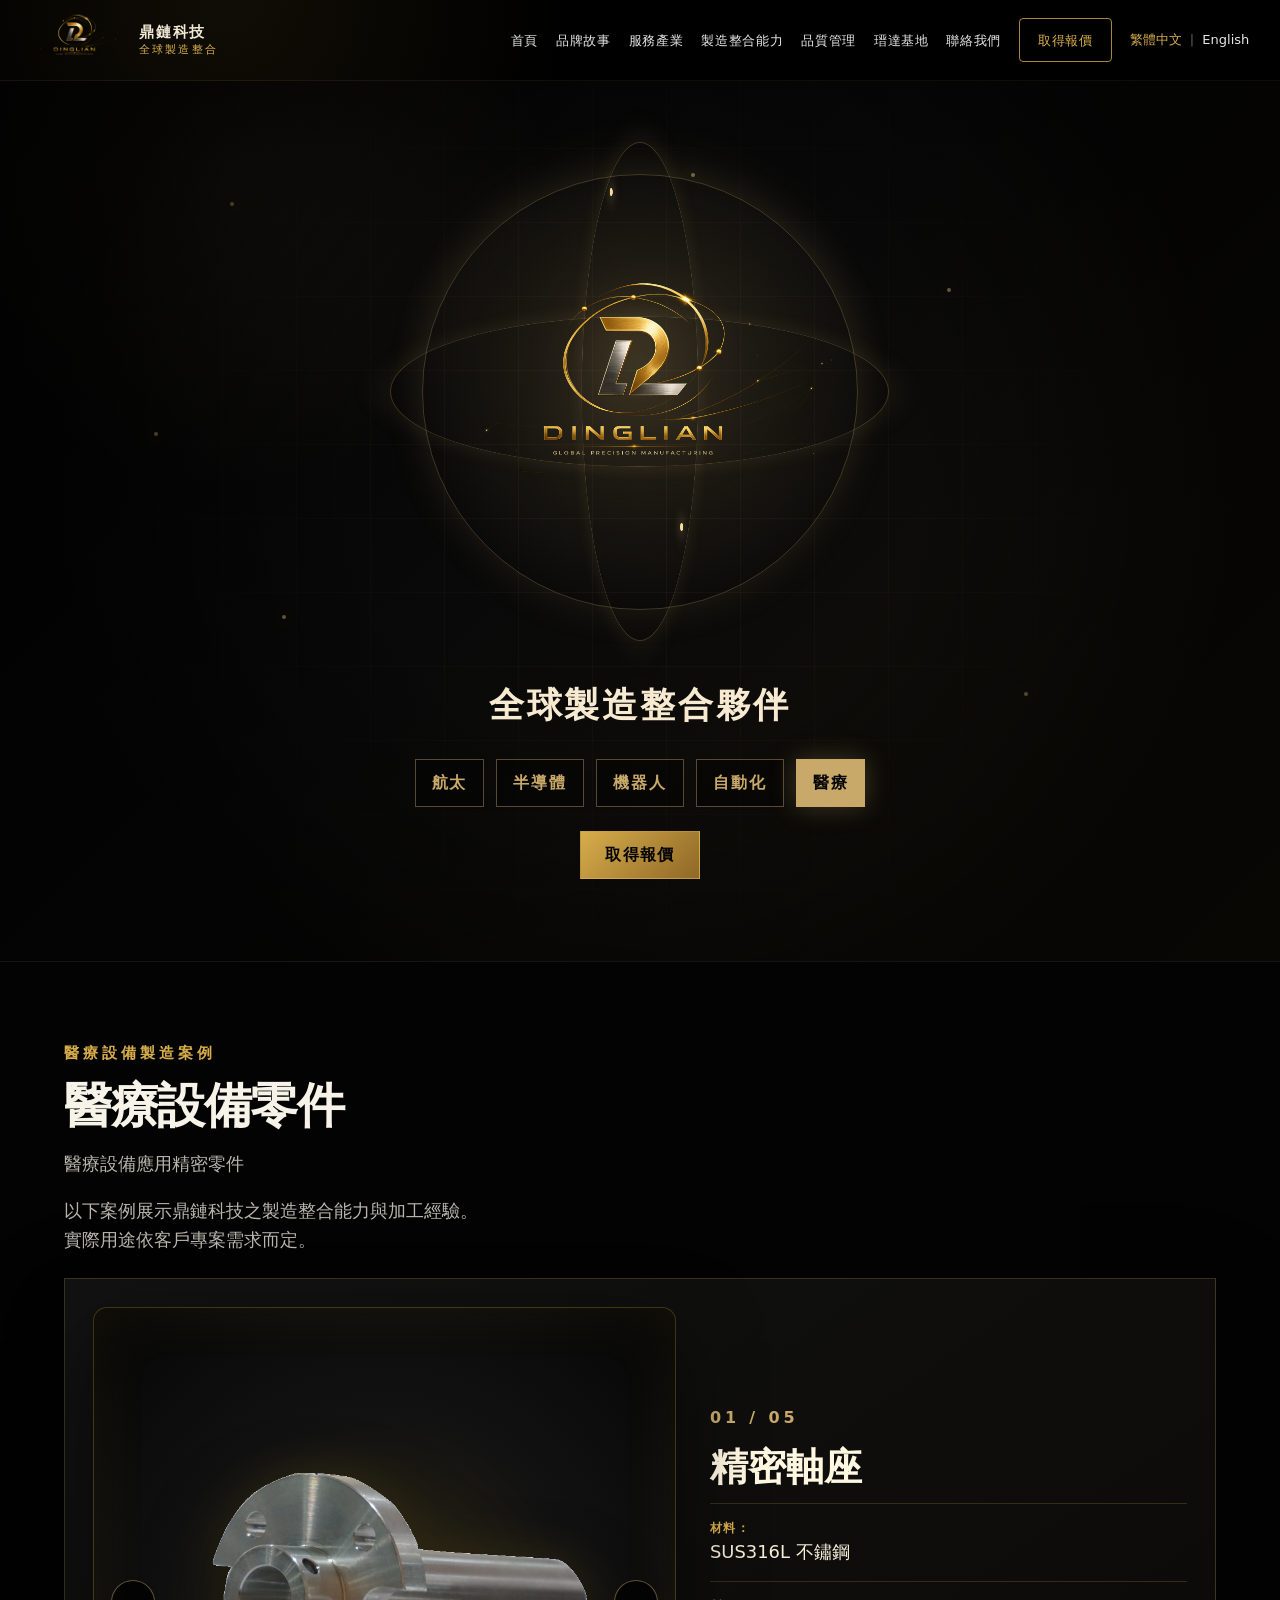
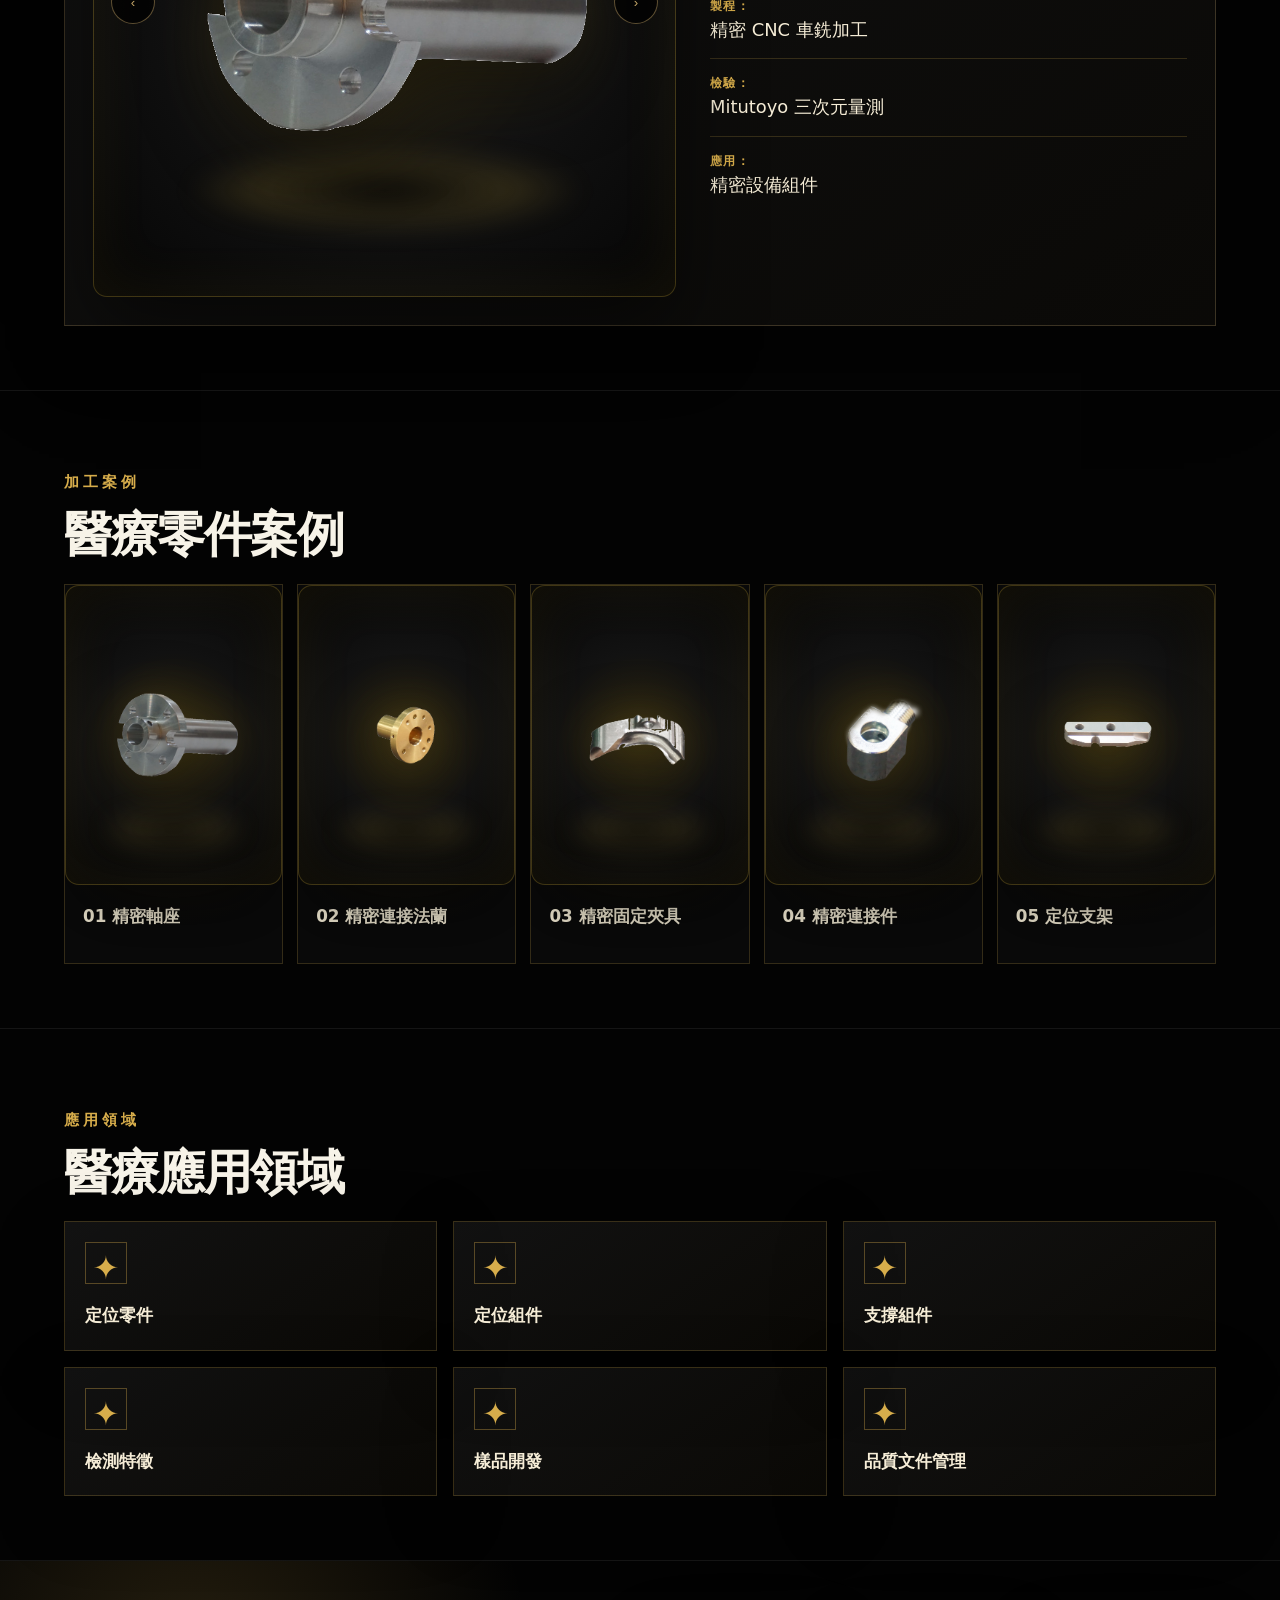
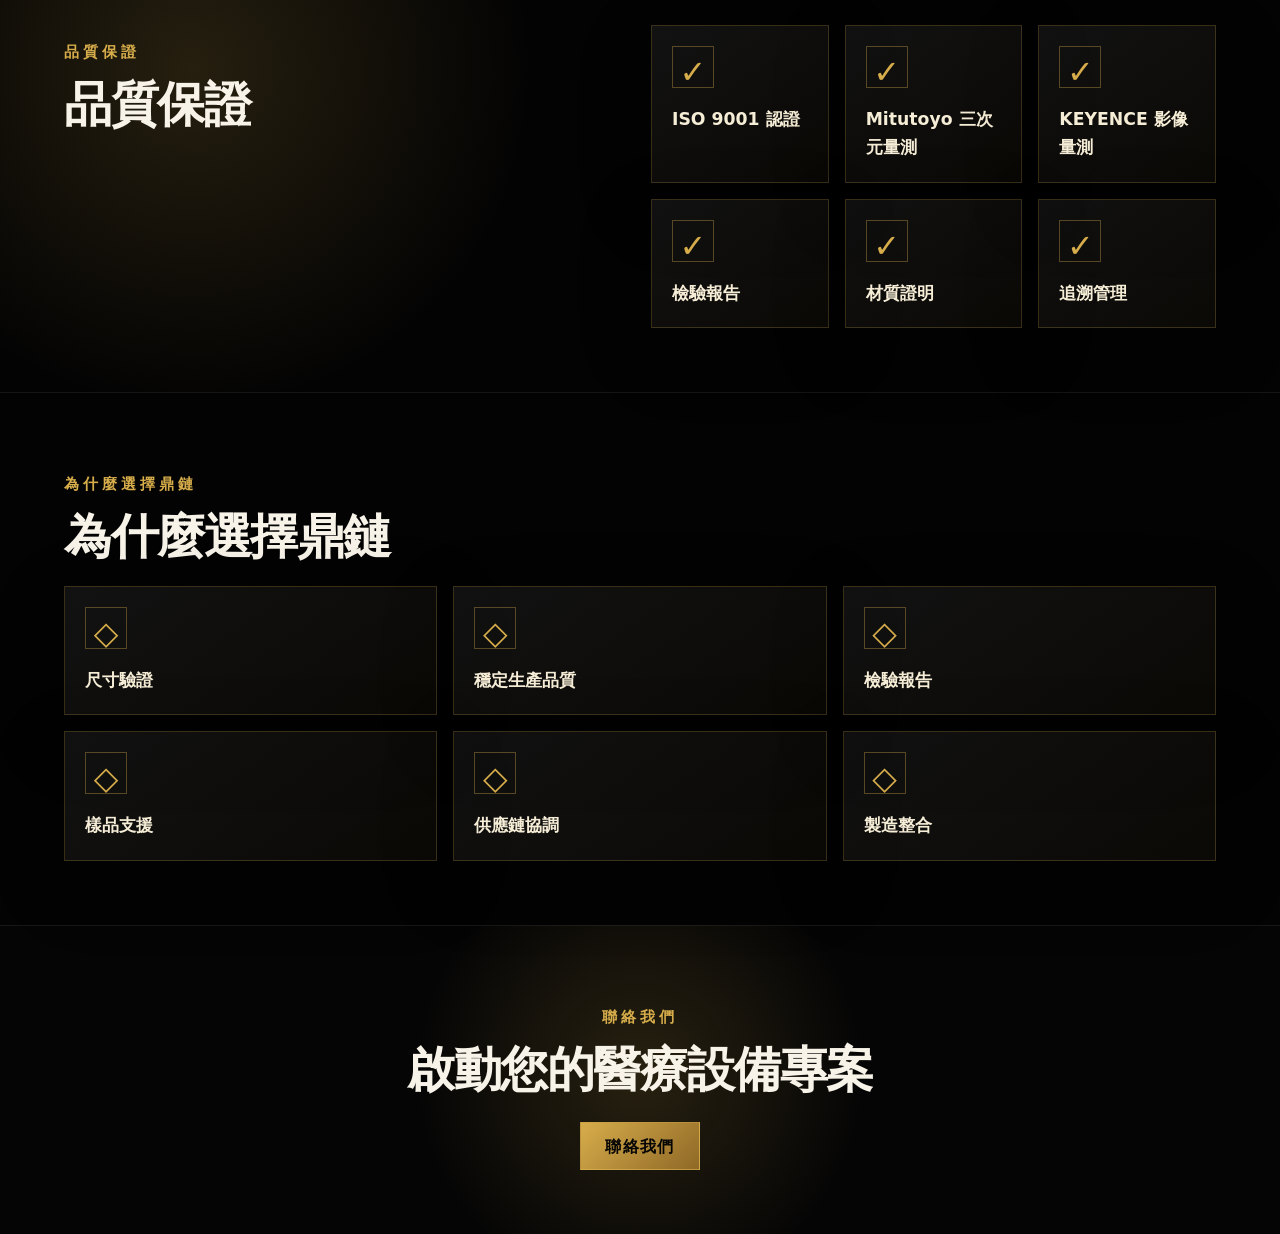
<file: industries/medical/index.html>
<!doctype html>
<html lang="en">
  <head>
    <meta charset="utf-8" />
    <meta name="viewport" content="width=device-width, initial-scale=1" />
    <title>
      Medical Device Components | DINGLIAN TECHNOLOGY
    </title>
    <meta
      name="description"
      content="Premium medical component portfolio page for DINGLIAN TECHNOLOGY."
    />
    <link rel="icon" type="image/png" href="../../dinglian-logo.png" />
    <link rel="apple-touch-icon" href="../../dinglian-logo.png" />
    <link rel="stylesheet" href="../../styles.css" />
    <style>
      body {
        background: #030303;
      }
      .aero-page .site-header {
        background:
          radial-gradient(circle at 18% 0%, rgba(215, 173, 75, 0.08), transparent 32%),
          #000;
        border-bottom: 1px solid rgba(215, 173, 75, 0.08);
        backdrop-filter: blur(10px);
      }
      .aero-page .nav-panel {
        display: flex;
      }
      .mobile-close {
        display: none;
      }
      .aero-section {
        padding: 64px clamp(22px, 5vw, 78px);
        border-top: 1px solid rgba(255, 255, 255, 0.07);
      }
      .aero-hero {
        min-height: 100vh;
        display: grid;
        place-items: center;
        padding: 132px clamp(22px, 6vw, 92px) 82px;
        background:
          radial-gradient(
            circle at 50% 38%,
            rgba(200, 169, 106, 0.2),
            transparent 28%
          ),
          radial-gradient(
            circle at 18% 18%,
            rgba(200, 169, 106, 0.08),
            transparent 24%
          ),
          linear-gradient(135deg, #020202 0%, #090909 48%, #151109 100%);
        position: relative;
        overflow: hidden;
        text-align: center;
      }
      .aero-hero::before {
        content: "";
        position: absolute;
        inset: 0;
        background-image:
          linear-gradient(rgba(200, 169, 106, 0.06) 1px, transparent 1px),
          linear-gradient(90deg, rgba(200, 169, 106, 0.06) 1px, transparent 1px);
        background-size: 74px 74px;
        mask-image: radial-gradient(
          circle at center,
          black 0%,
          transparent 76%
        );
      }
      .aero-hero::after {
        content: "";
        position: absolute;
        inset: 0;
        background: radial-gradient(
          circle at center,
          transparent 0 34%,
          rgba(0, 0, 0, 0.62) 74%
        );
        pointer-events: none;
      }
      .hero-particles span {
        position: absolute;
        width: 4px;
        height: 4px;
        border-radius: 999px;
        background: #c8a96a;
        box-shadow: 0 0 18px rgba(200, 169, 106, 0.72);
        opacity: 0.6;
        animation: particleDrift 9s ease-in-out infinite alternate;
      }
      .hero-particles span:nth-child(1) {
        top: 21%;
        left: 18%;
        animation-delay: -1s;
      }
      .hero-particles span:nth-child(2) {
        top: 30%;
        left: 74%;
        animation-delay: -3s;
      }
      .hero-particles span:nth-child(3) {
        top: 64%;
        left: 22%;
        animation-delay: -5s;
      }
      .hero-particles span:nth-child(4) {
        top: 72%;
        left: 80%;
        animation-delay: -2s;
      }
      .hero-particles span:nth-child(5) {
        top: 45%;
        left: 12%;
        animation-delay: -4s;
      }
      .hero-particles span:nth-child(6) {
        top: 18%;
        left: 54%;
        animation-delay: -6s;
      }
      .hero-logo-showcase {
        position: relative;
        z-index: 2;
        display: grid;
        place-items: center;
        gap: 24px;
        width: min(860px, 100%);
      }
      .logo-orbit {
        position: relative;
        width: min(520px, 72vw);
        aspect-ratio: 1;
        display: grid;
        place-items: center;
      }
      .logo-orbit::before,
      .logo-orbit::after,
      .orbit-ring {
        content: "";
        position: absolute;
        inset: 8%;
        border: 1px solid rgba(200, 169, 106, 0.28);
        border-radius: 50%;
        box-shadow: 0 0 42px rgba(200, 169, 106, 0.12);
        animation: orbitSpin 24s linear infinite;
      }
      .logo-orbit::after {
        inset: 17% 2%;
        transform: rotateX(64deg);
        animation-duration: 32s;
        animation-direction: reverse;
      }
      .orbit-ring {
        inset: 2% 20%;
        transform: rotateY(68deg);
        animation-duration: 38s;
      }
      .hero-logo-card {
        position: relative;
        z-index: 2;
        width: min(390px, 58vw);
        padding: 0;
        border: 0;
        border-radius: 0;
        background: transparent;
        box-shadow: none;
      }
      .hero-logo-card img {
        width: 100%;
        height: auto;
        display: block;
        filter: drop-shadow(0 0 24px rgba(200, 169, 106, 0.22));
        animation: logoFloat 5s ease-in-out infinite alternate;
      }
      .hero-subtitle {
        color: #f7ead0;
        font-size: clamp(1.35rem, 2.7vw, 2.65rem);
        font-weight: 850;
        letter-spacing: 0.08em;
        text-transform: uppercase;
        margin: 0;
      }
      .hero-tags {
        display: flex;
        justify-content: center;
        flex-wrap: wrap;
        gap: 12px;
      }
      .hero-tags a {
        border: 1px solid rgba(200, 169, 106, 0.42);
        color: #c8a96a;
        padding: 10px 16px;
        background: rgba(0, 0, 0, 0.42);
        font-weight: 800;
        letter-spacing: 0.12em;
        text-transform: uppercase;
        cursor: pointer;
        transition:
          border-color 0.25s ease,
          box-shadow 0.25s ease,
          background 0.25s ease,
          color 0.25s ease,
          transform 0.25s ease;
      }
      .hero-tags a:hover {
        border-color: rgba(200, 169, 106, 0.92);
        box-shadow: 0 0 24px rgba(200, 169, 106, 0.26);
        transform: translateY(-2px);
      }
      .hero-tags a.active {
        background: #c8a96a;
        border-color: #c8a96a;
        color: #080808;
        box-shadow: 0 0 26px rgba(200, 169, 106, 0.28);
      }
      @keyframes orbitSpin {
        to {
          transform: rotate(360deg);
        }
      }
      @keyframes logoFloat {
        to {
          transform: translateY(-10px);
        }
      }
      @keyframes particleDrift {
        to {
          transform: translate3d(28px, -24px, 0);
          opacity: 1;
        }
      }
      .component-shell {
        background: radial-gradient(
          circle at center,
          rgba(212, 175, 55, 0.12) 0%,
          rgba(10, 10, 10, 1) 70%
        );
        border: 1px solid rgba(215, 173, 75, 0.34);
        box-shadow:
          0 30px 90px rgba(0, 0, 0, 0.5),
          0 0 70px rgba(212, 175, 55, 0.08);
        padding: 30px;
      }
      .aero-page .image-wrap {
        background: radial-gradient(
          circle at center,
          rgba(212, 175, 55, 0.16) 0%,
          rgba(18, 18, 18, 1) 45%,
          rgba(5, 5, 5, 1) 100%
        );
        padding: 28px;
        border: 1px solid rgba(212, 175, 55, 0.28);
        border-radius: 14px;
        box-shadow:
          inset 0 0 60px rgba(212, 175, 55, 0.08),
          0 30px 80px rgba(0, 0, 0, 0.5);
        display: flex;
        align-items: center;
        justify-content: center;
        min-height: 360px;
        overflow: hidden;
        position: relative;
      }
      .aero-page .image-wrap::after {
        content: "";
        position: absolute;
        left: 50%;
        bottom: 11%;
        width: 68%;
        height: 14%;
        transform: translateX(-50%);
        border-radius: 50%;
        background: radial-gradient(
          ellipse at center,
          rgba(0, 0, 0, 0.7) 0%,
          rgba(212, 175, 55, 0.16) 46%,
          transparent 72%
        );
        filter: blur(12px);
        pointer-events: none;
        z-index: 0;
      }
      .aero-page .image-wrap img {
        width: 100%;
        height: auto;
        object-fit: contain;
        opacity: 1 !important;
        filter: drop-shadow(0 24px 35px rgba(0, 0, 0, 0.55))
          drop-shadow(0 0 20px rgba(212, 175, 55, 0.16)) !important;
        position: relative;
        z-index: 1;
        transition: all 0.3s ease;
      }
      .component-shell:hover img,
      .project-card:hover img {
        transform: scale(1.04);
      }
      .aero-heading {
        max-width: 920px;
        margin-bottom: 24px;
      }
      .aero-page .eyebrow {
        font-size: 15px;
        font-weight: 700;
        letter-spacing: 4px;
        text-transform: uppercase;
      }
      .aero-heading h2,
      .quality-copy h2,
      .cta h2 {
        margin: 0;
        font-size: 48px;
        line-height: 1.05;
        font-weight: 850;
        letter-spacing: -0.03em;
      }
      .featured {
        display: grid;
        grid-template-columns: 1.1fr 0.9fr;
        gap: 24px;
        border: 1px solid rgba(215, 173, 75, 0.22);
        background: linear-gradient(
          145deg,
          rgba(255, 255, 255, 0.07),
          rgba(255, 255, 255, 0.025)
        );
        padding: clamp(16px, 2.4vw, 30px);
      }
      .featured .image-wrap {
        min-height: 540px;
      }
      .tech-panel {
        display: grid;
        align-content: center;
        gap: 14px;
      }
      .tech-row {
        border-top: 1px solid rgba(215, 173, 75, 0.2);
        padding-top: 14px;
      }
      .tech-row strong {
        display: block;
        color: var(--gold);
        letter-spacing: 0.12em;
        text-transform: uppercase;
        font-size: 0.78rem;
      }
      .tech-row span {
        color: #f6edd7;
        font-size: 1.12rem;
      }
      .portfolio-showcase {
        display: grid;
        grid-template-columns: 1.1fr 0.9fr;
        gap: clamp(18px, 3vw, 34px);
        align-items: stretch;
        border: 1px solid rgba(200, 169, 106, 0.24);
        background: linear-gradient(
          145deg,
          rgba(255, 255, 255, 0.06),
          rgba(200, 169, 106, 0.035)
        );
        padding: clamp(16px, 2.5vw, 28px);
        box-shadow: 0 34px 90px rgba(0, 0, 0, 0.42);
      }
      .carousel-stage {
        position: relative;
      }
      .carousel-stage .image-wrap {
        min-height: 590px;
      }
      .carousel-stage img {
        width: 115%;
        max-width: 115%;
        opacity: 1;
        transition:
          opacity 0.45s ease,
          transform 0.45s ease;
      }
      .carousel-stage img.is-fading {
        opacity: 0;
        transform: scale(0.985);
      }
      .carousel-arrow {
        position: absolute;
        top: 50%;
        transform: translateY(-50%);
        z-index: 3;
        width: 44px;
        height: 44px;
        border-radius: 999px;
        border: 1px solid rgba(200, 169, 106, 0.46);
        color: #c8a96a;
        background: rgba(0, 0, 0, 0.72);
        cursor: pointer;
      }
      .carousel-arrow.prev {
        left: 18px;
      }
      .carousel-arrow.next {
        right: 18px;
      }
      .portfolio-info {
        display: grid;
        align-content: center;
        gap: 16px;
      }
      .slide-counter {
        color: #c8a96a;
        font-weight: 800;
        letter-spacing: 0.24em;
      }
      .slide-title {
        margin: 0;
        color: #fff7df;
        font-size: clamp(1.8rem, 3vw, 3rem);
        line-height: 1.05;
      }
      .gallery-grid {
        display: grid;
        grid-template-columns: repeat(5, 1fr);
        gap: 14px;
      }
      .project-card {
        border: 1px solid rgba(215, 173, 75, 0.2);
        background: radial-gradient(
          circle at center,
          rgba(212, 175, 55, 0.12) 0%,
          rgba(10, 10, 10, 1) 70%
        );
        transition:
          transform 0.28s ease,
          border-color 0.28s ease,
          box-shadow 0.28s ease;
        overflow: hidden;
      }
      .project-card:hover {
        transform: translateY(-7px);
        border-color: rgba(215, 173, 75, 0.72);
        box-shadow: 0 24px 76px rgba(0, 0, 0, 0.4);
      }
      .project-card .image-wrap {
        min-height: 300px;
        padding: 24px;
      }
      .project-card h3 {
        margin: 0;
        min-height: 78px;
        padding: 18px;
        color: #fff7df;
        font-size: 1.05rem;
      }
      .capability-grid,
      .quality-grid,
      .why-grid {
        display: grid;
        gap: 16px;
      }
      .capability-grid,
      .quality-grid {
        grid-template-columns: repeat(3, 1fr);
      }
      .why-grid {
        grid-template-columns: repeat(3, 1fr);
      }
      .info-card {
        border: 1px solid rgba(215, 173, 75, 0.22);
        background: linear-gradient(
          145deg,
          rgba(255, 255, 255, 0.06),
          rgba(215, 173, 75, 0.035)
        );
        padding: 20px;
        min-height: 112px;
        box-shadow: 0 22px 70px rgba(0, 0, 0, 0.28);
      }
      .info-card .icon {
        width: 42px;
        height: 42px;
        border: 1px solid rgba(215, 173, 75, 0.36);
        display: grid;
        place-items: center;
        color: var(--gold);
        margin-bottom: 18px;
      }
      .info-card h3 {
        margin: 0;
        color: #f6edd7;
        font-size: 1.08rem;
      }
      .cta {
        text-align: center;
        background:
          radial-gradient(
            circle at 50% 48%,
            rgba(215, 173, 75, 0.17),
            transparent 34%
          ),
          #050505;
      }
      .cta h2 {
        margin-bottom: 28px;
      }
      @media (max-width: 1050px) {
        .aero-page .nav-toggle {
          display: grid;
          place-items: center;
          width: 44px;
          height: 44px;
          border: 1px solid rgba(200, 169, 106, 0.62);
          color: #c8a96a;
          background: rgba(0, 0, 0, 0.42);
          font-size: 1.35rem;
          cursor: pointer;
          position: relative;
          z-index: 1001;
        }
        .aero-page .nav-panel {
          position: fixed;
          inset: 0;
          z-index: 1000;
          display: none;
          flex-direction: column;
          align-items: center;
          justify-content: center;
          gap: 22px;
          min-height: 100vh;
          padding: 92px 28px 44px;
          background:
            radial-gradient(
              circle at 50% 18%,
              rgba(200, 169, 106, 0.14),
              transparent 28%
            ),
            rgba(0, 0, 0, 0.97);
          border: 0;
          text-align: center;
          font-size: 0.95rem;
          letter-spacing: 0.18em;
        }
        .aero-page .nav-panel.open {
          display: flex;
        }
        .aero-page .nav-panel a {
          width: min(320px, 88vw);
          padding: 13px 18px;
          border-bottom: 1px solid rgba(200, 169, 106, 0.18);
        }
        .aero-page .nav-panel .quote-link {
          border: 1px solid rgba(200, 169, 106, 0.72);
          margin-top: 8px;
        }
        .aero-page .language-switcher {
          margin-top: 10px;
          font-size: 0.95rem;
        }
        .mobile-close {
          position: absolute;
          top: 24px;
          right: 24px;
          display: grid;
          place-items: center;
          width: 44px;
          height: 44px;
          border: 1px solid rgba(200, 169, 106, 0.62);
          color: #c8a96a;
          background: rgba(0, 0, 0, 0.58);
          font-size: 1.9rem;
          cursor: pointer;
        }
      }
      @media (max-width: 1120px) {
        .portfolio-showcase {
          grid-template-columns: 1fr;
        }
        .gallery-grid {
          grid-template-columns: repeat(2, 1fr);
        }
        .capability-grid,
        .quality-grid,
        .why-grid {
          grid-template-columns: repeat(2, 1fr);
        }
      }
      @media (max-width: 680px) {
        .gallery-grid,
        .capability-grid,
        .quality-grid,
        .why-grid {
          grid-template-columns: 1fr;
        }
        .aero-section {
          padding: 46px 20px;
        }
        .aero-heading {
          margin-bottom: 18px;
        }
        .logo-orbit {
          width: min(390px, 88vw);
        }
        .hero-logo-card {
          width: min(280px, 64vw);
        }
        .hero-subtitle {
          font-size: 1rem;
          letter-spacing: 0.05em;
        }
        .hero-tags {
          gap: 8px;
        }
        .hero-tags a {
          min-width: calc(50% - 6px);
          padding: 10px 10px;
          font-size: 0.72rem;
          text-align: center;
        }
        .image-wrap,
        .featured .image-wrap,
        .carousel-stage .image-wrap {
          min-height: 260px;
          padding: 18px;
        }
        .carousel-stage img {
          width: 110%;
          max-width: 110%;
        }
        .project-card .image-wrap {
          min-height: 240px;
        }
        .aero-hero {
          min-height: 70vh;
          padding-top: 96px;
          padding-bottom: 44px;
        }
        .aero-copy h1 {
          font-size: 42px;
        }
        .aero-heading h2,
        .quality-copy h2,
        .cta h2 {
          font-size: 34px;
        }
      }
    </style>
  </head>
  <body class="aero-page">
    <header class="site-header scrolled" id="siteHeader">
      <nav class="navbar" aria-label="Primary navigation">
        <a
          class="brand"
          href="../../index.html#home"
          aria-label="Dinglian Technology home"
        >
          <img src="../../dinglian-logo.png" alt="DINGLIAN TECHNOLOGY logo" />
          <span
            ><strong data-i18n="brand.name">DINGLIAN</strong
            ><small data-i18n="brand.subname">TECHNOLOGY</small></span
          >
        </a>
        <button
          class="nav-toggle"
          aria-label="Toggle navigation"
          aria-expanded="false"
        >
          ☰
        </button>
        <div class="nav-panel" id="navPanel">
          <button
            class="mobile-close"
            type="button"
            aria-label="Close navigation"
          >
            ×
          </button>
          <a href="../../index.html#home" data-i18n="nav.home">Home</a>
          <a href="../../index.html#story" data-i18n="nav.story">About</a>
          <a href="../../index.html#industries" data-i18n="nav.industries"
            >Industries</a
          >
          <a href="../../index.html#capabilities" data-i18n="nav.solutions"
            >Capabilities</a
          >
          <a href="../../index.html#quality" data-i18n="nav.quality">Quality</a>
          <a href="https://www.jintat.com" data-i18n="nav.jintat"
            >Jintat Base</a
          >
          <a href="../../index.html#contact" data-i18n="nav.contact">Contact</a>
          <a
            class="quote-link"
            href="../../index.html#contact"
            data-i18n="nav.quote"
            >Get A Quote</a
          >
          <div class="language-switcher" aria-label="Language switcher">
            <button class="lang" data-lang="zh">繁體中文</button><span>|</span
            ><button class="lang active" data-lang="en">English</button>
          </div>
        </div>
      </nav>
    </header>

    <main>
      <section class="aero-hero">
        <div class="hero-particles" aria-hidden="true">
          <span></span><span></span><span></span><span></span><span></span
          ><span></span>
        </div>
        <div class="hero-logo-showcase">
          <div class="logo-orbit" aria-hidden="true">
            <span class="orbit-ring"></span>
            <div class="hero-logo-card">
              <img
                src="../../dinglian-logo.png"
                alt="DINGLIAN TECHNOLOGY logo"
              />
            </div>
          </div>
          <p class="hero-subtitle" data-i18n="hero.subtitle">
            Global Manufacturing Integration Partner
          </p>
          <div class="hero-tags" id="heroTags"></div>
          <a
            class="btn btn-primary"
            href="../../index.html#contact"
            data-i18n="hero.cta"
            >Get A Quote</a
          >
        </div>
      </section>

      <section class="aero-section">
        <div class="aero-heading">
          <p class="eyebrow" data-i18n="portfolio.kicker">MEDICAL COMPONENTS</p>
          <h2 data-i18n="portfolio.title">
            Medical Device Components
          </h2>
          <p class="section-subtitle" data-i18n="portfolio.subtitle">
            Precision Components for Medical Device Applications
          </p>
          <p
            class="section-subtitle case-disclaimer"
            data-i18n="portfolio.disclaimer"
          >
            The following examples demonstrate Dinglian Technology's
            manufacturing integration capabilities. Final applications may vary
            according to customer requirements.
          </p>
        </div>
        <article class="portfolio-showcase">
          <div class="carousel-stage">
            <div class="image-wrap">
              <img
                id="carouselImage"
                src="../../images/medical/01-medical-instrument-shaft-housing.png"
                alt="Medical component"
              />
            </div>
            <button
              class="carousel-arrow prev"
              type="button"
              aria-label="Previous medical slide"
            >
              ‹
            </button>
            <button
              class="carousel-arrow next"
              type="button"
              aria-label="Next medical slide"
            >
              ›
            </button>
          </div>
          <div class="portfolio-info">
            <div class="slide-counter" id="slideCounter">01 / 05</div>
            <h3 class="slide-title" id="slideTitle">Precision Shaft Housing</h3>
            <div class="tech-panel" id="slideDetails"></div>
          </div>
        </article>
      </section>

      <section class="aero-section">
        <div class="aero-heading">
          <p class="eyebrow" data-i18n="gallery.kicker">SAMPLE PROJECTS</p>
          <h2 data-i18n="gallery.title">Medical Sample Projects</h2>
        </div>
        <div class="gallery-grid" id="galleryGrid"></div>
      </section>

      <section class="aero-section">
        <div class="aero-heading">
          <p class="eyebrow" data-i18n="applications.kicker">APPLICATIONS</p>
          <h2 data-i18n="applications.title">Medical Applications</h2>
        </div>
        <div class="capability-grid" id="applicationsGrid"></div>
      </section>
      <section class="aero-section quality">
        <div class="quality-copy">
          <p class="eyebrow" data-i18n="quality.kicker">Quality</p>
          <h2 data-i18n="quality.title">Quality Assurance</h2>
        </div>
        <div class="quality-grid" id="qualityGrid"></div>
      </section>
      <section class="aero-section">
        <div class="aero-heading">
          <p class="eyebrow" data-i18n="why.kicker">WHY DINGLIAN</p>
          <h2 data-i18n="why.title">Why Dinglian</h2>
        </div>
        <div class="why-grid" id="whyGrid"></div>
      </section>
      <section class="aero-section cta">
        <p class="eyebrow" data-i18n="cta.kicker">Contact</p>
        <h2 data-i18n="cta.title">Start Your Medical Project</h2>
        <a
          class="btn btn-primary"
          href="../../index.html#contact"
          data-i18n="cta.button"
          >Get A Quote</a
        >
      </section>
    </main>

    <script>
      const translations = {
        en: {
          "brand.name": "DINGLIAN",
          "brand.subname": "TECHNOLOGY",
          "nav.home": "Home",
          "nav.story": "About",
          "nav.industries": "Industries",
          "nav.solutions": "Capabilities",
          "nav.quality": "Quality",
          "nav.jintat": "Jintat Base",
          "nav.contact": "Contact",
          "nav.quote": "Get A Quote",
          "hero.subtitle": "Global Manufacturing Integration Partner",
          "hero.cta": "Get A Quote",
          "portfolio.kicker": "MEDICAL COMPONENTS",
          "portfolio.title": "Medical Device Components",
          "portfolio.subtitle": "Precision Components for Medical Device Applications",
          "portfolio.disclaimer":
            "The following examples demonstrate Dinglian Technology's manufacturing integration capabilities.<br>Final applications may vary according to customer requirements.",
          "slide.materialLabel": "Material:",
          "slide.processLabel": "Process:",
          "slide.inspectionLabel": "Inspection:",
          "slide.applicationLabel": "Application:",
          "gallery.kicker": "SAMPLE PROJECTS",
          "gallery.title": "Medical Sample Projects",
          "quality.kicker": "QUALITY",
          "quality.title": "Quality Assurance",
          "why.kicker": "WHY DINGLIAN",
          "why.title": "Why Dinglian",
          "applications.kicker": "APPLICATIONS",
          "applications.title": "Medical Applications",
          "cta.kicker": "CONTACT",
          "cta.title": "Start Your Medical Project",
          "cta.button": "GET A QUOTE",
        },
        zh: {
          "brand.name": "鼎鏈科技",
          "brand.subname": "全球製造整合",
          "nav.home": "首頁",
          "nav.story": "品牌故事",
          "nav.industries": "服務產業",
          "nav.solutions": "製造整合能力",
          "nav.quality": "品質管理",
          "nav.jintat": "瑨達基地",
          "nav.contact": "聯絡我們",
          "nav.quote": "取得報價",
          "hero.subtitle": "全球製造整合夥伴",
          "hero.cta": "取得報價",
          "portfolio.kicker": "醫療設備製造案例",
          "portfolio.title": "醫療設備零件",
          "portfolio.subtitle": "醫療設備應用精密零件",
          "portfolio.disclaimer":
            "以下案例展示鼎鏈科技之製造整合能力與加工經驗。<br>實際用途依客戶專案需求而定。",
          "slide.materialLabel": "材料：",
          "slide.processLabel": "製程：",
          "slide.inspectionLabel": "檢驗：",
          "slide.applicationLabel": "應用：",
          "gallery.kicker": "加工案例",
          "gallery.title": "醫療零件案例",
          "quality.kicker": "品質保證",
          "quality.title": "品質保證",
          "why.kicker": "為什麼選擇鼎鏈",
          "why.title": "為什麼選擇鼎鏈",
          "applications.kicker": "應用領域",
          "applications.title": "醫療應用領域",
          "cta.kicker": "聯絡我們",
          "cta.title": "啟動您的醫療設備專案",
          "cta.button": "聯絡我們",
        },
      };
      const data = {
        en: {
          industryNav: [
            { label: "AEROSPACE", href: "../aerospace/", slug: "aerospace" },
            {
              label: "SEMICONDUCTOR",
              href: "../semiconductor/",
              slug: "semiconductor",
            },
            { label: "ROBOTICS", href: "../robotics/", slug: "robotics" },
            { label: "AUTOMATION", href: "../automation/", slug: "automation" },
            { label: "MEDICAL", href: "../medical/", slug: "medical" },
          ],
          activeIndustry: "medical",
          slides: [
            {
              title: "Precision Shaft Housing",
              image:
                "../../images/medical/01-medical-instrument-shaft-housing.png",
              material: "SUS316L Stainless Steel",
              process: "Precision CNC Turning & Milling",
              inspection: "Mitutoyo CMM Inspection",
              application: "Precision Equipment Assembly",
            },
            {
              title: "Precision Connector Flange",
              image:
                "../../images/medical/02-medical-bronze-connector-flange.png",
              material: "Bronze",
              process: "Precision CNC Turning",
              inspection: "Dimensional Verification",
              application: "Fluid Transfer Assembly",
            },
            {
              title: "Precision Support Clamp",
              image: "../../images/medical/03-medical-support-clamp.png",
              material: "SUS304 Stainless Steel",
              process: "5-Axis CNC Machining",
              inspection: "Mitutoyo CMM Inspection",
              application: "Precision Fixture Assembly",
            },
            {
              title: "Precision Connector",
              image: "../../images/medical/04-medical-fluid-connector.png",
              material: "SUS316 Stainless Steel",
              process: "Precision CNC Machining",
              inspection: "Dimensional Inspection",
              application: "Precision Equipment Assembly",
            },
            {
              title: "Positioning Bracket",
              image: "../../images/medical/05-medical-positioning-bracket.png",
              material: "Aluminum 6061-T6",
              process: "Precision CNC Milling",
              inspection: "Visual & Dimensional Inspection",
              application: "Positioning Assembly",
            },
          ],
          gallery: [
            [
              "01 Precision Shaft Housing",
              "../../images/medical/01-medical-instrument-shaft-housing.png",
            ],
            [
              "02 Precision Connector Flange",
              "../../images/medical/02-medical-bronze-connector-flange.png",
            ],
            [
              "03 Precision Support Clamp",
              "../../images/medical/03-medical-support-clamp.png",
            ],
            [
              "04 Precision Connector",
              "../../images/medical/04-medical-fluid-connector.png",
            ],
            [
              "05 Positioning Bracket",
              "../../images/medical/05-medical-positioning-bracket.png",
            ],
          ],
          applications: [
            "Positioning Components",
            "Positioning Assemblies",
            "Support Components",
            "Inspection Features",
            "Prototype Development",
            "Quality Documentation",
          ],
          quality: [
            "ISO 9001 Certified",
            "Mitutoyo CMM Inspection",
            "KEYENCE Measurement System",
            "Inspection Reports",
            "Material Certification",
            "Traceability Management",
          ],
          why: [
            "Dimensional Verification",
            "Stable Production Quality",
            "Inspection Reports",
            "Prototype Support",
            "Supply Chain Coordination",
            "Manufacturing Integration",
          ],
        },
        zh: {
          industryNav: [
            { label: "航太", href: "../aerospace/", slug: "aerospace" },
            {
              label: "半導體",
              href: "../semiconductor/",
              slug: "semiconductor",
            },
            { label: "機器人", href: "../robotics/", slug: "robotics" },
            { label: "自動化", href: "../automation/", slug: "automation" },
            { label: "醫療", href: "../medical/", slug: "medical" },
          ],
          activeIndustry: "medical",
          slides: [
            {
              title: "精密軸座",
              image:
                "../../images/medical/01-medical-instrument-shaft-housing.png",
              material: "SUS316L 不鏽鋼",
              process: "精密 CNC 車銑加工",
              inspection: "Mitutoyo 三次元量測",
              application: "精密設備組件",
            },
            {
              title: "精密連接法蘭",
              image:
                "../../images/medical/02-medical-bronze-connector-flange.png",
              material: "銅合金",
              process: "精密 CNC 車削",
              inspection: "尺寸檢測",
              application: "流體傳輸組件",
            },
            {
              title: "精密固定夾具",
              image: "../../images/medical/03-medical-support-clamp.png",
              material: "SUS304 不鏽鋼",
              process: "五軸 CNC 加工",
              inspection: "Mitutoyo 三次元量測",
              application: "精密治具組件",
            },
            {
              title: "精密連接件",
              image: "../../images/medical/04-medical-fluid-connector.png",
              material: "SUS316 不鏽鋼",
              process: "精密 CNC 加工",
              inspection: "尺寸檢測",
              application: "精密設備組件",
            },
            {
              title: "定位支架",
              image: "../../images/medical/05-medical-positioning-bracket.png",
              material: "鋁合金 6061-T6",
              process: "精密 CNC 銑削",
              inspection: "外觀與尺寸檢測",
              application: "定位組件",
            },
          ],
          gallery: [
            [
              "01 精密軸座",
              "../../images/medical/01-medical-instrument-shaft-housing.png",
            ],
            [
              "02 精密連接法蘭",
              "../../images/medical/02-medical-bronze-connector-flange.png",
            ],
            [
              "03 精密固定夾具",
              "../../images/medical/03-medical-support-clamp.png",
            ],
            [
              "04 精密連接件",
              "../../images/medical/04-medical-fluid-connector.png",
            ],
            [
              "05 定位支架",
              "../../images/medical/05-medical-positioning-bracket.png",
            ],
          ],
          applications: [
            "定位零件",
            "定位組件",
            "支撐組件",
            "檢測特徵",
            "樣品開發",
            "品質文件管理",
          ],
          quality: [
            "ISO 9001 認證",
            "Mitutoyo 三次元量測",
            "KEYENCE 影像量測",
            "檢驗報告",
            "材質證明",
            "追溯管理",
          ],
          why: [
            "尺寸驗證",
            "穩定生產品質",
            "檢驗報告",
            "樣品支援",
            "供應鏈協調",
            "製造整合",
          ],
        },
      };
      let currentSlide = 0;
      let currentLang = localStorage.getItem("dinglianLang") || "en";
      function renderCarousel(page, dict) {
        const slide = page.slides[currentSlide];
        carouselImage.classList.add("is-fading");
        window.setTimeout(() => {
          carouselImage.src = slide.image;
          carouselImage.alt = slide.title;
          carouselImage.classList.remove("is-fading");
        }, 180);
        slideCounter.textContent = `${String(currentSlide + 1).padStart(2, "0")} / ${String(page.slides.length).padStart(2, "0")}`;
        slideTitle.textContent = slide.title;
        slideDetails.innerHTML = [
          [dict["slide.materialLabel"], slide.material],
          [dict["slide.processLabel"], slide.process],
          [dict["slide.inspectionLabel"], slide.inspection],
          [dict["slide.applicationLabel"], slide.application],
        ]
          .map(
            ([label, value]) =>
              `<div class="tech-row"><strong>${label}</strong><span>${value}</span></div>`,
          )
          .join("");
      }
      function showSlide(direction) {
        const page = data[currentLang];
        currentSlide =
          (currentSlide + direction + page.slides.length) % page.slides.length;
        renderCarousel(page, translations[currentLang]);
      }
      function setLang(lang) {
        currentLang = lang;
        const dict = translations[lang];
        const page = data[lang];
        document.documentElement.lang = lang === "zh" ? "zh-Hant" : "en";
        document
          .querySelectorAll("[data-i18n]")
          .forEach(
            (el) => (el.innerHTML = dict[el.dataset.i18n] || el.innerHTML),
          );
        document
          .querySelectorAll(".lang")
          .forEach((button) =>
            button.classList.toggle("active", button.dataset.lang === lang),
          );
        heroTags.innerHTML = page.industryNav
          .map(
            (item) =>
              `<a href="${item.href}" class="${item.slug === page.activeIndustry ? "active" : ""}" ${item.slug === page.activeIndustry ? 'aria-current="page"' : ""}>${item.label}</a>`,
          )
          .join("");
        renderCarousel(page, dict);
        galleryGrid.innerHTML = page.gallery
          .map(
            ([title, src]) =>
              `<article class="project-card"><div class="image-wrap"><img src="${src}" alt="${title}" /></div><h3>${title}</h3></article>`,
          )
          .join("");
        applicationsGrid.innerHTML = page.applications
          .map(
            (item) =>
              `<article class="info-card"><div class="icon">✦</div><h3>${item}</h3></article>`,
          )
          .join("");
        qualityGrid.innerHTML = page.quality
          .map(
            (item) =>
              `<article class="info-card"><div class="icon">✓</div><h3>${item}</h3></article>`,
          )
          .join("");
        whyGrid.innerHTML = page.why
          .map(
            (item) =>
              `<article class="info-card"><div class="icon">◇</div><h3>${item}</h3></article>`,
          )
          .join("");
        localStorage.setItem("dinglianLang", lang);
      }
      document
        .querySelectorAll(".lang")
        .forEach((button) =>
          button.addEventListener("click", () => setLang(button.dataset.lang)),
        );
      const navToggle = document.querySelector(".nav-toggle");
      const closeMenu = () => {
        navPanel.classList.remove("open");
        navToggle.setAttribute("aria-expanded", "false");
      };
      navToggle.addEventListener("click", () => {
        const open = navPanel.classList.toggle("open");
        navToggle.setAttribute("aria-expanded", open);
      });
      document
        .querySelector(".mobile-close")
        .addEventListener("click", closeMenu);
      navPanel
        .querySelectorAll("a")
        .forEach((link) => link.addEventListener("click", closeMenu));
      document
        .querySelector(".carousel-arrow.prev")
        .addEventListener("click", () => showSlide(-1));
      document
        .querySelector(".carousel-arrow.next")
        .addEventListener("click", () => showSlide(1));
      window.setInterval(() => showSlide(1), 4000);
      setLang(currentLang);
    </script>
  </body>
</html>
</file>
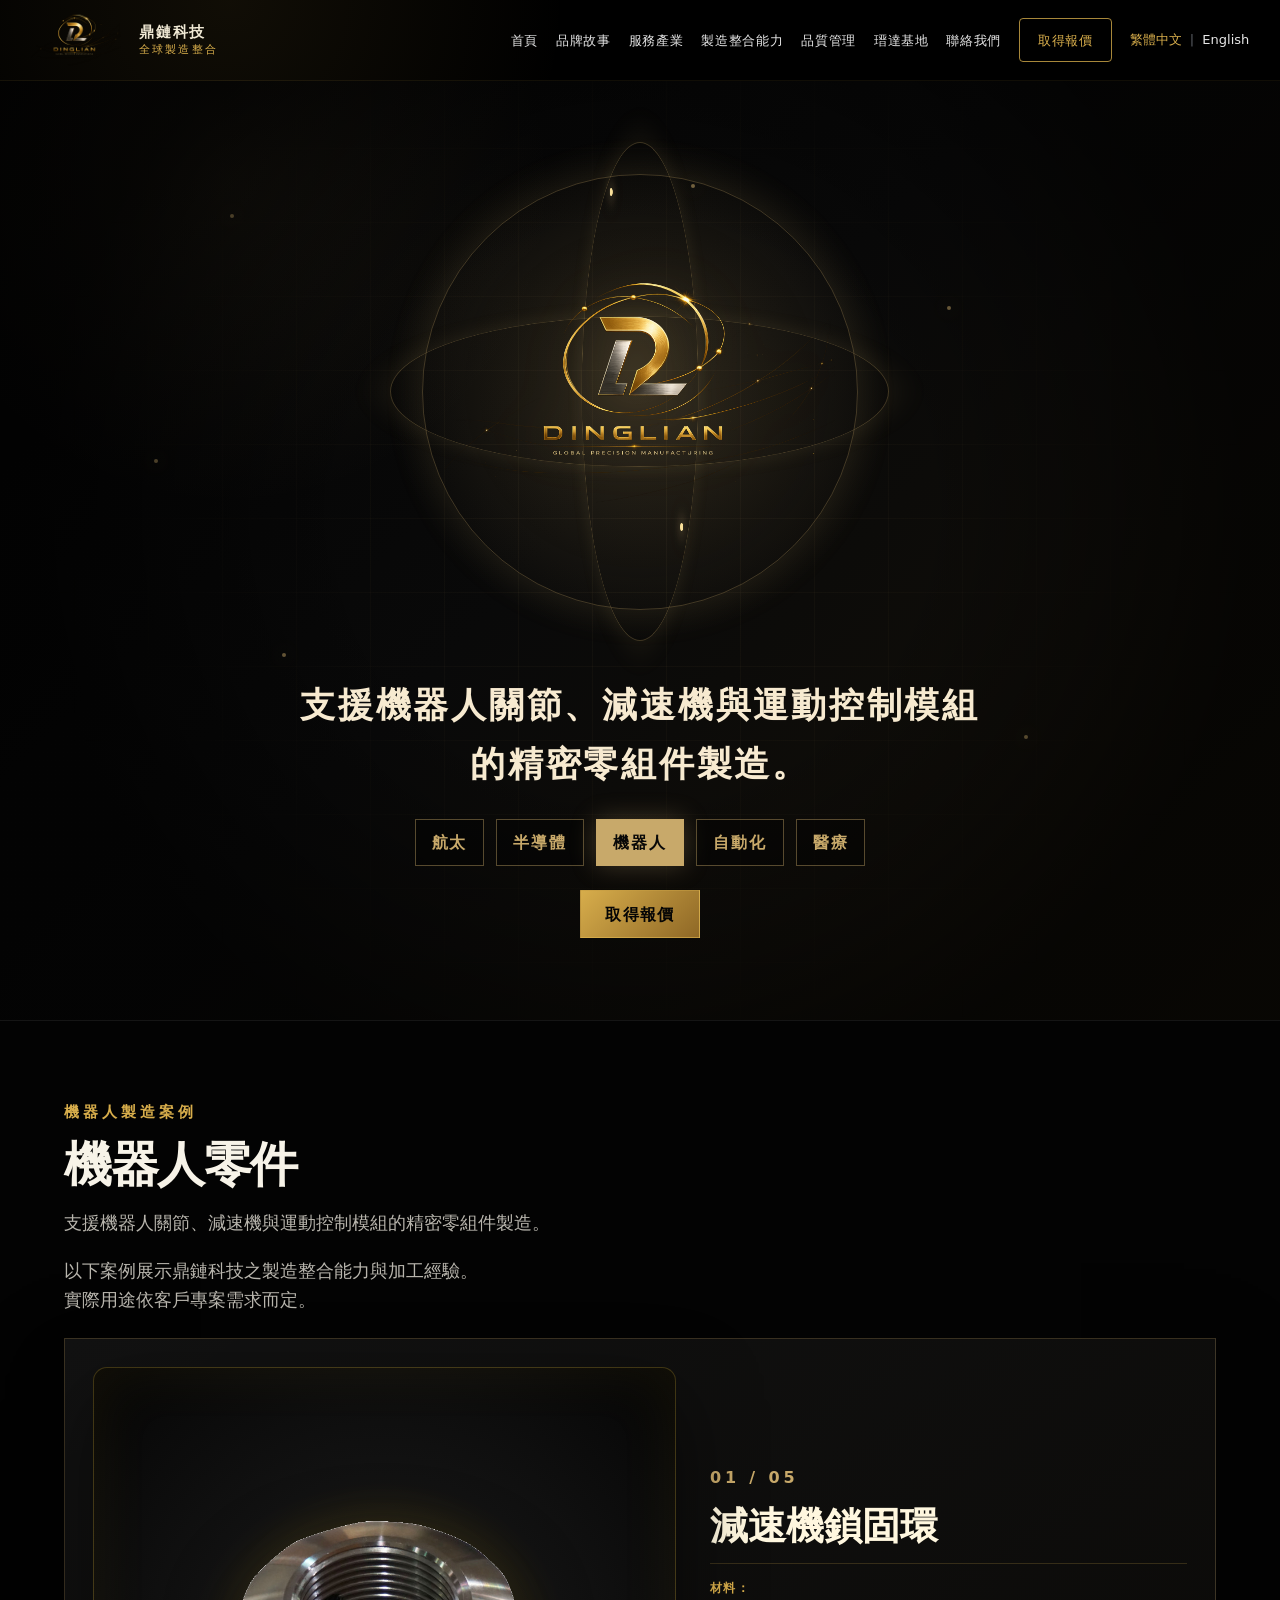
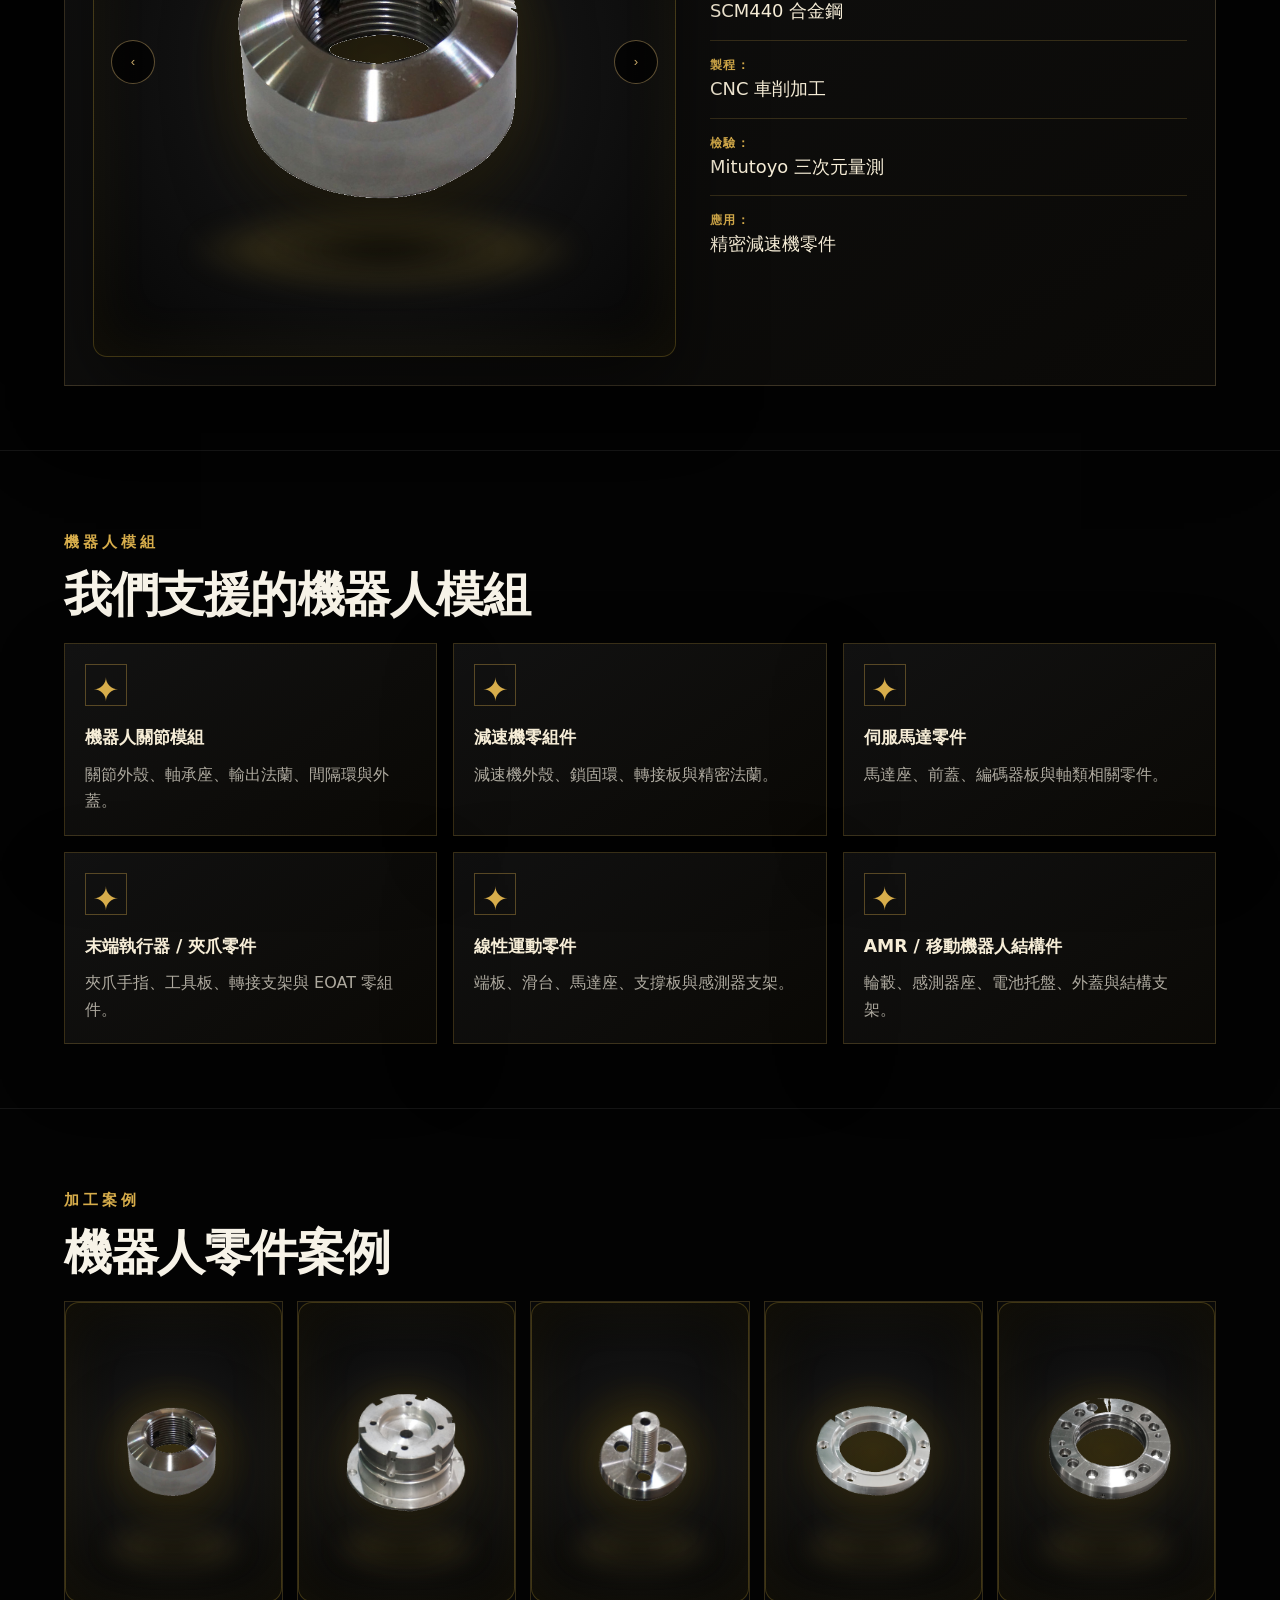
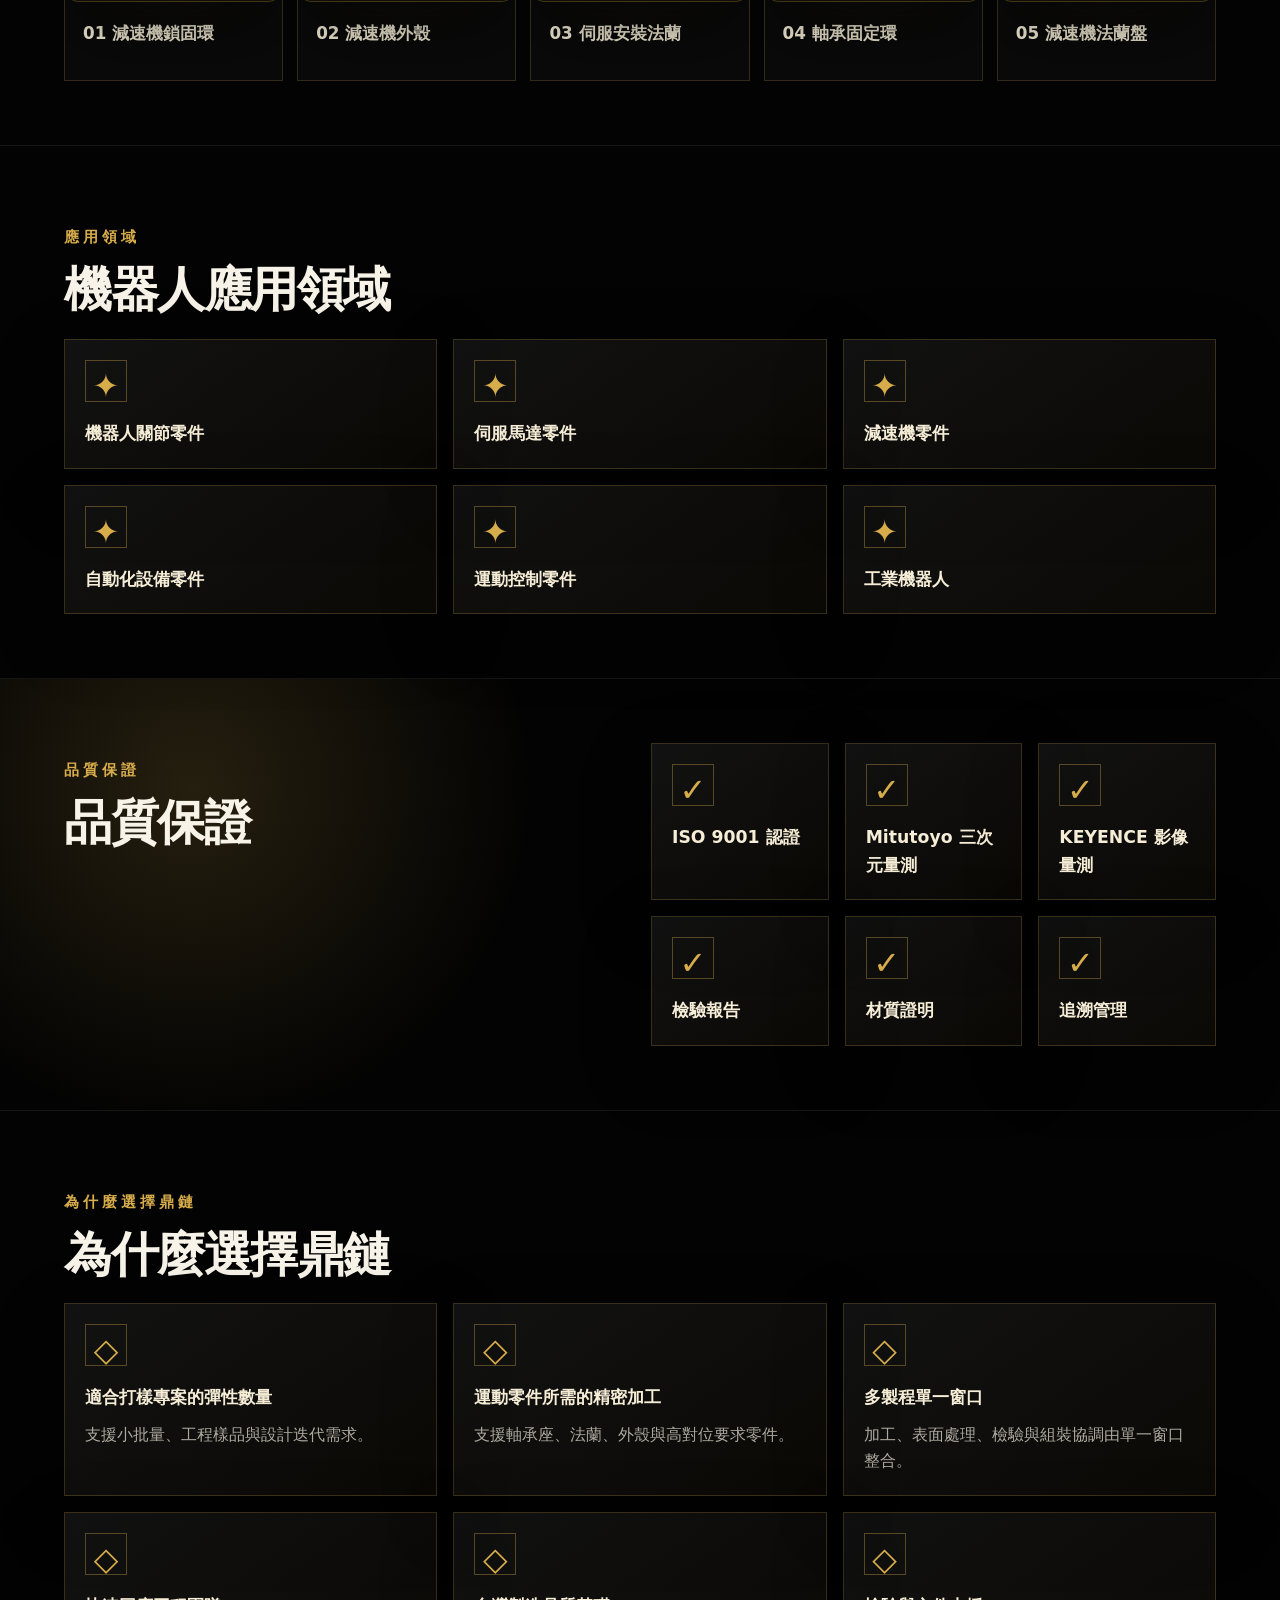
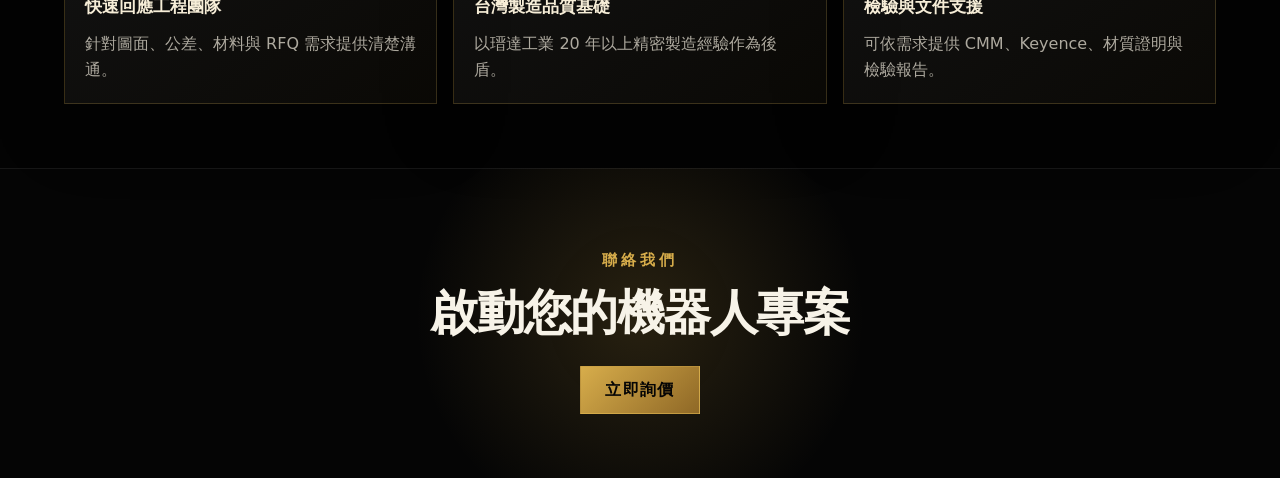
<file: industries/robotics/index.html>
<!doctype html>
<html lang="en">
  <head>
    <meta charset="utf-8" />
    <meta name="viewport" content="width=device-width, initial-scale=1" />
    <title>Robotics Components | DINGLIAN TECHNOLOGY</title>
    <meta
      name="description"
      content="Premium robotics component portfolio page for DINGLIAN TECHNOLOGY."
    />
    <link rel="icon" type="image/png" href="../../dinglian-logo.png" />
    <link rel="apple-touch-icon" href="../../dinglian-logo.png" />
    <link rel="stylesheet" href="../../styles.css" />
    <style>
      body {
        background: #030303;
      }
      .aero-page .site-header {
        background:
          radial-gradient(circle at 18% 0%, rgba(215, 173, 75, 0.08), transparent 32%),
          #000;
        border-bottom: 1px solid rgba(215, 173, 75, 0.08);
        backdrop-filter: blur(10px);
      }
      .aero-page .nav-panel {
        display: flex;
      }
      .mobile-close {
        display: none;
      }
      .aero-section {
        padding: 64px clamp(22px, 5vw, 78px);
        border-top: 1px solid rgba(255, 255, 255, 0.07);
      }
      .aero-hero {
        min-height: 100vh;
        display: grid;
        place-items: center;
        padding: 132px clamp(22px, 6vw, 92px) 82px;
        background:
          radial-gradient(
            circle at 50% 38%,
            rgba(200, 169, 106, 0.2),
            transparent 28%
          ),
          radial-gradient(
            circle at 18% 18%,
            rgba(200, 169, 106, 0.08),
            transparent 24%
          ),
          linear-gradient(135deg, #020202 0%, #090909 48%, #151109 100%);
        position: relative;
        overflow: hidden;
        text-align: center;
      }
      .aero-hero::before {
        content: "";
        position: absolute;
        inset: 0;
        background-image:
          linear-gradient(rgba(200, 169, 106, 0.06) 1px, transparent 1px),
          linear-gradient(90deg, rgba(200, 169, 106, 0.06) 1px, transparent 1px);
        background-size: 74px 74px;
        mask-image: radial-gradient(
          circle at center,
          black 0%,
          transparent 76%
        );
      }
      .aero-hero::after {
        content: "";
        position: absolute;
        inset: 0;
        background: radial-gradient(
          circle at center,
          transparent 0 34%,
          rgba(0, 0, 0, 0.62) 74%
        );
        pointer-events: none;
      }
      .hero-particles span {
        position: absolute;
        width: 4px;
        height: 4px;
        border-radius: 999px;
        background: #c8a96a;
        box-shadow: 0 0 18px rgba(200, 169, 106, 0.72);
        opacity: 0.6;
        animation: particleDrift 9s ease-in-out infinite alternate;
      }
      .hero-particles span:nth-child(1) {
        top: 21%;
        left: 18%;
        animation-delay: -1s;
      }
      .hero-particles span:nth-child(2) {
        top: 30%;
        left: 74%;
        animation-delay: -3s;
      }
      .hero-particles span:nth-child(3) {
        top: 64%;
        left: 22%;
        animation-delay: -5s;
      }
      .hero-particles span:nth-child(4) {
        top: 72%;
        left: 80%;
        animation-delay: -2s;
      }
      .hero-particles span:nth-child(5) {
        top: 45%;
        left: 12%;
        animation-delay: -4s;
      }
      .hero-particles span:nth-child(6) {
        top: 18%;
        left: 54%;
        animation-delay: -6s;
      }
      .hero-logo-showcase {
        position: relative;
        z-index: 2;
        display: grid;
        place-items: center;
        gap: 24px;
        width: min(860px, 100%);
      }
      .logo-orbit {
        position: relative;
        width: min(520px, 72vw);
        aspect-ratio: 1;
        display: grid;
        place-items: center;
      }
      .logo-orbit::before,
      .logo-orbit::after,
      .orbit-ring {
        content: "";
        position: absolute;
        inset: 8%;
        border: 1px solid rgba(200, 169, 106, 0.28);
        border-radius: 50%;
        box-shadow: 0 0 42px rgba(200, 169, 106, 0.12);
        animation: orbitSpin 24s linear infinite;
      }
      .logo-orbit::after {
        inset: 17% 2%;
        transform: rotateX(64deg);
        animation-duration: 32s;
        animation-direction: reverse;
      }
      .orbit-ring {
        inset: 2% 20%;
        transform: rotateY(68deg);
        animation-duration: 38s;
      }
      .hero-logo-card {
        position: relative;
        z-index: 2;
        width: min(390px, 58vw);
        padding: 0;
        border: 0;
        border-radius: 0;
        background: transparent;
        box-shadow: none;
      }
      .hero-logo-card img {
        width: 100%;
        height: auto;
        display: block;
        filter: drop-shadow(0 0 24px rgba(200, 169, 106, 0.22));
        animation: logoFloat 5s ease-in-out infinite alternate;
      }
      .hero-subtitle {
        color: #f7ead0;
        font-size: clamp(1.35rem, 2.7vw, 2.65rem);
        font-weight: 850;
        letter-spacing: 0.08em;
        text-transform: uppercase;
        margin: 0;
      }
      .hero-tags {
        display: flex;
        justify-content: center;
        flex-wrap: wrap;
        gap: 12px;
      }
      .hero-tags a {
        border: 1px solid rgba(200, 169, 106, 0.42);
        color: #c8a96a;
        padding: 10px 16px;
        background: rgba(0, 0, 0, 0.42);
        font-weight: 800;
        letter-spacing: 0.12em;
        text-transform: uppercase;
        cursor: pointer;
        transition:
          border-color 0.25s ease,
          box-shadow 0.25s ease,
          background 0.25s ease,
          color 0.25s ease,
          transform 0.25s ease;
      }
      .hero-tags a:hover {
        border-color: rgba(200, 169, 106, 0.92);
        box-shadow: 0 0 24px rgba(200, 169, 106, 0.26);
        transform: translateY(-2px);
      }
      .hero-tags a.active {
        background: #c8a96a;
        border-color: #c8a96a;
        color: #080808;
        box-shadow: 0 0 26px rgba(200, 169, 106, 0.28);
      }
      @keyframes orbitSpin {
        to {
          transform: rotate(360deg);
        }
      }
      @keyframes logoFloat {
        to {
          transform: translateY(-10px);
        }
      }
      @keyframes particleDrift {
        to {
          transform: translate3d(28px, -24px, 0);
          opacity: 1;
        }
      }
      .component-shell {
        background: radial-gradient(
          circle at center,
          rgba(212, 175, 55, 0.12) 0%,
          rgba(10, 10, 10, 1) 70%
        );
        border: 1px solid rgba(215, 173, 75, 0.34);
        box-shadow:
          0 30px 90px rgba(0, 0, 0, 0.5),
          0 0 70px rgba(212, 175, 55, 0.08);
        padding: 30px;
      }
      .aero-page .image-wrap {
        background: radial-gradient(
          circle at center,
          rgba(212, 175, 55, 0.16) 0%,
          rgba(18, 18, 18, 1) 45%,
          rgba(5, 5, 5, 1) 100%
        );
        padding: 28px;
        border: 1px solid rgba(212, 175, 55, 0.28);
        border-radius: 14px;
        box-shadow:
          inset 0 0 60px rgba(212, 175, 55, 0.08),
          0 30px 80px rgba(0, 0, 0, 0.5);
        display: flex;
        align-items: center;
        justify-content: center;
        min-height: 360px;
        overflow: hidden;
        position: relative;
      }
      .aero-page .image-wrap::after {
        content: "";
        position: absolute;
        left: 50%;
        bottom: 11%;
        width: 68%;
        height: 14%;
        transform: translateX(-50%);
        border-radius: 50%;
        background: radial-gradient(
          ellipse at center,
          rgba(0, 0, 0, 0.7) 0%,
          rgba(212, 175, 55, 0.16) 46%,
          transparent 72%
        );
        filter: blur(12px);
        pointer-events: none;
        z-index: 0;
      }
      .aero-page .image-wrap img {
        width: 100%;
        height: auto;
        object-fit: contain;
        opacity: 1 !important;
        filter: drop-shadow(0 24px 35px rgba(0, 0, 0, 0.55))
          drop-shadow(0 0 20px rgba(212, 175, 55, 0.16)) !important;
        position: relative;
        z-index: 1;
        transition: all 0.3s ease;
      }
      .component-shell:hover img,
      .project-card:hover img {
        transform: scale(1.04);
      }
      .aero-heading {
        max-width: 920px;
        margin-bottom: 24px;
      }
      .aero-page .eyebrow {
        font-size: 15px;
        font-weight: 700;
        letter-spacing: 4px;
        text-transform: uppercase;
      }
      .aero-heading h2,
      .quality-copy h2,
      .cta h2 {
        margin: 0;
        font-size: 48px;
        line-height: 1.05;
        font-weight: 850;
        letter-spacing: -0.03em;
      }
      .featured {
        display: grid;
        grid-template-columns: 1.1fr 0.9fr;
        gap: 24px;
        border: 1px solid rgba(215, 173, 75, 0.22);
        background: linear-gradient(
          145deg,
          rgba(255, 255, 255, 0.07),
          rgba(255, 255, 255, 0.025)
        );
        padding: clamp(16px, 2.4vw, 30px);
      }
      .featured .image-wrap {
        min-height: 540px;
      }
      .tech-panel {
        display: grid;
        align-content: center;
        gap: 14px;
      }
      .tech-row {
        border-top: 1px solid rgba(215, 173, 75, 0.2);
        padding-top: 14px;
      }
      .tech-row strong {
        display: block;
        color: var(--gold);
        letter-spacing: 0.12em;
        text-transform: uppercase;
        font-size: 0.78rem;
      }
      .tech-row span {
        color: #f6edd7;
        font-size: 1.12rem;
      }
      .portfolio-showcase {
        display: grid;
        grid-template-columns: 1.1fr 0.9fr;
        gap: clamp(18px, 3vw, 34px);
        align-items: stretch;
        border: 1px solid rgba(200, 169, 106, 0.24);
        background: linear-gradient(
          145deg,
          rgba(255, 255, 255, 0.06),
          rgba(200, 169, 106, 0.035)
        );
        padding: clamp(16px, 2.5vw, 28px);
        box-shadow: 0 34px 90px rgba(0, 0, 0, 0.42);
      }
      .carousel-stage {
        position: relative;
      }
      .carousel-stage .image-wrap {
        min-height: 590px;
      }
      .carousel-stage img {
        width: 115%;
        max-width: 115%;
        opacity: 1;
        transition:
          opacity 0.45s ease,
          transform 0.45s ease;
      }
      .carousel-stage img.is-fading {
        opacity: 0;
        transform: scale(0.985);
      }
      .carousel-arrow {
        position: absolute;
        top: 50%;
        transform: translateY(-50%);
        z-index: 3;
        width: 44px;
        height: 44px;
        border-radius: 999px;
        border: 1px solid rgba(200, 169, 106, 0.46);
        color: #c8a96a;
        background: rgba(0, 0, 0, 0.72);
        cursor: pointer;
      }
      .carousel-arrow.prev {
        left: 18px;
      }
      .carousel-arrow.next {
        right: 18px;
      }
      .portfolio-info {
        display: grid;
        align-content: center;
        gap: 16px;
      }
      .slide-counter {
        color: #c8a96a;
        font-weight: 800;
        letter-spacing: 0.24em;
      }
      .slide-title {
        margin: 0;
        color: #fff7df;
        font-size: clamp(1.8rem, 3vw, 3rem);
        line-height: 1.05;
      }
      .gallery-grid {
        display: grid;
        grid-template-columns: repeat(5, 1fr);
        gap: 14px;
      }
      .project-card {
        border: 1px solid rgba(215, 173, 75, 0.2);
        background: radial-gradient(
          circle at center,
          rgba(212, 175, 55, 0.12) 0%,
          rgba(10, 10, 10, 1) 70%
        );
        transition:
          transform 0.28s ease,
          border-color 0.28s ease,
          box-shadow 0.28s ease;
        overflow: hidden;
      }
      .project-card:hover {
        transform: translateY(-7px);
        border-color: rgba(215, 173, 75, 0.72);
        box-shadow: 0 24px 76px rgba(0, 0, 0, 0.4);
      }
      .project-card .image-wrap {
        min-height: 300px;
        padding: 24px;
      }
      .project-card h3 {
        margin: 0;
        min-height: 78px;
        padding: 18px;
        color: #fff7df;
        font-size: 1.05rem;
      }
      .capability-grid,
      .quality-grid,
      .why-grid {
        display: grid;
        gap: 16px;
      }
      .capability-grid,
      .quality-grid {
        grid-template-columns: repeat(3, 1fr);
      }
      .why-grid {
        grid-template-columns: repeat(3, 1fr);
      }
      .info-card {
        border: 1px solid rgba(215, 173, 75, 0.22);
        background: linear-gradient(
          145deg,
          rgba(255, 255, 255, 0.06),
          rgba(215, 173, 75, 0.035)
        );
        padding: 20px;
        min-height: 112px;
        box-shadow: 0 22px 70px rgba(0, 0, 0, 0.28);
      }
      .info-card .icon {
        width: 42px;
        height: 42px;
        border: 1px solid rgba(215, 173, 75, 0.36);
        display: grid;
        place-items: center;
        color: var(--gold);
        margin-bottom: 18px;
      }
      .info-card h3 {
        margin: 0;
        color: #f6edd7;
        font-size: 1.08rem;
      }
      .info-card p {
        margin: 10px 0 0;
        color: rgba(235, 230, 216, 0.72);
        line-height: 1.65;
      }
      .cta {
        text-align: center;
        background:
          radial-gradient(
            circle at 50% 48%,
            rgba(215, 173, 75, 0.17),
            transparent 34%
          ),
          #050505;
      }
      .cta h2 {
        margin-bottom: 28px;
      }
      @media (max-width: 1050px) {
        .aero-page .nav-toggle {
          display: grid;
          place-items: center;
          width: 44px;
          height: 44px;
          border: 1px solid rgba(200, 169, 106, 0.62);
          color: #c8a96a;
          background: rgba(0, 0, 0, 0.42);
          font-size: 1.35rem;
          cursor: pointer;
          position: relative;
          z-index: 1001;
        }
        .aero-page .nav-panel {
          position: fixed;
          inset: 0;
          z-index: 1000;
          display: none;
          flex-direction: column;
          align-items: center;
          justify-content: center;
          gap: 22px;
          min-height: 100vh;
          padding: 92px 28px 44px;
          background:
            radial-gradient(
              circle at 50% 18%,
              rgba(200, 169, 106, 0.14),
              transparent 28%
            ),
            rgba(0, 0, 0, 0.97);
          border: 0;
          text-align: center;
          font-size: 0.95rem;
          letter-spacing: 0.18em;
        }
        .aero-page .nav-panel.open {
          display: flex;
        }
        .aero-page .nav-panel a {
          width: min(320px, 88vw);
          padding: 13px 18px;
          border-bottom: 1px solid rgba(200, 169, 106, 0.18);
        }
        .aero-page .nav-panel .quote-link {
          border: 1px solid rgba(200, 169, 106, 0.72);
          margin-top: 8px;
        }
        .aero-page .language-switcher {
          margin-top: 10px;
          font-size: 0.95rem;
        }
        .mobile-close {
          position: absolute;
          top: 24px;
          right: 24px;
          display: grid;
          place-items: center;
          width: 44px;
          height: 44px;
          border: 1px solid rgba(200, 169, 106, 0.62);
          color: #c8a96a;
          background: rgba(0, 0, 0, 0.58);
          font-size: 1.9rem;
          cursor: pointer;
        }
      }
      @media (max-width: 1120px) {
        .portfolio-showcase {
          grid-template-columns: 1fr;
        }
        .gallery-grid {
          grid-template-columns: repeat(2, 1fr);
        }
        .capability-grid,
        .quality-grid,
        .why-grid {
          grid-template-columns: repeat(2, 1fr);
        }
      }
      @media (max-width: 680px) {
        .gallery-grid,
        .capability-grid,
        .quality-grid,
        .why-grid {
          grid-template-columns: 1fr;
        }
        .aero-section {
          padding: 46px 20px;
        }
        .aero-heading {
          margin-bottom: 18px;
        }
        .logo-orbit {
          width: min(390px, 88vw);
        }
        .hero-logo-card {
          width: min(280px, 64vw);
        }
        .hero-subtitle {
          font-size: 1rem;
          letter-spacing: 0.05em;
        }
        .hero-tags {
          gap: 8px;
        }
        .hero-tags a {
          min-width: calc(50% - 6px);
          padding: 10px 10px;
          font-size: 0.72rem;
          text-align: center;
        }
        .image-wrap,
        .featured .image-wrap,
        .carousel-stage .image-wrap {
          min-height: 260px;
          padding: 18px;
        }
        .carousel-stage img {
          width: 110%;
          max-width: 110%;
        }
        .project-card .image-wrap {
          min-height: 240px;
        }
        .aero-hero {
          min-height: 70vh;
          padding-top: 96px;
          padding-bottom: 44px;
        }
        .aero-copy h1 {
          font-size: 42px;
        }
        .aero-heading h2,
        .quality-copy h2,
        .cta h2 {
          font-size: 34px;
        }
      }
    </style>
  </head>
  <body class="aero-page">
    <header class="site-header scrolled" id="siteHeader">
      <nav class="navbar" aria-label="Primary navigation">
        <a
          class="brand"
          href="../../index.html#home"
          aria-label="Dinglian Technology home"
        >
          <img src="../../dinglian-logo.png" alt="DINGLIAN TECHNOLOGY logo" />
          <span
            ><strong data-i18n="brand.name">DINGLIAN</strong
            ><small data-i18n="brand.subname">TECHNOLOGY</small></span
          >
        </a>
        <button
          class="nav-toggle"
          aria-label="Toggle navigation"
          aria-expanded="false"
        >
          ☰
        </button>
        <div class="nav-panel" id="navPanel">
          <button
            class="mobile-close"
            type="button"
            aria-label="Close navigation"
          >
            ×
          </button>
          <a href="../../index.html#home" data-i18n="nav.home">Home</a>
          <a href="../../index.html#story" data-i18n="nav.story">About</a>
          <a href="../../index.html#industries" data-i18n="nav.industries"
            >Industries</a
          >
          <a href="../../index.html#capabilities" data-i18n="nav.solutions"
            >Capabilities</a
          >
          <a href="../../index.html#quality" data-i18n="nav.quality">Quality</a>
          <a href="https://www.jintat.com" data-i18n="nav.jintat"
            >Jintat Base</a
          >
          <a href="../../index.html#contact" data-i18n="nav.contact">Contact</a>
          <a
            class="quote-link"
            href="../../index.html#contact"
            data-i18n="nav.quote"
            >Get A Quote</a
          >
          <div class="language-switcher" aria-label="Language switcher">
            <button class="lang" data-lang="zh">繁體中文</button><span>|</span
            ><button class="lang active" data-lang="en">English</button>
          </div>
        </div>
      </nav>
    </header>

    <main>
      <section class="aero-hero">
        <div class="hero-particles" aria-hidden="true">
          <span></span><span></span><span></span><span></span><span></span
          ><span></span>
        </div>
        <div class="hero-logo-showcase">
          <div class="logo-orbit" aria-hidden="true">
            <span class="orbit-ring"></span>
            <div class="hero-logo-card">
              <img
                src="../../dinglian-logo.png"
                alt="DINGLIAN TECHNOLOGY logo"
              />
            </div>
          </div>
          <p class="hero-subtitle" data-i18n="hero.subtitle">
            Global Manufacturing Integration Partner
          </p>
          <div class="hero-tags" id="heroTags"></div>
          <a
            class="btn btn-primary"
            href="../../index.html#contact"
            data-i18n="hero.cta"
            >Get A Quote</a
          >
        </div>
      </section>

      <section class="aero-section">
        <div class="aero-heading">
          <p class="eyebrow" data-i18n="portfolio.kicker">
            ROBOTICS COMPONENTS
          </p>
          <h2 data-i18n="portfolio.title">Robotics Components</h2>
          <p class="section-subtitle" data-i18n="portfolio.subtitle">
            Precision CNC Components for Robotics, Motion Control and Automation
            Systems
          </p>
          <p
            class="section-subtitle case-disclaimer"
            data-i18n="portfolio.disclaimer"
          >
            The following examples demonstrate Dinglian Technology's
            manufacturing integration capabilities. Final applications may vary
            according to customer requirements.
          </p>
        </div>
        <article class="portfolio-showcase">
          <div class="carousel-stage">
            <div class="image-wrap">
              <img
                id="carouselImage"
                src="../../images/robotics/01-robotics-gear-reducer-lock-ring.png"
                alt="Robotics component"
              />
            </div>
            <button
              class="carousel-arrow prev"
              type="button"
              aria-label="Previous robotics slide"
            >
              ‹
            </button>
            <button
              class="carousel-arrow next"
              type="button"
              aria-label="Next robotics slide"
            >
              ›
            </button>
          </div>
          <div class="portfolio-info">
            <div class="slide-counter" id="slideCounter">01 / 05</div>
            <h3 class="slide-title" id="slideTitle">Gear Reducer Lock Ring</h3>
            <div class="tech-panel" id="slideDetails"></div>
          </div>
        </article>
      </section>

      <section class="aero-section robotics-modules">
        <div class="aero-heading">
          <p class="eyebrow" data-i18n="modules.kicker">ROBOTIC MODULES</p>
          <h2 data-i18n="modules.title">Robotic Modules We Support</h2>
        </div>
        <div class="capability-grid" id="modulesGrid"></div>
      </section>

      <section class="aero-section">
        <div class="aero-heading">
          <p class="eyebrow" data-i18n="gallery.kicker">SAMPLE PROJECTS</p>
          <h2 data-i18n="gallery.title">Robotics Sample Projects</h2>
        </div>
        <div class="gallery-grid" id="galleryGrid"></div>
      </section>

      <section class="aero-section">
        <div class="aero-heading">
          <p class="eyebrow" data-i18n="applications.kicker">APPLICATIONS</p>
          <h2 data-i18n="applications.title">Robotics Applications</h2>
        </div>
        <div class="capability-grid" id="applicationsGrid"></div>
      </section>
      <section class="aero-section quality">
        <div class="quality-copy">
          <p class="eyebrow" data-i18n="quality.kicker">Quality</p>
          <h2 data-i18n="quality.title">Quality Assurance</h2>
        </div>
        <div class="quality-grid" id="qualityGrid"></div>
      </section>
      <section class="aero-section">
        <div class="aero-heading">
          <p class="eyebrow" data-i18n="why.kicker">WHY DINGLIAN</p>
          <h2 data-i18n="why.title">Why Dinglian</h2>
        </div>
        <div class="why-grid" id="whyGrid"></div>
      </section>
      <section class="aero-section cta">
        <p class="eyebrow" data-i18n="cta.kicker">Contact</p>
        <h2 data-i18n="cta.title">Start Your Robotics Project</h2>
        <a
          class="btn btn-primary"
          href="../../index.html#contact"
          data-i18n="cta.button"
          >Get A Quote</a
        >
      </section>
    </main>

    <script>
      const translations = {
        en: {
          "brand.name": "DINGLIAN",
          "brand.subname": "TECHNOLOGY",
          "nav.home": "Home",
          "nav.story": "About",
          "nav.industries": "Industries",
          "nav.solutions": "Capabilities",
          "nav.quality": "Quality",
          "nav.jintat": "Jintat Base",
          "nav.contact": "Contact",
          "nav.quote": "Get A Quote",
          "hero.subtitle": "Precision Components for Robot Joint, Gear Reducer and Motion Control Modules.",
          "hero.cta": "Get A Quote",
          "portfolio.kicker": "ROBOTICS COMPONENTS",
          "portfolio.title": "Robotics Components",
          "portfolio.subtitle": "Precision Components for Robot Joint, Gear Reducer and Motion Control Modules.",
          "portfolio.disclaimer":
            "The following examples demonstrate Dinglian Technology's manufacturing integration capabilities.<br>Final applications may vary according to customer requirements.",
          "slide.materialLabel": "Material:",
          "slide.processLabel": "Process:",
          "slide.inspectionLabel": "Inspection:",
          "slide.applicationLabel": "Application:",
          "modules.kicker": "ROBOTIC MODULES",
          "modules.title": "Robotic Modules We Support",
          "gallery.kicker": "SAMPLE PROJECTS",
          "gallery.title": "Robotics Sample Projects",
          "applications.kicker": "APPLICATIONS",
          "applications.title": "Robotics Applications",
          "quality.kicker": "QUALITY",
          "quality.title": "Quality Assurance",
          "why.kicker": "WHY DINGLIAN",
          "why.title": "Why Dinglian",
          "cta.kicker": "CONTACT",
          "cta.title": "Start Your Robotics Project",
          "cta.button": "Get A Quote",
        },
        zh: {
          "brand.name": "鼎鏈科技",
          "brand.subname": "全球製造整合",
          "nav.home": "首頁",
          "nav.story": "品牌故事",
          "nav.industries": "服務產業",
          "nav.solutions": "製造整合能力",
          "nav.quality": "品質管理",
          "nav.jintat": "瑨達基地",
          "nav.contact": "聯絡我們",
          "nav.quote": "取得報價",
          "hero.subtitle": "支援機器人關節、減速機與運動控制模組的精密零組件製造。",
          "hero.cta": "取得報價",
          "portfolio.kicker": "機器人製造案例",
          "portfolio.title": "機器人零件",
          "portfolio.subtitle": "支援機器人關節、減速機與運動控制模組的精密零組件製造。",
          "portfolio.disclaimer":
            "以下案例展示鼎鏈科技之製造整合能力與加工經驗。<br>實際用途依客戶專案需求而定。",
          "slide.materialLabel": "材料：",
          "slide.processLabel": "製程：",
          "slide.inspectionLabel": "檢驗：",
          "slide.applicationLabel": "應用：",
          "modules.kicker": "機器人模組",
          "modules.title": "我們支援的機器人模組",
          "gallery.kicker": "加工案例",
          "gallery.title": "機器人零件案例",
          "applications.kicker": "應用領域",
          "applications.title": "機器人應用領域",
          "quality.kicker": "品質保證",
          "quality.title": "品質保證",
          "why.kicker": "為什麼選擇鼎鏈",
          "why.title": "為什麼選擇鼎鏈",
          "cta.kicker": "聯絡我們",
          "cta.title": "啟動您的機器人專案",
          "cta.button": "立即詢價",
        },
      };
      const data = {
        en: {
          industryNav: [
            { label: "AEROSPACE", href: "../aerospace/", slug: "aerospace" },
            {
              label: "SEMICONDUCTOR",
              href: "../semiconductor/",
              slug: "semiconductor",
            },
            { label: "ROBOTICS", href: "../robotics/", slug: "robotics" },
            { label: "AUTOMATION", href: "../automation/", slug: "automation" },
            { label: "MEDICAL", href: "../medical/", slug: "medical" },
          ],
          activeIndustry: "robotics",
          slides: [
            {
              title: "Gear Reducer Lock Ring",
              image:
                "../../images/robotics/01-robotics-gear-reducer-lock-ring.png",
              material: "SCM440 Alloy Steel",
              process: "CNC Turning + Thread Machining",
              inspection: "Mitutoyo CMM Inspection",
              application: "Precision Gear Reducer Component",
            },
            {
              title: "Gear Reducer Housing",
              image:
                "../../images/robotics/02-robotics-gear-reducer-housing.png",
              material: "Aluminum 6061-T6",
              process: "Multi-Axis CNC Machining",
              inspection: "Mitutoyo CMM Inspection",
              application: "Precision Mechanical Housing",
            },
            {
              title: "Servo Mount Flange",
              image: "../../images/robotics/03-robotics-drive-shaft-flange.png",
              material: "SUS304 Stainless Steel",
              process: "Precision CNC Turning",
              inspection: "Mitutoyo CMM Inspection",
              application: "Servo Drive System",
            },
            {
              title: "Bearing Mount Ring",
              image: "../../images/robotics/04-robotics-bearing-mount-ring.png",
              material: "SCM440 Alloy Steel",
              process: "CNC Turning",
              inspection: "Mitutoyo CMM Inspection",
              application: "Bearing Support Component",
            },
            {
              title: "Gear Reducer Flange",
              image:
                "../../images/robotics/05-robotics-gear-reducer-flange.png",
              material: "SCM440 Alloy Steel",
              process: "Precision CNC Machining",
              inspection: "Mitutoyo CMM Inspection",
              application: "Precision Joint Component",
            },
          ],
          gallery: [
            [
              "01 Gear Reducer Lock Ring",
              "../../images/robotics/01-robotics-gear-reducer-lock-ring.png",
            ],
            [
              "02 Gear Reducer Housing",
              "../../images/robotics/02-robotics-gear-reducer-housing.png",
            ],
            [
              "03 Servo Mount Flange",
              "../../images/robotics/03-robotics-drive-shaft-flange.png",
            ],
            [
              "04 Bearing Mount Ring",
              "../../images/robotics/04-robotics-bearing-mount-ring.png",
            ],
            [
              "05 Gear Reducer Flange",
              "../../images/robotics/05-robotics-gear-reducer-flange.png",
            ],
          ],
          modules: [
            {
              title: "Robot Joint Modules",
              desc: "Joint housing, bearing seats, output flanges, spacers and covers.",
            },
            {
              title: "Gear Reducer Components",
              desc: "Reducer housings, lock rings, adapter plates and precision flanges.",
            },
            {
              title: "Servo Motor Components",
              desc: "Motor mounts, front covers, encoder plates and shaft-related components.",
            },
            {
              title: "End Effector / Gripper Parts",
              desc: "Gripper fingers, tool plates, adapter brackets and EOAT components.",
            },
            {
              title: "Linear Motion Components",
              desc: "End plates, sliders, motor mounts, support plates and sensor brackets.",
            },
            {
              title: "AMR / Mobile Robot Structures",
              desc: "Wheel hubs, sensor mounts, battery trays, covers and structural brackets.",
            },
          ],
          applications: [
            "Robot Joint Components",
            "Servo Motor Components",
            "Gear Reducer Components",
            "Automation Equipment Parts",
            "Motion Control Components",
            "Industrial Robotics",
          ],
          quality: [
            "ISO 9001 Certified",
            "Mitutoyo CMM Inspection",
            "KEYENCE Measurement System",
            "Inspection Reports",
            "Material Certification",
            "Traceability Management",
          ],
          why: [
            {
              title: "Flexible MOQ for Prototype Projects",
              desc: "Suitable for small batches, engineering samples and design iterations.",
            },
            {
              title: "Precision for Motion Components",
              desc: "Support for bearing seats, flanges, housings and alignment-critical parts.",
            },
            {
              title: "One Contact for Multiple Processes",
              desc: "Machining, treatment, inspection and assembly coordination through one partner.",
            },
            {
              title: "Fast Response for Engineering Teams",
              desc: "Clear communication for drawings, tolerances, materials and RFQ requirements.",
            },
            {
              title: "Taiwan Quality Foundation",
              desc: "Backed by 20+ years of precision manufacturing experience through Jintat Industrial.",
            },
            {
              title: "Inspection & Documentation Support",
              desc: "CMM, Keyence, material certificates and inspection reports available upon request.",
            },
          ],
        },
        zh: {
          industryNav: [
            { label: "航太", href: "../aerospace/", slug: "aerospace" },
            {
              label: "半導體",
              href: "../semiconductor/",
              slug: "semiconductor",
            },
            { label: "機器人", href: "../robotics/", slug: "robotics" },
            { label: "自動化", href: "../automation/", slug: "automation" },
            { label: "醫療", href: "../medical/", slug: "medical" },
          ],
          activeIndustry: "robotics",
          slides: [
            {
              title: "減速機鎖固環",
              image:
                "../../images/robotics/01-robotics-gear-reducer-lock-ring.png",
              material: "SCM440 合金鋼",
              process: "CNC 車削加工",
              inspection: "Mitutoyo 三次元量測",
              application: "精密減速機零件",
            },
            {
              title: "減速機外殼",
              image:
                "../../images/robotics/02-robotics-gear-reducer-housing.png",
              material: "6061-T6 鋁合金",
              process: "多軸 CNC 加工",
              inspection: "Mitutoyo 三次元量測",
              application: "精密機械外殼",
            },
            {
              title: "伺服安裝法蘭",
              image: "../../images/robotics/03-robotics-drive-shaft-flange.png",
              material: "SUS304 不鏽鋼",
              process: "精密 CNC 車削",
              inspection: "Mitutoyo 三次元量測",
              application: "伺服傳動系統",
            },
            {
              title: "軸承固定環",
              image: "../../images/robotics/04-robotics-bearing-mount-ring.png",
              material: "SCM440 合金鋼",
              process: "CNC 車削加工",
              inspection: "Mitutoyo 三次元量測",
              application: "軸承支撐零件",
            },
            {
              title: "減速機法蘭盤",
              image:
                "../../images/robotics/05-robotics-gear-reducer-flange.png",
              material: "SCM440 合金鋼",
              process: "精密 CNC 加工",
              inspection: "Mitutoyo 三次元量測",
              application: "精密關節結構件",
            },
          ],
          gallery: [
            [
              "01 減速機鎖固環",
              "../../images/robotics/01-robotics-gear-reducer-lock-ring.png",
            ],
            [
              "02 減速機外殼",
              "../../images/robotics/02-robotics-gear-reducer-housing.png",
            ],
            [
              "03 伺服安裝法蘭",
              "../../images/robotics/03-robotics-drive-shaft-flange.png",
            ],
            [
              "04 軸承固定環",
              "../../images/robotics/04-robotics-bearing-mount-ring.png",
            ],
            [
              "05 減速機法蘭盤",
              "../../images/robotics/05-robotics-gear-reducer-flange.png",
            ],
          ],
          modules: [
            {
              title: "機器人關節模組",
              desc: "關節外殼、軸承座、輸出法蘭、間隔環與外蓋。",
            },
            {
              title: "減速機零組件",
              desc: "減速機外殼、鎖固環、轉接板與精密法蘭。",
            },
            {
              title: "伺服馬達零件",
              desc: "馬達座、前蓋、編碼器板與軸類相關零件。",
            },
            {
              title: "末端執行器 / 夾爪零件",
              desc: "夾爪手指、工具板、轉接支架與 EOAT 零組件。",
            },
            {
              title: "線性運動零件",
              desc: "端板、滑台、馬達座、支撐板與感測器支架。",
            },
            {
              title: "AMR / 移動機器人結構件",
              desc: "輪轂、感測器座、電池托盤、外蓋與結構支架。",
            },
          ],
          applications: [
            "機器人關節零件",
            "伺服馬達零件",
            "減速機零件",
            "自動化設備零件",
            "運動控制零件",
            "工業機器人",
          ],
          quality: [
            "ISO 9001 認證",
            "Mitutoyo 三次元量測",
            "KEYENCE 影像量測",
            "檢驗報告",
            "材質證明",
            "追溯管理",
          ],
          why: [
            {
              title: "適合打樣專案的彈性數量",
              desc: "支援小批量、工程樣品與設計迭代需求。",
            },
            {
              title: "運動零件所需的精密加工",
              desc: "支援軸承座、法蘭、外殼與高對位要求零件。",
            },
            {
              title: "多製程單一窗口",
              desc: "加工、表面處理、檢驗與組裝協調由單一窗口整合。",
            },
            {
              title: "快速回應工程團隊",
              desc: "針對圖面、公差、材料與 RFQ 需求提供清楚溝通。",
            },
            {
              title: "台灣製造品質基礎",
              desc: "以瑨達工業 20 年以上精密製造經驗作為後盾。",
            },
            {
              title: "檢驗與文件支援",
              desc: "可依需求提供 CMM、Keyence、材質證明與檢驗報告。",
            },
          ],
        },
      };
      let currentSlide = 0;
      let currentLang = localStorage.getItem("dinglianLang") || "en";
      function renderCarousel(page, dict) {
        const slide = page.slides[currentSlide];
        carouselImage.classList.add("is-fading");
        window.setTimeout(() => {
          carouselImage.src = slide.image;
          carouselImage.alt = slide.title;
          carouselImage.classList.remove("is-fading");
        }, 180);
        slideCounter.textContent = `${String(currentSlide + 1).padStart(2, "0")} / ${String(page.slides.length).padStart(2, "0")}`;
        slideTitle.textContent = slide.title;
        slideDetails.innerHTML = [
          [dict["slide.materialLabel"], slide.material],
          [dict["slide.processLabel"], slide.process],
          [dict["slide.inspectionLabel"], slide.inspection],
          [dict["slide.applicationLabel"], slide.application],
        ]
          .map(
            ([label, value]) =>
              `<div class="tech-row"><strong>${label}</strong><span>${value}</span></div>`,
          )
          .join("");
      }
      function showSlide(direction) {
        const page = data[currentLang];
        currentSlide =
          (currentSlide + direction + page.slides.length) % page.slides.length;
        renderCarousel(page, translations[currentLang]);
      }
      function setLang(lang) {
        currentLang = lang;
        const dict = translations[lang];
        const page = data[lang];
        document.documentElement.lang = lang === "zh" ? "zh-Hant" : "en";
        document
          .querySelectorAll("[data-i18n]")
          .forEach(
            (el) => (el.innerHTML = dict[el.dataset.i18n] || el.innerHTML),
          );
        document
          .querySelectorAll(".lang")
          .forEach((button) =>
            button.classList.toggle("active", button.dataset.lang === lang),
          );
        heroTags.innerHTML = page.industryNav
          .map(
            (item) =>
              `<a href="${item.href}" class="${item.slug === page.activeIndustry ? "active" : ""}" ${item.slug === page.activeIndustry ? 'aria-current="page"' : ""}>${item.label}</a>`,
          )
          .join("");
        renderCarousel(page, dict);
        galleryGrid.innerHTML = page.gallery
          .map(
            ([title, src]) =>
              `<article class="project-card"><div class="image-wrap"><img src="${src}" alt="${title}" /></div><h3>${title}</h3></article>`,
          )
          .join("");
        modulesGrid.innerHTML = page.modules
          .map(
            (item) =>
              `<article class="info-card"><div class="icon">✦</div><h3>${item.title}</h3><p>${item.desc}</p></article>`,
          )
          .join("");
        applicationsGrid.innerHTML = page.applications
          .map(
            (item) =>
              `<article class="info-card"><div class="icon">✦</div><h3>${item}</h3></article>`,
          )
          .join("");
        qualityGrid.innerHTML = page.quality
          .map(
            (item) =>
              `<article class="info-card"><div class="icon">✓</div><h3>${item}</h3></article>`,
          )
          .join("");
        whyGrid.innerHTML = page.why
          .map((item) => {
            const title = typeof item === "string" ? item : item.title;
            const desc = typeof item === "string" ? "" : `<p>${item.desc}</p>`;
            return `<article class="info-card"><div class="icon">◇</div><h3>${title}</h3>${desc}</article>`;
          })
          .join("");
        localStorage.setItem("dinglianLang", lang);
      }
      document
        .querySelectorAll(".lang")
        .forEach((button) =>
          button.addEventListener("click", () => setLang(button.dataset.lang)),
        );
      const navToggle = document.querySelector(".nav-toggle");
      const closeMenu = () => {
        navPanel.classList.remove("open");
        navToggle.setAttribute("aria-expanded", "false");
      };
      navToggle.addEventListener("click", () => {
        const open = navPanel.classList.toggle("open");
        navToggle.setAttribute("aria-expanded", open);
      });
      document
        .querySelector(".mobile-close")
        .addEventListener("click", closeMenu);
      navPanel
        .querySelectorAll("a")
        .forEach((link) => link.addEventListener("click", closeMenu));
      document
        .querySelector(".carousel-arrow.prev")
        .addEventListener("click", () => showSlide(-1));
      document
        .querySelector(".carousel-arrow.next")
        .addEventListener("click", () => showSlide(1));
      window.setInterval(() => showSlide(1), 4000);
      setLang(currentLang);
    </script>
  </body>
</html>
</file>
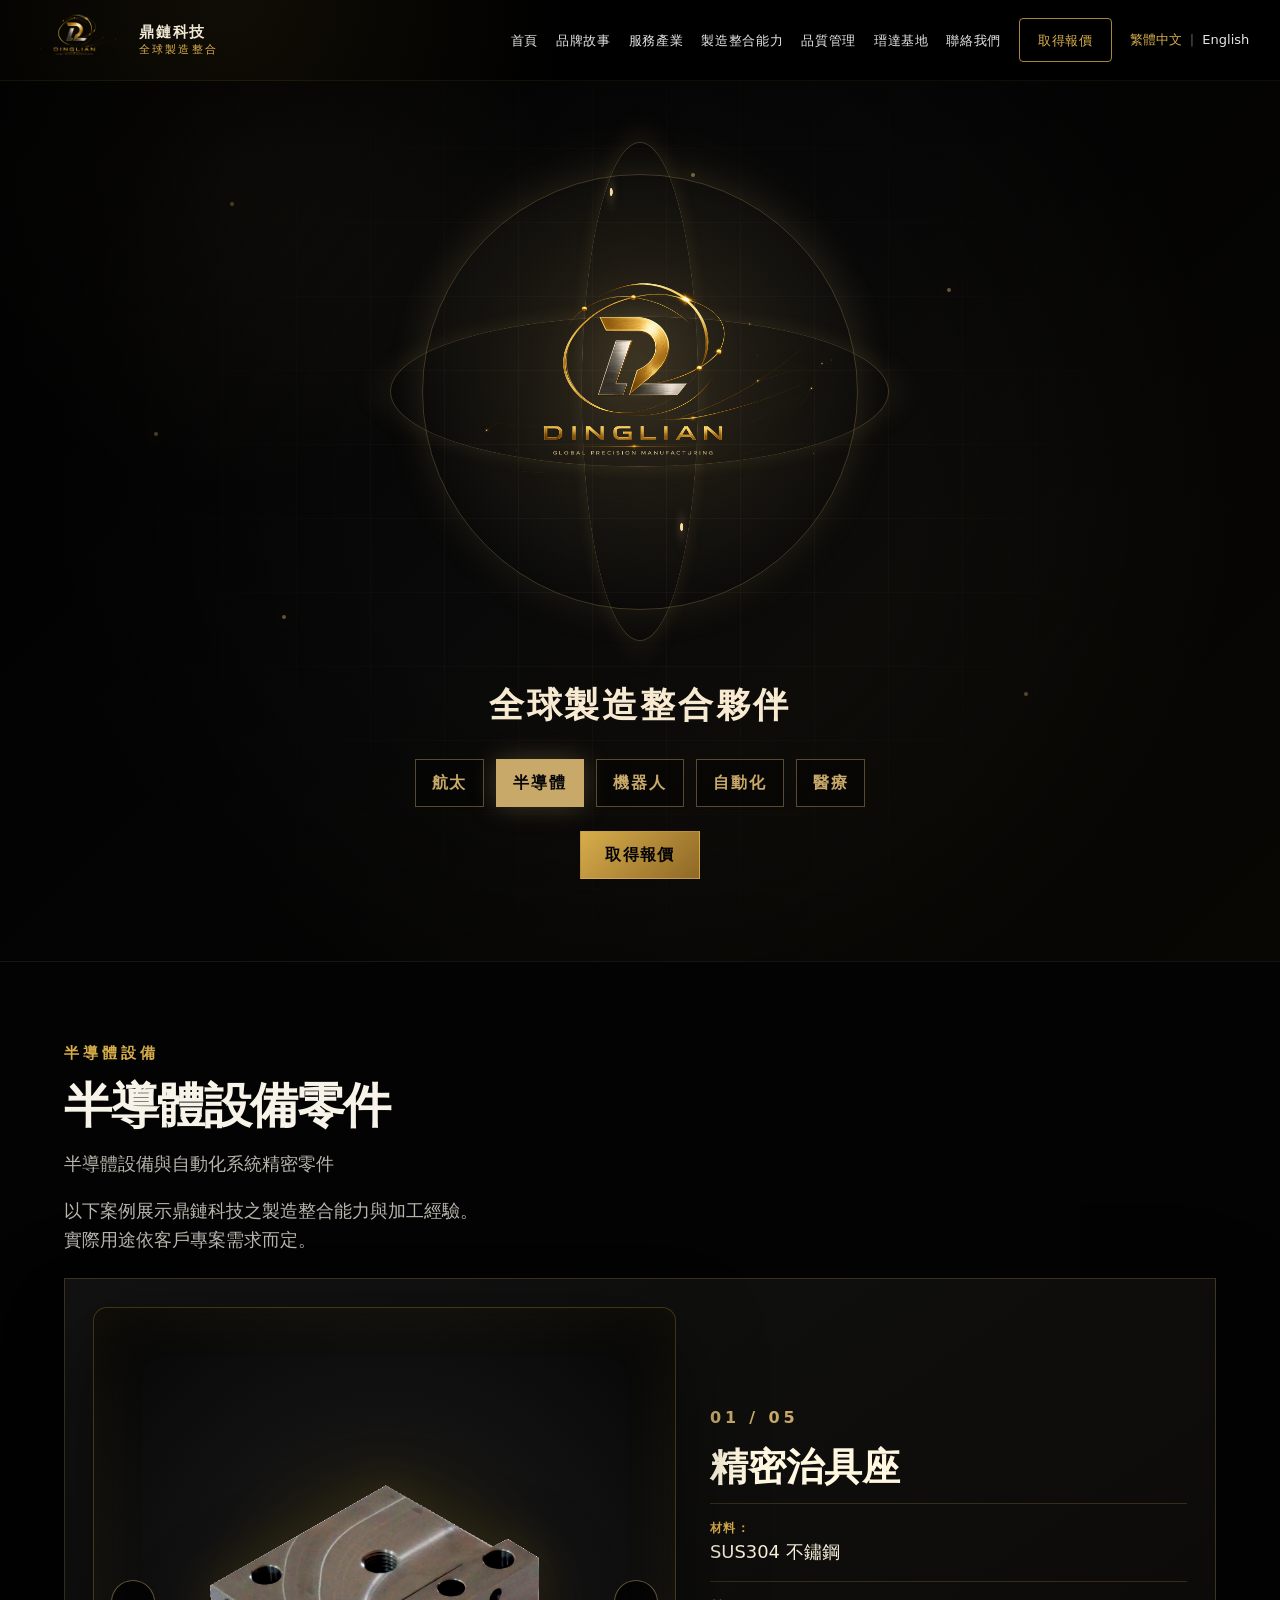
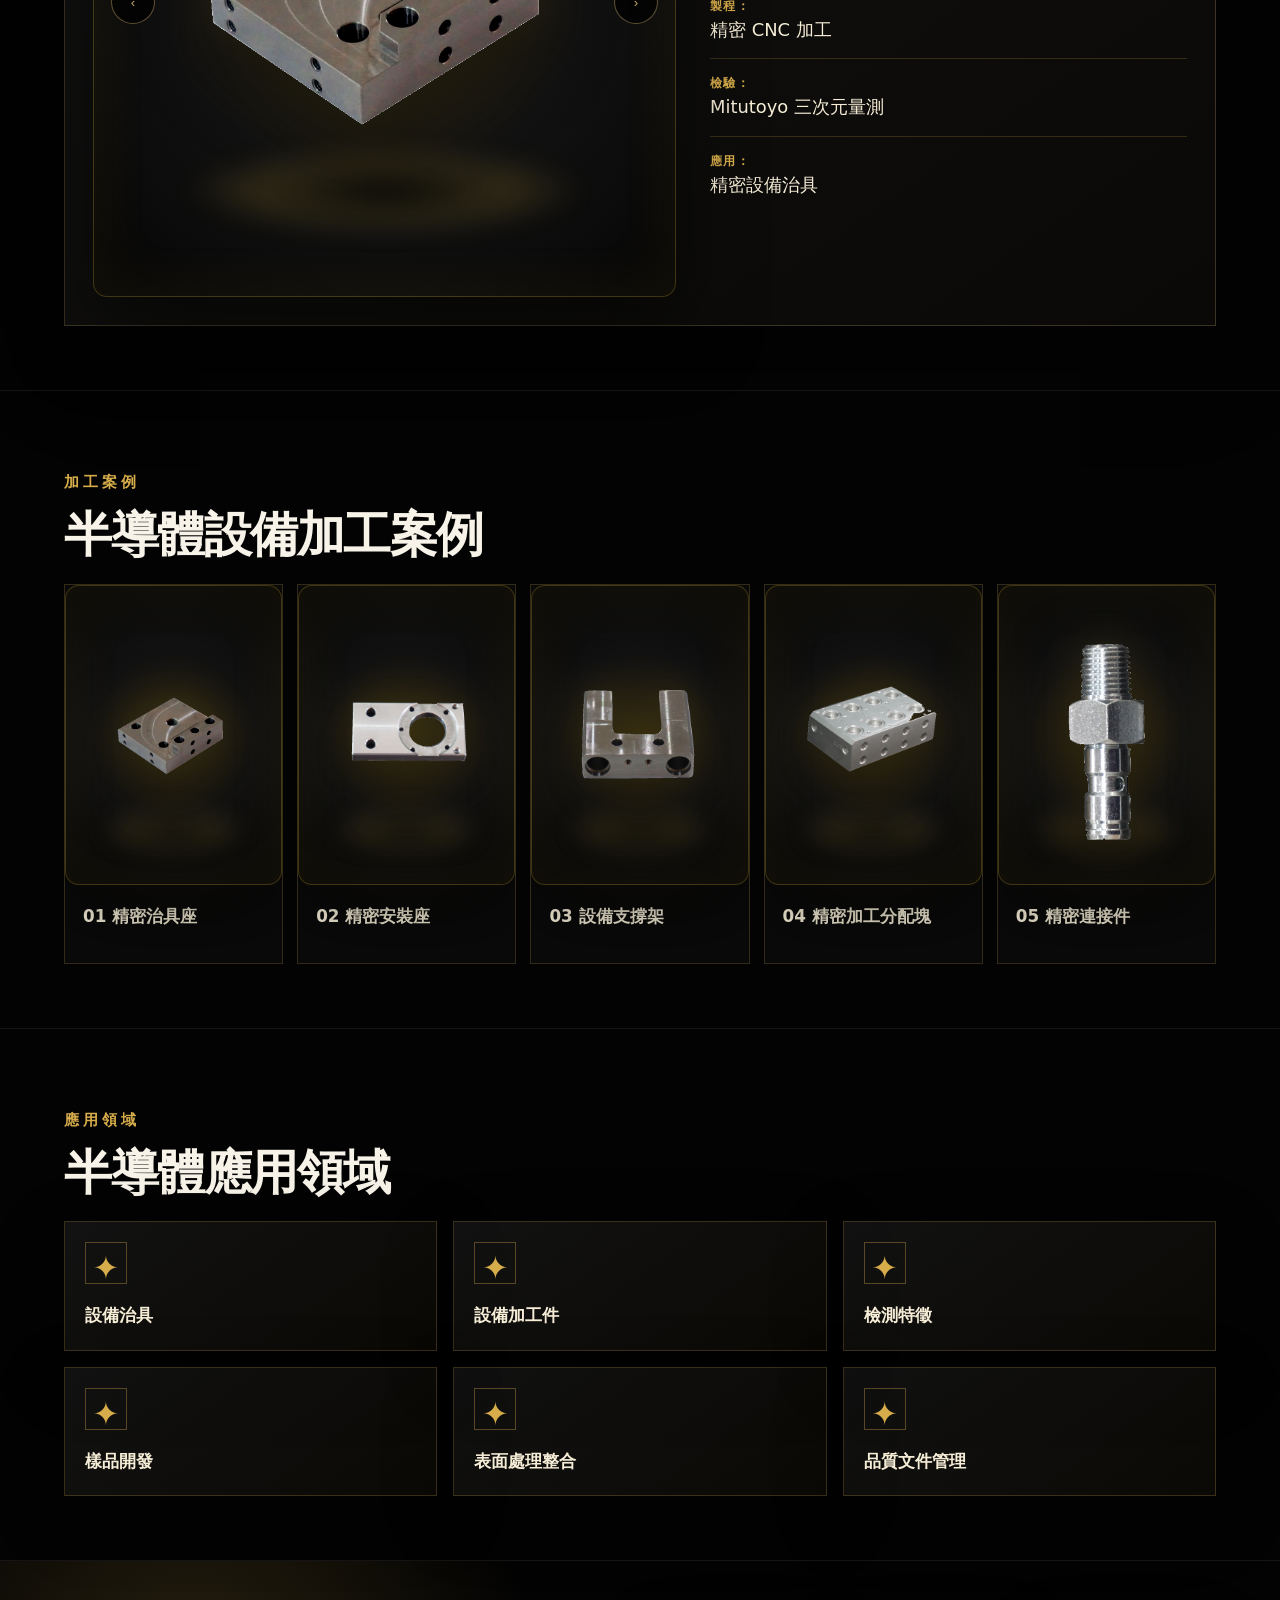
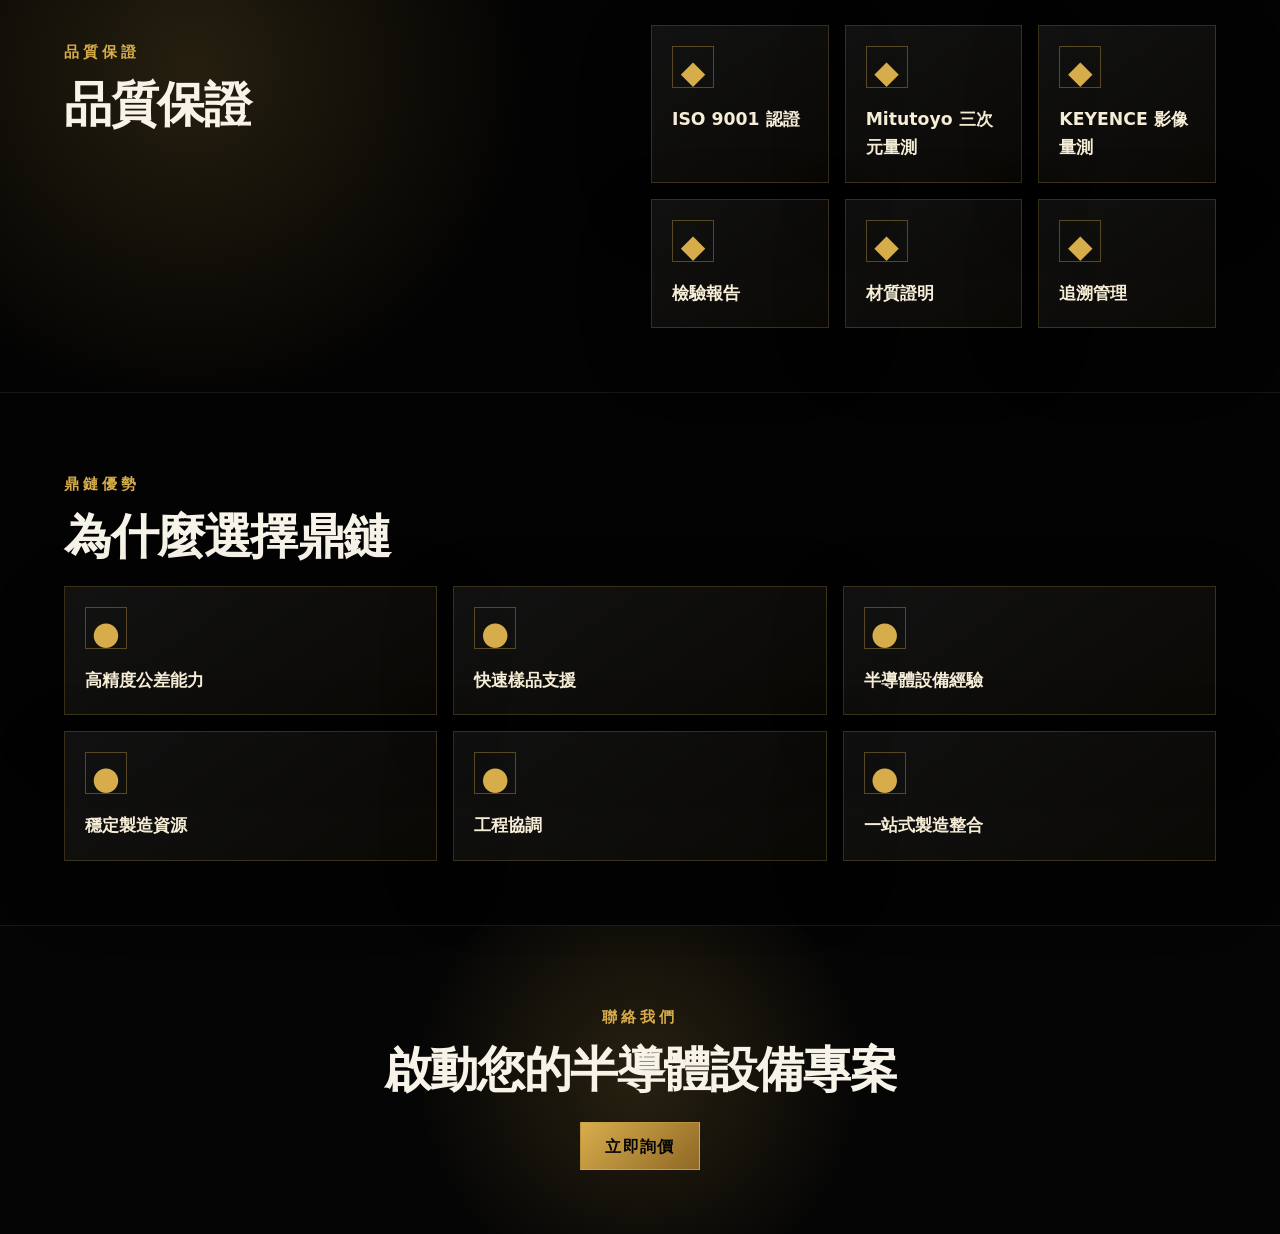
<file: industries/semiconductor/index.html>
<!doctype html>
<html lang="en">
  <head>
    <meta charset="utf-8" />
    <meta name="viewport" content="width=device-width, initial-scale=1" />
    <title>Semiconductor Equipment Components | DINGLIAN TECHNOLOGY</title>
    <meta
      name="description"
      content="Premium semiconductor equipment component showcase page for DINGLIAN TECHNOLOGY."
    />
    <link rel="icon" type="image/png" href="../../dinglian-logo.png" />
    <link rel="apple-touch-icon" href="../../dinglian-logo.png" />
    <link rel="stylesheet" href="../../styles.css" />
    <style>
      body {
        background: #030303;
      }
      .aero-page .site-header {
        background:
          radial-gradient(circle at 18% 0%, rgba(215, 173, 75, 0.08), transparent 32%),
          #000;
        border-bottom: 1px solid rgba(215, 173, 75, 0.08);
        backdrop-filter: blur(10px);
      }
      .aero-page .nav-panel {
        display: flex;
      }
      .mobile-close {
        display: none;
      }
      .aero-section {
        padding: 64px clamp(22px, 5vw, 78px);
        border-top: 1px solid rgba(255, 255, 255, 0.07);
      }
      .aero-hero {
        min-height: 100vh;
        display: grid;
        place-items: center;
        padding: 132px clamp(22px, 6vw, 92px) 82px;
        background:
          radial-gradient(
            circle at 50% 38%,
            rgba(200, 169, 106, 0.2),
            transparent 28%
          ),
          radial-gradient(
            circle at 18% 18%,
            rgba(200, 169, 106, 0.08),
            transparent 24%
          ),
          linear-gradient(135deg, #020202 0%, #090909 48%, #151109 100%);
        position: relative;
        overflow: hidden;
        text-align: center;
      }
      .aero-hero::before {
        content: "";
        position: absolute;
        inset: 0;
        background-image:
          linear-gradient(rgba(200, 169, 106, 0.06) 1px, transparent 1px),
          linear-gradient(90deg, rgba(200, 169, 106, 0.06) 1px, transparent 1px);
        background-size: 74px 74px;
        mask-image: radial-gradient(
          circle at center,
          black 0%,
          transparent 76%
        );
      }
      .aero-hero::after {
        content: "";
        position: absolute;
        inset: 0;
        background: radial-gradient(
          circle at center,
          transparent 0 34%,
          rgba(0, 0, 0, 0.62) 74%
        );
        pointer-events: none;
      }
      .hero-particles span {
        position: absolute;
        width: 4px;
        height: 4px;
        border-radius: 999px;
        background: #c8a96a;
        box-shadow: 0 0 18px rgba(200, 169, 106, 0.72);
        opacity: 0.6;
        animation: particleDrift 9s ease-in-out infinite alternate;
      }
      .hero-particles span:nth-child(1) {
        top: 21%;
        left: 18%;
        animation-delay: -1s;
      }
      .hero-particles span:nth-child(2) {
        top: 30%;
        left: 74%;
        animation-delay: -3s;
      }
      .hero-particles span:nth-child(3) {
        top: 64%;
        left: 22%;
        animation-delay: -5s;
      }
      .hero-particles span:nth-child(4) {
        top: 72%;
        left: 80%;
        animation-delay: -2s;
      }
      .hero-particles span:nth-child(5) {
        top: 45%;
        left: 12%;
        animation-delay: -4s;
      }
      .hero-particles span:nth-child(6) {
        top: 18%;
        left: 54%;
        animation-delay: -6s;
      }
      .hero-logo-showcase {
        position: relative;
        z-index: 2;
        display: grid;
        place-items: center;
        gap: 24px;
        width: min(860px, 100%);
      }
      .logo-orbit {
        position: relative;
        width: min(520px, 72vw);
        aspect-ratio: 1;
        display: grid;
        place-items: center;
      }
      .logo-orbit::before,
      .logo-orbit::after,
      .orbit-ring {
        content: "";
        position: absolute;
        inset: 8%;
        border: 1px solid rgba(200, 169, 106, 0.28);
        border-radius: 50%;
        box-shadow: 0 0 42px rgba(200, 169, 106, 0.12);
        animation: orbitSpin 24s linear infinite;
      }
      .logo-orbit::after {
        inset: 17% 2%;
        transform: rotateX(64deg);
        animation-duration: 32s;
        animation-direction: reverse;
      }
      .orbit-ring {
        inset: 2% 20%;
        transform: rotateY(68deg);
        animation-duration: 38s;
      }
      .hero-logo-card {
        position: relative;
        z-index: 2;
        width: min(390px, 58vw);
        padding: 0;
        border: 0;
        border-radius: 0;
        background: transparent;
        box-shadow: none;
      }
      .hero-logo-card img {
        width: 100%;
        height: auto;
        display: block;
        filter: drop-shadow(0 0 24px rgba(200, 169, 106, 0.22));
        animation: logoFloat 5s ease-in-out infinite alternate;
      }
      .hero-subtitle {
        color: #f7ead0;
        font-size: clamp(1.35rem, 2.7vw, 2.65rem);
        font-weight: 850;
        letter-spacing: 0.08em;
        text-transform: uppercase;
        margin: 0;
      }
      .hero-tags {
        display: flex;
        justify-content: center;
        flex-wrap: wrap;
        gap: 12px;
      }
      .hero-tags a {
        border: 1px solid rgba(200, 169, 106, 0.42);
        color: #c8a96a;
        padding: 10px 16px;
        background: rgba(0, 0, 0, 0.42);
        font-weight: 800;
        letter-spacing: 0.12em;
        text-transform: uppercase;
        cursor: pointer;
        transition:
          border-color 0.25s ease,
          box-shadow 0.25s ease,
          background 0.25s ease,
          color 0.25s ease,
          transform 0.25s ease;
      }
      .hero-tags a:hover {
        border-color: rgba(200, 169, 106, 0.92);
        box-shadow: 0 0 24px rgba(200, 169, 106, 0.26);
        transform: translateY(-2px);
      }
      .hero-tags a.active {
        background: #c8a96a;
        border-color: #c8a96a;
        color: #080808;
        box-shadow: 0 0 26px rgba(200, 169, 106, 0.28);
      }
      @keyframes orbitSpin {
        to {
          transform: rotate(360deg);
        }
      }
      @keyframes logoFloat {
        to {
          transform: translateY(-10px);
        }
      }
      @keyframes particleDrift {
        to {
          transform: translate3d(28px, -24px, 0);
          opacity: 1;
        }
      }
      .component-shell {
        background: radial-gradient(
          circle at center,
          rgba(212, 175, 55, 0.12) 0%,
          rgba(10, 10, 10, 1) 70%
        );
        border: 1px solid rgba(215, 173, 75, 0.34);
        box-shadow:
          0 30px 90px rgba(0, 0, 0, 0.5),
          0 0 70px rgba(212, 175, 55, 0.08);
        padding: 30px;
      }
      .aero-page .image-wrap {
        background: radial-gradient(
          circle at center,
          rgba(212, 175, 55, 0.16) 0%,
          rgba(18, 18, 18, 1) 45%,
          rgba(5, 5, 5, 1) 100%
        );
        padding: 28px;
        border: 1px solid rgba(212, 175, 55, 0.28);
        border-radius: 14px;
        box-shadow:
          inset 0 0 60px rgba(212, 175, 55, 0.08),
          0 30px 80px rgba(0, 0, 0, 0.5);
        display: flex;
        align-items: center;
        justify-content: center;
        min-height: 360px;
        overflow: hidden;
        position: relative;
      }
      .aero-page .image-wrap::after {
        content: "";
        position: absolute;
        left: 50%;
        bottom: 11%;
        width: 68%;
        height: 14%;
        transform: translateX(-50%);
        border-radius: 50%;
        background: radial-gradient(
          ellipse at center,
          rgba(0, 0, 0, 0.7) 0%,
          rgba(212, 175, 55, 0.16) 46%,
          transparent 72%
        );
        filter: blur(12px);
        pointer-events: none;
        z-index: 0;
      }
      .aero-page .image-wrap img {
        width: 100%;
        height: auto;
        object-fit: contain;
        opacity: 1 !important;
        filter: drop-shadow(0 24px 35px rgba(0, 0, 0, 0.55))
          drop-shadow(0 0 20px rgba(212, 175, 55, 0.16)) !important;
        position: relative;
        z-index: 1;
        transition: all 0.3s ease;
      }
      .component-shell:hover img,
      .project-card:hover img {
        transform: scale(1.04);
      }
      .aero-heading {
        max-width: 920px;
        margin-bottom: 24px;
      }
      .aero-page .eyebrow {
        font-size: 15px;
        font-weight: 700;
        letter-spacing: 4px;
        text-transform: uppercase;
      }
      .aero-heading h2,
      .quality-copy h2,
      .cta h2 {
        margin: 0;
        font-size: 48px;
        line-height: 1.05;
        font-weight: 850;
        letter-spacing: -0.03em;
      }
      .featured {
        display: grid;
        grid-template-columns: 1.1fr 0.9fr;
        gap: 24px;
        border: 1px solid rgba(215, 173, 75, 0.22);
        background: linear-gradient(
          145deg,
          rgba(255, 255, 255, 0.07),
          rgba(255, 255, 255, 0.025)
        );
        padding: clamp(16px, 2.4vw, 30px);
      }
      .featured .image-wrap {
        min-height: 540px;
      }
      .tech-panel {
        display: grid;
        align-content: center;
        gap: 14px;
      }
      .tech-row {
        border-top: 1px solid rgba(215, 173, 75, 0.2);
        padding-top: 14px;
      }
      .tech-row strong {
        display: block;
        color: var(--gold);
        letter-spacing: 0.12em;
        text-transform: uppercase;
        font-size: 0.78rem;
      }
      .tech-row span {
        color: #f6edd7;
        font-size: 1.12rem;
      }
      .portfolio-showcase {
        display: grid;
        grid-template-columns: 1.1fr 0.9fr;
        gap: clamp(18px, 3vw, 34px);
        align-items: stretch;
        border: 1px solid rgba(200, 169, 106, 0.24);
        background: linear-gradient(
          145deg,
          rgba(255, 255, 255, 0.06),
          rgba(200, 169, 106, 0.035)
        );
        padding: clamp(16px, 2.5vw, 28px);
        box-shadow: 0 34px 90px rgba(0, 0, 0, 0.42);
      }
      .carousel-stage {
        position: relative;
      }
      .carousel-stage .image-wrap {
        min-height: 590px;
      }
      .carousel-stage img {
        width: 115%;
        max-width: 115%;
        opacity: 1;
        transition:
          opacity 0.45s ease,
          transform 0.45s ease;
      }
      .carousel-stage img.is-fading {
        opacity: 0;
        transform: scale(0.985);
      }
      .carousel-arrow {
        position: absolute;
        top: 50%;
        transform: translateY(-50%);
        z-index: 3;
        width: 44px;
        height: 44px;
        border-radius: 999px;
        border: 1px solid rgba(200, 169, 106, 0.46);
        color: #c8a96a;
        background: rgba(0, 0, 0, 0.72);
        cursor: pointer;
      }
      .carousel-arrow.prev {
        left: 18px;
      }
      .carousel-arrow.next {
        right: 18px;
      }
      .portfolio-info {
        display: grid;
        align-content: center;
        gap: 16px;
      }
      .slide-counter {
        color: #c8a96a;
        font-weight: 800;
        letter-spacing: 0.24em;
      }
      .slide-title {
        margin: 0;
        color: #fff7df;
        font-size: clamp(1.8rem, 3vw, 3rem);
        line-height: 1.05;
      }
      .gallery-grid {
        display: grid;
        grid-template-columns: repeat(5, 1fr);
        gap: 14px;
      }
      .project-card {
        border: 1px solid rgba(215, 173, 75, 0.2);
        background: radial-gradient(
          circle at center,
          rgba(212, 175, 55, 0.12) 0%,
          rgba(10, 10, 10, 1) 70%
        );
        transition:
          transform 0.28s ease,
          border-color 0.28s ease,
          box-shadow 0.28s ease;
        overflow: hidden;
      }
      .project-card:hover {
        transform: translateY(-7px);
        border-color: rgba(215, 173, 75, 0.72);
        box-shadow: 0 24px 76px rgba(0, 0, 0, 0.4);
      }
      .project-card .image-wrap {
        min-height: 300px;
        padding: 24px;
      }
      .project-card h3 {
        margin: 0;
        min-height: 78px;
        padding: 18px;
        color: #fff7df;
        font-size: 1.05rem;
      }
      .capability-grid,
      .quality-grid,
      .why-grid {
        display: grid;
        gap: 16px;
      }
      .capability-grid,
      .quality-grid {
        grid-template-columns: repeat(3, 1fr);
      }
      .why-grid {
        grid-template-columns: repeat(3, 1fr);
      }
      .info-card {
        border: 1px solid rgba(215, 173, 75, 0.22);
        background: linear-gradient(
          145deg,
          rgba(255, 255, 255, 0.06),
          rgba(215, 173, 75, 0.035)
        );
        padding: 20px;
        min-height: 112px;
        box-shadow: 0 22px 70px rgba(0, 0, 0, 0.28);
      }
      .info-card .icon {
        width: 42px;
        height: 42px;
        border: 1px solid rgba(215, 173, 75, 0.36);
        display: grid;
        place-items: center;
        color: var(--gold);
        margin-bottom: 18px;
      }
      .info-card h3 {
        margin: 0;
        color: #f6edd7;
        font-size: 1.08rem;
      }
      .cta {
        text-align: center;
        background:
          radial-gradient(
            circle at 50% 48%,
            rgba(215, 173, 75, 0.17),
            transparent 34%
          ),
          #050505;
      }
      .cta h2 {
        margin-bottom: 28px;
      }
      @media (max-width: 1050px) {
        .aero-page .nav-toggle {
          display: grid;
          place-items: center;
          width: 44px;
          height: 44px;
          border: 1px solid rgba(200, 169, 106, 0.62);
          color: #c8a96a;
          background: rgba(0, 0, 0, 0.42);
          font-size: 1.35rem;
          cursor: pointer;
          position: relative;
          z-index: 1001;
        }
        .aero-page .nav-panel {
          position: fixed;
          inset: 0;
          z-index: 1000;
          display: none;
          flex-direction: column;
          align-items: center;
          justify-content: center;
          gap: 22px;
          min-height: 100vh;
          padding: 92px 28px 44px;
          background:
            radial-gradient(
              circle at 50% 18%,
              rgba(200, 169, 106, 0.14),
              transparent 28%
            ),
            rgba(0, 0, 0, 0.97);
          border: 0;
          text-align: center;
          font-size: 0.95rem;
          letter-spacing: 0.18em;
        }
        .aero-page .nav-panel.open {
          display: flex;
        }
        .aero-page .nav-panel a {
          width: min(320px, 88vw);
          padding: 13px 18px;
          border-bottom: 1px solid rgba(200, 169, 106, 0.18);
        }
        .aero-page .nav-panel .quote-link {
          border: 1px solid rgba(200, 169, 106, 0.72);
          margin-top: 8px;
        }
        .aero-page .language-switcher {
          margin-top: 10px;
          font-size: 0.95rem;
        }
        .mobile-close {
          position: absolute;
          top: 24px;
          right: 24px;
          display: grid;
          place-items: center;
          width: 44px;
          height: 44px;
          border: 1px solid rgba(200, 169, 106, 0.62);
          color: #c8a96a;
          background: rgba(0, 0, 0, 0.58);
          font-size: 1.9rem;
          cursor: pointer;
        }
      }
      @media (max-width: 1120px) {
        .portfolio-showcase {
          grid-template-columns: 1fr;
        }
        .gallery-grid {
          grid-template-columns: repeat(2, 1fr);
        }
        .capability-grid,
        .quality-grid,
        .why-grid {
          grid-template-columns: repeat(2, 1fr);
        }
      }
      @media (max-width: 680px) {
        .gallery-grid,
        .capability-grid,
        .quality-grid,
        .why-grid {
          grid-template-columns: 1fr;
        }
        .aero-section {
          padding: 46px 20px;
        }
        .aero-heading {
          margin-bottom: 18px;
        }
        .logo-orbit {
          width: min(390px, 88vw);
        }
        .hero-logo-card {
          width: min(280px, 64vw);
        }
        .hero-subtitle {
          font-size: 1rem;
          letter-spacing: 0.05em;
        }
        .hero-tags {
          gap: 8px;
        }
        .hero-tags a {
          min-width: calc(50% - 6px);
          padding: 10px 10px;
          font-size: 0.72rem;
          text-align: center;
        }
        .image-wrap,
        .featured .image-wrap,
        .carousel-stage .image-wrap {
          min-height: 260px;
          padding: 18px;
        }
        .carousel-stage img {
          width: 110%;
          max-width: 110%;
        }
        .project-card .image-wrap {
          min-height: 240px;
        }
        .aero-hero {
          min-height: 70vh;
          padding-top: 96px;
          padding-bottom: 44px;
        }
        .aero-copy h1 {
          font-size: 42px;
        }
        .aero-heading h2,
        .quality-copy h2,
        .cta h2 {
          font-size: 34px;
        }
      }
    </style>
  </head>
  <body class="aero-page">
    <header class="site-header scrolled" id="siteHeader">
      <nav class="navbar" aria-label="Primary navigation">
        <a
          class="brand"
          href="../../index.html#home"
          aria-label="Dinglian Technology home"
        >
          <img src="../../dinglian-logo.png" alt="DINGLIAN TECHNOLOGY logo" />
          <span
            ><strong data-i18n="brand.name">DINGLIAN</strong
            ><small data-i18n="brand.subname">TECHNOLOGY</small></span
          >
        </a>
        <button
          class="nav-toggle"
          aria-label="Toggle navigation"
          aria-expanded="false"
        >
          ☰
        </button>
        <div class="nav-panel" id="navPanel">
          <button
            class="mobile-close"
            type="button"
            aria-label="Close navigation"
          >
            ×
          </button>
          <a href="../../index.html#home" data-i18n="nav.home">Home</a>
          <a href="../../index.html#story" data-i18n="nav.story">About</a>
          <a href="../../index.html#industries" data-i18n="nav.industries"
            >Industries</a
          >
          <a href="../../index.html#capabilities" data-i18n="nav.solutions"
            >Capabilities</a
          >
          <a href="../../index.html#quality" data-i18n="nav.quality">Quality</a>
          <a href="https://www.jintat.com" data-i18n="nav.jintat"
            >Jintat Base</a
          >
          <a href="../../index.html#contact" data-i18n="nav.contact">Contact</a>
          <a
            class="quote-link"
            href="../../index.html#contact"
            data-i18n="nav.quote"
            >Get A Quote</a
          >
          <div class="language-switcher" aria-label="Language switcher">
            <button class="lang" data-lang="zh">繁體中文</button><span>|</span
            ><button class="lang active" data-lang="en">English</button>
          </div>
        </div>
      </nav>
    </header>

    <main>
      <section class="aero-hero">
        <div class="hero-particles" aria-hidden="true">
          <span></span><span></span><span></span><span></span><span></span
          ><span></span>
        </div>
        <div class="hero-logo-showcase">
          <div class="logo-orbit" aria-hidden="true">
            <span class="orbit-ring"></span>
            <div class="hero-logo-card">
              <img
                src="../../dinglian-logo.png"
                alt="DINGLIAN TECHNOLOGY logo"
              />
            </div>
          </div>
          <p class="hero-subtitle" data-i18n="hero.subtitle">
            Global Manufacturing Integration Partner
          </p>
          <div class="hero-tags" id="heroTags"></div>
          <a
            class="btn btn-primary"
            href="../../index.html#contact"
            data-i18n="hero.cta"
            >Get A Quote</a
          >
        </div>
      </section>

      <section class="aero-section">
        <div class="aero-heading">
          <p class="eyebrow" data-i18n="portfolio.kicker">
            SEMICONDUCTOR EQUIPMENT
          </p>
          <h2 data-i18n="portfolio.title">
            Semiconductor Equipment Components
          </h2>
          <p class="section-subtitle" data-i18n="portfolio.subtitle">
            Precision Components for Semiconductor Equipment and Automation Systems
          </p>
          <p
            class="section-subtitle case-disclaimer"
            data-i18n="portfolio.disclaimer"
          >
            The following examples demonstrate Dinglian Technology's
            manufacturing integration capabilities. Final applications may vary
            according to customer requirements.
          </p>
        </div>
        <article class="portfolio-showcase">
          <div class="carousel-stage">
            <div class="image-wrap">
              <img
                id="carouselImage"
                src="../../images/semiconductor/01-semiconductor-precision-fixture-block.png"
                alt="Semiconductor equipment component"
              />
            </div>
            <button
              class="carousel-arrow prev"
              type="button"
              aria-label="Previous aerospace slide"
            >
              ‹
            </button>
            <button
              class="carousel-arrow next"
              type="button"
              aria-label="Next aerospace slide"
            >
              ›
            </button>
          </div>
          <div class="portfolio-info">
            <div class="slide-counter" id="slideCounter">01 / 05</div>
            <h3 class="slide-title" id="slideTitle">Precision Fixture Block</h3>
            <div class="tech-panel" id="slideDetails"></div>
          </div>
        </article>
      </section>

      <section class="aero-section">
        <div class="aero-heading">
          <p class="eyebrow" data-i18n="gallery.kicker">SAMPLE PROJECTS</p>
          <h2 data-i18n="gallery.title">Semiconductor Sample Projects</h2>
        </div>
        <div class="gallery-grid" id="galleryGrid"></div>
      </section>

      <section class="aero-section">
        <div class="aero-heading">
          <p class="eyebrow" data-i18n="applications.kicker">APPLICATIONS</p>
          <h2 data-i18n="applications.title">Semiconductor Applications</h2>
        </div>
        <div class="capability-grid" id="applicationsGrid"></div>
      </section>
      <section class="aero-section quality">
        <div class="quality-copy">
          <p class="eyebrow" data-i18n="quality.kicker">Quality</p>
          <h2 data-i18n="quality.title">Quality Assurance</h2>
        </div>
        <div class="quality-grid" id="qualityGrid"></div>
      </section>
      <section class="aero-section">
        <div class="aero-heading">
          <p class="eyebrow" data-i18n="why.kicker">WHY DINGLIAN</p>
          <h2 data-i18n="why.title">Why Dinglian</h2>
        </div>
        <div class="why-grid" id="whyGrid"></div>
      </section>
      <section class="aero-section cta">
        <p class="eyebrow" data-i18n="cta.kicker">Contact</p>
        <h2 data-i18n="cta.title">Start Your Semiconductor Project</h2>
        <a
          class="btn btn-primary"
          href="../../index.html#contact"
          data-i18n="cta.button"
          >Get A Quote</a
        >
      </section>
    </main>

    <script>
      const translations = {
        en: {
          "brand.name": "DINGLIAN",
          "brand.subname": "TECHNOLOGY",
          "nav.home": "Home",
          "nav.story": "About",
          "nav.industries": "Industries",
          "nav.solutions": "Capabilities",
          "nav.quality": "Quality",
          "nav.jintat": "Jintat Base",
          "nav.contact": "Contact",
          "nav.quote": "Get A Quote",
          "hero.subtitle": "Global Manufacturing Integration Partner",
          "hero.cta": "Get A Quote",
          "portfolio.kicker": "SEMICONDUCTOR EQUIPMENT",
          "portfolio.title": "Semiconductor Equipment Components",
          "portfolio.subtitle": "Precision Components for Semiconductor Equipment and Automation Systems",
          "portfolio.disclaimer":
            "The following examples demonstrate Dinglian Technology's manufacturing integration capabilities.<br>Final applications may vary according to customer requirements.",
          "slide.materialLabel": "Material:",
          "slide.processLabel": "Process:",
          "slide.inspectionLabel": "Inspection:",
          "slide.applicationLabel": "Application:",
          "gallery.kicker": "SAMPLE PROJECTS",
          "gallery.title": "Semiconductor Sample Projects",
          "applications.kicker": "APPLICATIONS",
          "applications.title": "Semiconductor Applications",
          "quality.kicker": "QUALITY",
          "quality.title": "Quality Assurance",
          "why.kicker": "WHY DINGLIAN",
          "why.title": "Why Dinglian",
          "cta.kicker": "CONTACT",
          "cta.title": "Start Your Semiconductor Project",
          "cta.button": "Get A Quote",
        },
        zh: {
          "brand.name": "鼎鏈科技",
          "brand.subname": "全球製造整合",
          "nav.home": "首頁",
          "nav.story": "品牌故事",
          "nav.industries": "服務產業",
          "nav.solutions": "製造整合能力",
          "nav.quality": "品質管理",
          "nav.jintat": "瑨達基地",
          "nav.contact": "聯絡我們",
          "nav.quote": "取得報價",
          "hero.subtitle": "全球製造整合夥伴",
          "hero.cta": "取得報價",
          "portfolio.kicker": "半導體設備",
          "portfolio.title": "半導體設備零件",
          "portfolio.subtitle": "半導體設備與自動化系統精密零件",
          "portfolio.disclaimer":
            "以下案例展示鼎鏈科技之製造整合能力與加工經驗。<br>實際用途依客戶專案需求而定。",
          "slide.materialLabel": "材料：",
          "slide.processLabel": "製程：",
          "slide.inspectionLabel": "檢驗：",
          "slide.applicationLabel": "應用：",
          "gallery.kicker": "加工案例",
          "gallery.title": "半導體設備加工案例",
          "applications.kicker": "應用領域",
          "applications.title": "半導體應用領域",
          "quality.kicker": "品質保證",
          "quality.title": "品質保證",
          "why.kicker": "鼎鏈優勢",
          "why.title": "為什麼選擇鼎鏈",
          "cta.kicker": "聯絡我們",
          "cta.title": "啟動您的半導體設備專案",
          "cta.button": "立即詢價",
        },
      };
      const data = {
        en: {
          industryNav: [
            { label: "AEROSPACE", href: "../aerospace/", slug: "aerospace" },
            {
              label: "SEMICONDUCTOR",
              href: "../semiconductor/",
              slug: "semiconductor",
            },
            { label: "ROBOTICS", href: "../robotics/", slug: "robotics" },
            { label: "AUTOMATION", href: "../automation/", slug: "automation" },
            { label: "MEDICAL", href: "../medical/", slug: "medical" },
          ],
          activeIndustry: "semiconductor",
          slides: [
            {
              title: "Precision Fixture Block",
              image:
                "../../images/semiconductor/01-semiconductor-precision-fixture-block.png",
              material: "SUS304 Stainless Steel",
              process: "Precision CNC Machining",
              inspection: "Mitutoyo CMM Inspection",
              application: "Precision Equipment Fixture",
            },
            {
              title: "Mounting Bracket",
              image:
                "../../images/semiconductor/02-semiconductor-mounting-bracket.png",
              material: "Aluminum 6061-T6",
              process: "CNC Milling",
              inspection: "Mitutoyo CMM Inspection",
              application: "Equipment Mounting Assembly",
            },
            {
              title: "Support Bracket",
              image:
                "../../images/semiconductor/03-semiconductor-support-bracket.png",
              material: "SUS304 Stainless Steel",
              process: "Precision CNC Machining",
              inspection: "Mitutoyo CMM Inspection",
              application: "Support Structure",
            },
            {
              title: "Machined Distribution Block",
              image:
                "../../images/semiconductor/04-semiconductor-pneumatic-manifold.png",
              material: "Aluminum 6061-T6",
              process: "Multi-Axis CNC Machining",
              inspection: "Mitutoyo CMM Inspection",
              application: "Precision Distribution Assembly",
            },
            {
              title: "Precision Connector",
              image:
                "../../images/semiconductor/05-semiconductor-fluid-connector.png",
              material: "SUS316 Stainless Steel",
              process: "Precision Turning & Milling",
              inspection: "Mitutoyo CMM Inspection",
              application: "Fluid Connection System",
            },
          ],
          gallery: [
            [
              "01 Precision Fixture Block",
              "../../images/semiconductor/01-semiconductor-precision-fixture-block.png",
            ],
            [
              "02 Equipment Mounting Bracket",
              "../../images/semiconductor/02-semiconductor-mounting-bracket.png",
            ],
            [
              "03 Support Structure Block",
              "../../images/semiconductor/03-semiconductor-support-bracket.png",
            ],
            [
              "04 Machined Distribution Block",
              "../../images/semiconductor/04-semiconductor-pneumatic-manifold.png",
            ],
            [
              "05 Precision Connector",
              "../../images/semiconductor/05-semiconductor-fluid-connector.png",
            ],
          ],
          applications: [
            "Equipment Fixtures",
            "Machined Equipment Components",
            "Inspection Features",
            "Prototype Development",
            "Surface Treatment Integration",
            "Quality Documentation",
          ],
          quality: [
            "ISO 9001 Certified",
            "Mitutoyo CMM Inspection",
            "KEYENCE Measurement System",
            "Inspection Reports",
            "Material Certification",
            "Traceability Management",
          ],
          why: [
            "Tight Tolerance Capability",
            "Rapid Prototype Support",
            "Semiconductor Equipment Experience",
            "Stable Manufacturing Resources",
            "Engineering Coordination",
            "One-Stop Manufacturing Integration",
          ],
        },
        zh: {
          industryNav: [
            { label: "航太", href: "../aerospace/", slug: "aerospace" },
            {
              label: "半導體",
              href: "../semiconductor/",
              slug: "semiconductor",
            },
            { label: "機器人", href: "../robotics/", slug: "robotics" },
            { label: "自動化", href: "../automation/", slug: "automation" },
            { label: "醫療", href: "../medical/", slug: "medical" },
          ],
          activeIndustry: "semiconductor",
          slides: [
            {
              title: "精密治具座",
              image:
                "../../images/semiconductor/01-semiconductor-precision-fixture-block.png",
              material: "SUS304 不鏽鋼",
              process: "精密 CNC 加工",
              inspection: "Mitutoyo 三次元量測",
              application: "精密設備治具",
            },
            {
              title: "精密安裝座",
              image:
                "../../images/semiconductor/02-semiconductor-mounting-bracket.png",
              material: "鋁合金 6061-T6",
              process: "CNC 銑削加工",
              inspection: "Mitutoyo 三次元量測",
              application: "設備安裝結構件",
            },
            {
              title: "設備支撐架",
              image:
                "../../images/semiconductor/03-semiconductor-support-bracket.png",
              material: "SUS304 不鏽鋼",
              process: "精密 CNC 加工",
              inspection: "Mitutoyo 三次元量測",
              application: "設備支撐結構",
            },
            {
              title: "精密加工分配塊",
              image:
                "../../images/semiconductor/04-semiconductor-pneumatic-manifold.png",
              material: "鋁合金 6061-T6",
              process: "多軸 CNC 加工",
              inspection: "Mitutoyo 三次元量測",
              application: "精密分配組件",
            },
            {
              title: "精密連接件",
              image:
                "../../images/semiconductor/05-semiconductor-fluid-connector.png",
              material: "SUS316 不鏽鋼",
              process: "車銑複合加工",
              inspection: "Mitutoyo 三次元量測",
              application: "流體連接系統",
            },
          ],
          gallery: [
            [
              "01 精密治具座",
              "../../images/semiconductor/01-semiconductor-precision-fixture-block.png",
            ],
            [
              "02 精密安裝座",
              "../../images/semiconductor/02-semiconductor-mounting-bracket.png",
            ],
            [
              "03 設備支撐架",
              "../../images/semiconductor/03-semiconductor-support-bracket.png",
            ],
            [
              "04 精密加工分配塊",
              "../../images/semiconductor/04-semiconductor-pneumatic-manifold.png",
            ],
            [
              "05 精密連接件",
              "../../images/semiconductor/05-semiconductor-fluid-connector.png",
            ],
          ],
          applications: [
            "設備治具",
            "設備加工件",
            "檢測特徵",
            "樣品開發",
            "表面處理整合",
            "品質文件管理",
          ],
          quality: [
            "ISO 9001 認證",
            "Mitutoyo 三次元量測",
            "KEYENCE 影像量測",
            "檢驗報告",
            "材質證明",
            "追溯管理",
          ],
          why: [
            "高精度公差能力",
            "快速樣品支援",
            "半導體設備經驗",
            "穩定製造資源",
            "工程協調",
            "一站式製造整合",
          ],
        },
      };
      let currentSlide = 0;
      let currentLang = localStorage.getItem("dinglianLang") || "en";
      function renderCarousel(page, dict) {
        const slide = page.slides[currentSlide];
        carouselImage.classList.add("is-fading");
        window.setTimeout(() => {
          carouselImage.src = slide.image;
          carouselImage.alt = slide.title;
          carouselImage.classList.remove("is-fading");
        }, 180);
        slideCounter.textContent = `${String(currentSlide + 1).padStart(2, "0")} / ${String(page.slides.length).padStart(2, "0")}`;
        slideTitle.textContent = slide.title;
        slideDetails.innerHTML = [
          [dict["slide.materialLabel"], slide.material],
          [dict["slide.processLabel"], slide.process],
          [dict["slide.inspectionLabel"], slide.inspection],
          [dict["slide.applicationLabel"], slide.application],
        ]
          .map(
            ([label, value]) =>
              `<div class="tech-row"><strong>${label}</strong><span>${value}</span></div>`,
          )
          .join("");
      }
      function showSlide(direction) {
        const page = data[currentLang];
        currentSlide =
          (currentSlide + direction + page.slides.length) % page.slides.length;
        renderCarousel(page, translations[currentLang]);
      }
      function setLang(lang) {
        currentLang = lang;
        const dict = translations[lang];
        const page = data[lang];
        document.documentElement.lang = lang === "zh" ? "zh-Hant" : "en";
        document
          .querySelectorAll("[data-i18n]")
          .forEach(
            (el) => (el.innerHTML = dict[el.dataset.i18n] || el.innerHTML),
          );
        document
          .querySelectorAll(".lang")
          .forEach((button) =>
            button.classList.toggle("active", button.dataset.lang === lang),
          );
        heroTags.innerHTML = page.industryNav
          .map(
            (item) =>
              `<a href="${item.href}" class="${item.slug === page.activeIndustry ? "active" : ""}" ${item.slug === page.activeIndustry ? 'aria-current="page"' : ""}>${item.label}</a>`,
          )
          .join("");
        renderCarousel(page, dict);
        galleryGrid.innerHTML = page.gallery
          .map(
            ([title, src]) =>
              `<article class="project-card"><div class="image-wrap"><img src="${src}" alt="${title}" /></div><h3>${title}</h3></article>`,
          )
          .join("");
        applicationsGrid.innerHTML = page.applications
          .map(
            (item) =>
              `<article class="info-card"><div class="icon">✦</div><h3>${item}</h3></article>`,
          )
          .join("");
        qualityGrid.innerHTML = page.quality
          .map(
            (item) =>
              `<article class="info-card"><div class="icon">◆</div><h3>${item}</h3></article>`,
          )
          .join("");
        whyGrid.innerHTML = page.why
          .map(
            (item) =>
              `<article class="info-card"><div class="icon">●</div><h3>${item}</h3></article>`,
          )
          .join("");
        localStorage.setItem("dinglianLang", lang);
      }
      document
        .querySelectorAll(".lang")
        .forEach((button) =>
          button.addEventListener("click", () => setLang(button.dataset.lang)),
        );
      const navToggle = document.querySelector(".nav-toggle");
      const closeMenu = () => {
        navPanel.classList.remove("open");
        navToggle.setAttribute("aria-expanded", "false");
      };
      navToggle.addEventListener("click", () => {
        const open = navPanel.classList.toggle("open");
        navToggle.setAttribute("aria-expanded", open);
      });
      document
        .querySelector(".mobile-close")
        .addEventListener("click", closeMenu);
      navPanel
        .querySelectorAll("a")
        .forEach((link) => link.addEventListener("click", closeMenu));
      document
        .querySelector(".carousel-arrow.prev")
        .addEventListener("click", () => showSlide(-1));
      document
        .querySelector(".carousel-arrow.next")
        .addEventListener("click", () => showSlide(1));
      window.setInterval(() => showSlide(1), 4000);
      setLang(currentLang);
    </script>
  </body>
</html>
</file>
<file: styles.css>
:root {
  --black: #030303;
  --panel: #0b0b0d;
  --gold: #d7ad4b;
  --gold2: #f8df9a;
  --blue: #4e8cff;
  --steel: #87909c;
  --text: #f7f3e8;
  --muted: #b8b5ad;
}
* {
  box-sizing: border-box;
}
html {
  scroll-behavior: smooth;
}
body {
  margin: 0;
  background: var(--black);
  color: var(--text);
  font-family:
    Inter,
    ui-sans-serif,
    system-ui,
    -apple-system,
    "Noto Sans TC",
    "Microsoft JhengHei",
    sans-serif;
  line-height: 1.6;
}
a {
  color: inherit;
  text-decoration: none;
}
.site-header {
  position: fixed;
  inset: 0 0 auto;
  z-index: 50;
  transition: 0.35s;
  background: linear-gradient(180deg, rgba(0, 0, 0, 0.64), transparent);
}
.site-header.scrolled {
  background: rgba(0, 0, 0, 0.96);
  border-bottom: 1px solid rgba(215, 173, 75, 0.22);
  backdrop-filter: blur(18px);
}
.navbar {
  height: 82px;
  display: flex;
  align-items: center;
  justify-content: space-between;
  padding: 0 clamp(18px, 4vw, 64px);
}
.brand {
  display: flex;
  align-items: center;
  gap: 14px;
  letter-spacing: 0.14em;
}
.brand img {
  width: 54px;
  height: 54px;
  object-fit: contain;
}
.brand small {
  display: block;
  color: var(--gold);
  font-size: 0.72rem;
  letter-spacing: 0.22em;
}
.nav-panel {
  display: flex;
  align-items: center;
  gap: 22px;
  font-size: 0.75rem;
  font-weight: 700;
  letter-spacing: 0.12em;
}
.nav-panel a {
  color: #ddd;
  transition: 0.2s;
}
.nav-panel a:hover,
.quote-link {
  color: var(--gold) !important;
}
.quote-link {
  border: 1px solid var(--gold);
  padding: 10px 15px;
}
.language-switcher {
  display: flex;
  gap: 7px;
  align-items: center;
  color: var(--steel);
}
.lang {
  border: 0;
  background: transparent;
  color: var(--muted);
  cursor: pointer;
}
.lang.active {
  color: var(--gold);
}
.nav-toggle {
  display: none;
}
.hero {
  min-height: 100vh;
  position: relative;
  display: grid;
  grid-template-columns: 1.02fr 0.98fr;
  align-items: center;
  overflow: hidden;
  padding: 130px clamp(22px, 6vw, 92px) 70px;
  background:
    radial-gradient(
      circle at 78% 38%,
      rgba(78, 140, 255, 0.12),
      transparent 22%
    ),
    radial-gradient(
      circle at 74% 50%,
      rgba(215, 173, 75, 0.2),
      transparent 31%
    ),
    linear-gradient(135deg, #020202 0%, #0b0b0d 48%, #15120a 100%);
}
.hero-grid {
  position: absolute;
  inset: 0;
  background-image:
    linear-gradient(rgba(215, 173, 75, 0.07) 1px, transparent 1px),
    linear-gradient(90deg, rgba(215, 173, 75, 0.07) 1px, transparent 1px);
  background-size: 72px 72px;
  mask-image: linear-gradient(to bottom, black, transparent 86%);
}
.network-lines {
  position: absolute;
  inset: 8% 3% 7% 38%;
  opacity: 0.9;
}
.network-lines span {
  position: absolute;
  height: 1px;
  background: linear-gradient(
    90deg,
    transparent,
    rgba(215, 173, 75, 0.75),
    rgba(78, 140, 255, 0.38),
    transparent
  );
  transform-origin: left;
  animation: flow 6s linear infinite;
}
.network-lines span:nth-child(1) {
  width: 56%;
  top: 23%;
  left: 6%;
  transform: rotate(18deg);
}
.network-lines span:nth-child(2) {
  width: 68%;
  top: 48%;
  left: 0;
  transform: rotate(-8deg);
  animation-delay: -2s;
}
.network-lines span:nth-child(3) {
  width: 48%;
  top: 66%;
  left: 22%;
  transform: rotate(22deg);
  animation-delay: -4s;
}
.network-lines span:nth-child(4) {
  width: 44%;
  top: 36%;
  left: 38%;
  transform: rotate(62deg);
  animation-delay: -1s;
}
.network-lines i {
  position: absolute;
  width: 8px;
  height: 8px;
  border-radius: 50%;
  background: var(--gold);
  box-shadow:
    0 0 18px var(--gold),
    0 0 30px rgba(78, 140, 255, 0.42);
}
.network-lines i:nth-of-type(1) {
  top: 20%;
  left: 7%;
}
.network-lines i:nth-of-type(2) {
  top: 31%;
  left: 42%;
}
.network-lines i:nth-of-type(3) {
  top: 47%;
  left: 13%;
}
.network-lines i:nth-of-type(4) {
  top: 43%;
  left: 66%;
}
.network-lines i:nth-of-type(5) {
  top: 67%;
  left: 30%;
}
.network-lines i:nth-of-type(6) {
  top: 76%;
  left: 74%;
}
@keyframes flow {
  0% {
    filter: brightness(0.8);
    opacity: 0.42;
  }
  50% {
    filter: brightness(1.7);
    opacity: 1;
  }
  100% {
    filter: brightness(0.8);
    opacity: 0.42;
  }
}
.orb {
  position: absolute;
  border: 1px solid rgba(215, 173, 75, 0.2);
  border-radius: 50%;
}
.orb-one {
  width: 42vw;
  height: 42vw;
  right: -12vw;
  top: 12vh;
}
.orb-two {
  width: 24vw;
  height: 24vw;
  left: 52vw;
  bottom: 8vh;
}
.hero-content,
.hero-visual,
.section {
  position: relative;
}
.eyebrow {
  color: var(--gold);
  letter-spacing: 0.28em;
  text-transform: uppercase;
  font-size: 0.78rem;
  font-weight: 800;
}
.hero h1 {
  max-width: 900px;
  line-height: 0.92;
  margin: 12px 0;
  background: linear-gradient(90deg, #fff, var(--gold2), #8b8f96);
  -webkit-background-clip: text;
  color: transparent;
}
.hero-subtitle {
  font-size: clamp(1.05rem, 1.55vw, 1.45rem);
  color: #ddd;
  max-width: 720px;
}
.btn {
  display: inline-flex;
  align-items: center;
  justify-content: center;
  min-height: 48px;
  padding: 0 24px;
  border: 1px solid rgba(215, 173, 75, 0.55);
  font-weight: 800;
  letter-spacing: 0.08em;
  text-transform: uppercase;
}
.btn-primary {
  background: linear-gradient(135deg, var(--gold), #8f6826);
  color: #050505;
}
.btn-secondary {
  background: rgba(255, 255, 255, 0.04);
  color: var(--gold);
}
.hero-actions {
  display: flex;
  gap: 14px;
  flex-wrap: wrap;
}
.network-core {
  width: min(440px, 80vw);
  aspect-ratio: 1;
  border: 1px solid rgba(215, 173, 75, 0.35);
  border-radius: 50%;
  background: radial-gradient(
    circle,
    rgba(215, 173, 75, 0.18),
    rgba(255, 255, 255, 0.03) 38%,
    rgba(78, 140, 255, 0.06)
  );
  box-shadow:
    inset 0 0 90px rgba(215, 173, 75, 0.12),
    0 0 80px rgba(0, 0, 0, 0.8);
  display: grid;
  place-items: center;
}
.network-core span {
  position: absolute;
  border: 1px solid rgba(215, 173, 75, 0.34);
  border-radius: 50%;
  inset: 12%;
}
.network-core span:nth-child(2) {
  inset: 27%;
  border-color: rgba(78, 140, 255, 0.32);
}
.network-core span:nth-child(3) {
  inset: 43%;
  background: var(--gold);
  box-shadow: 0 0 30px var(--gold);
}
.network-core span:nth-child(4) {
  width: 72%;
  height: 1px;
  background: linear-gradient(90deg, transparent, var(--gold), transparent);
  border: 0;
  transform: rotate(28deg);
}
.spec {
  position: absolute;
  color: var(--gold2);
  font-size: 0.75rem;
  letter-spacing: 0.18em;
}
.spec-a {
  top: 24%;
  right: 8%;
}
.spec-b {
  bottom: 25%;
  right: 4%;
}
.spec-c {
  left: 5%;
  bottom: 34%;
}
.section {
  padding: 105px clamp(22px, 6vw, 92px);
  border-top: 1px solid rgba(255, 255, 255, 0.07);
}
.section-heading {
  max-width: 920px;
  margin-bottom: 42px;
}
.section h2 {
  font-size: clamp(2rem, 4vw, 4rem);
  line-height: 1.1;
  margin: 0;
}
.section-subtitle {
  color: var(--muted);
  font-size: 1.14rem;
  max-width: 760px;
}
.story-cards,
.contact,
.quality,
.base-inner {
  display: grid;
  grid-template-columns: repeat(3, 1fr);
  gap: 22px;
}
.glass-panel,
.quality-list,
.quote-form,
.base-inner {
  background: linear-gradient(
    145deg,
    rgba(255, 255, 255, 0.08),
    rgba(255, 255, 255, 0.025)
  );
  border: 1px solid rgba(215, 173, 75, 0.18);
  box-shadow: 0 24px 80px rgba(0, 0, 0, 0.35);
  padding: 34px;
}
.story-center {
  background: linear-gradient(
    145deg,
    rgba(215, 173, 75, 0.12),
    rgba(255, 255, 255, 0.025)
  );
}
.tag-cloud {
  display: flex;
  flex-wrap: wrap;
  gap: 10px;
}
.tag-cloud span,
.base-badges span {
  border: 1px solid rgba(215, 173, 75, 0.26);
  color: var(--gold2);
  padding: 8px 12px;
  background: rgba(0, 0, 0, 0.22);
}
.trust {
  background: linear-gradient(180deg, #050505, #090806);
}
.trust-grid,
.card-grid,
.solution-grid,
.gallery-grid {
  display: grid;
  grid-template-columns: repeat(4, 1fr);
  gap: 18px;
}
.trust-card,
.industry-card,
.solution-card,
.gallery-card,
.process-step,
.quality-item {
  border: 1px solid rgba(215, 173, 75, 0.18);
  background: linear-gradient(180deg, #111, #070707);
  padding: 26px;
  min-height: 170px;
  position: relative;
  overflow: hidden;
}
.trust-card {
  min-height: 180px;
  display: flex;
  flex-direction: column;
  justify-content: space-between;
}
.trust-card strong {
  font-size: clamp(2rem, 3vw, 3.2rem);
  color: var(--gold2);
  line-height: 1;
}
.trust-card span {
  color: var(--muted);
  letter-spacing: 0.08em;
  text-transform: uppercase;
}
.card-grid {
  grid-template-columns: repeat(5, 1fr);
}
.industry-card:before,
.gallery-card:before {
  content: "";
  position: absolute;
  inset: auto -20% -40% 20%;
  height: 90px;
  background: linear-gradient(
    90deg,
    transparent,
    rgba(215, 173, 75, 0.18),
    transparent
  );
  transform: rotate(-12deg);
}
.icon {
  font-size: 2rem;
  color: var(--gold);
}
.muted {
  color: var(--muted);
}
.solution-grid {
  grid-template-columns: repeat(3, 1fr);
}
.quality {
  grid-template-columns: 1fr 1fr;
  background: radial-gradient(
    circle at 15% 25%,
    rgba(215, 173, 75, 0.16),
    transparent 30%
  );
}
.quality-list {
  display: grid;
  grid-template-columns: repeat(2, 1fr);
  gap: 14px;
}
.quality-item {
  min-height: auto;
}
.base {
  background:
    radial-gradient(
      circle at 75% 50%,
      rgba(78, 140, 255, 0.18),
      transparent 28%
    ),
    linear-gradient(135deg, #070707, #161003 55%, #050505);
}
.base-inner {
  grid-template-columns: 1.1fr 0.9fr;
  align-items: center;
  max-width: 1180px;
  margin: auto;
}
.base-copy h2 {
  font-size: clamp(2.8rem, 5vw, 5.2rem);
}
.base-subtitle {
  color: var(--gold2);
  font-size: 1.25rem;
}
.base-statement {
  font-size: 1.55rem;
  color: #fff;
}
.base-meta {
  display: flex;
  gap: 12px;
  margin: 22px 0;
}
.base-meta span {
  border: 1px solid rgba(215, 173, 75, 0.5);
  padding: 8px 12px;
  color: var(--gold);
  letter-spacing: 0.16em;
}
.base-badges {
  display: flex;
  gap: 10px;
  flex-wrap: wrap;
  margin-bottom: 28px;
}
.base-logo-panel {
  border: 1px solid rgba(215, 173, 75, 0.42);
  background: linear-gradient(
    145deg,
    rgba(8, 14, 28, 0.88),
    rgba(255, 255, 255, 0.035)
  );
  box-shadow:
    0 0 70px rgba(78, 140, 255, 0.18),
    inset 0 0 60px rgba(215, 173, 75, 0.08);
  padding: 44px;
  text-align: center;
}
.base-logo-panel img {
  width: min(330px, 70%);
  filter: drop-shadow(0 0 28px rgba(78, 140, 255, 0.35));
}
.gallery-grid {
  grid-template-columns: repeat(4, 1fr);
}
.gallery-card {
  min-height: 230px;
  display: flex;
  align-items: end;
}
.process-track {
  display: grid;
  grid-template-columns: repeat(7, 1fr);
  gap: 12px;
}
.process-step {
  min-height: 150px;
}
.process-step strong {
  display: block;
  color: var(--gold);
  font-size: 1.8rem;
}
.contact {
  grid-template-columns: 1fr 1fr;
}
.contact-links,
.footer-nav {
  display: flex;
  gap: 16px;
  flex-wrap: wrap;
}
.contact-links a,
.footer-nav a {
  color: var(--gold);
}
input,
textarea {
  width: 100%;
  background: #060606;
  border: 1px solid rgba(215, 173, 75, 0.22);
  color: #fff;
  padding: 15px;
  margin-bottom: 14px;
}
.form-row {
  display: grid;
  grid-template-columns: 1fr 1fr;
  gap: 14px;
}
.file-input {
  display: block;
  border: 1px dashed rgba(215, 173, 75, 0.36);
  padding: 16px;
  margin-bottom: 16px;
  color: var(--muted);
}
.file-input input {
  margin-top: 12px;
  border: 0;
  padding: 0;
}
.footer {
  text-align: center;
  padding: 58px 20px;
  border-top: 1px solid rgba(215, 173, 75, 0.18);
  background: #030303;
}
.footer img {
  width: 96px;
}
.footer h2 {
  letter-spacing: 0.18em;
  margin-bottom: 0;
}
.footer-nav {
  justify-content: center;
  margin: 24px 0;
}
.footer-industries {
  color: var(--muted);
}
.reveal {
  opacity: 0;
  transform: translateY(24px);
  transition:
    opacity 0.7s,
    transform 0.7s;
}
.reveal.visible {
  opacity: 1;
  transform: none;
}
@media (max-width: 1050px) {
  .nav-toggle {
    display: block;
    background: transparent;
    color: var(--gold);
    border: 1px solid var(--gold);
    font-size: 1.4rem;
  }
  .nav-panel {
    position: absolute;
    top: 80px;
    left: 0;
    right: 0;
    background: #050505;
    display: none;
    flex-direction: column;
    padding: 24px;
  }
  .nav-panel.open {
    display: flex;
  }
  .hero,
  .quality,
  .contact,
  .base-inner {
    grid-template-columns: 1fr;
  }
  .story-cards,
  .trust-grid,
  .card-grid,
  .gallery-grid {
    grid-template-columns: repeat(2, 1fr);
  }
  .solution-grid,
  .process-track {
    grid-template-columns: repeat(2, 1fr);
  }
  .network-lines {
    inset: 30% 2% 5% 5%;
    opacity: 0.45;
  }
}
@media (max-width: 640px) {
  .navbar {
    height: 72px;
  }
  .brand span {
    display: none;
  }
  .hero {
    padding-top: 110px;
  }
  .story-cards,
  .trust-grid,
  .card-grid,
  .solution-grid,
  .gallery-grid,
  .process-track,
  .quality-list,
  .form-row {
    grid-template-columns: 1fr;
  }
  .section {
    padding: 76px 20px;
  }
  .network-core {
    width: 72vw;
  }
  .language-switcher {
    margin-top: 8px;
  }
}

/* V6 brand restoration refinements */
.hero {
  display: flex;
  align-items: center;
  justify-content: center;
  text-align: center;
  min-height: 100vh;
  background:
    radial-gradient(
      circle at 50% 42%,
      rgba(215, 173, 75, 0.2),
      transparent 28%
    ),
    radial-gradient(
      circle at 50% 50%,
      rgba(78, 140, 255, 0.1),
      transparent 34%
    ),
    linear-gradient(135deg, #020202 0%, #0b0b0d 48%, #15120a 100%);
}
.hero-centered {
  width: min(1120px, 94vw);
  margin: auto;
  display: flex;
  flex-direction: column;
  align-items: center;
  z-index: 3;
}
.hero h1 {
  font-size: clamp(2.8rem, 6vw, 6.8rem);
  text-transform: none;
}
.hero-subtitle {
  max-width: 720px;
  font-size: clamp(1.15rem, 1.7vw, 1.55rem);
}
.hero-actions {
  justify-content: center;
}
.network-lines {
  inset: 8% 6%;
  opacity: 0.95;
}
.network-lines span:nth-child(5) {
  position: absolute;
  width: 62%;
  top: 58%;
  left: 18%;
  transform: rotate(-38deg);
  height: 1px;
  background: linear-gradient(
    90deg,
    transparent,
    rgba(215, 173, 75, 0.62),
    rgba(78, 140, 255, 0.25),
    transparent
  );
  animation: flow 7s linear infinite;
}
.network-lines i:nth-of-type(7) {
  top: 15%;
  left: 54%;
}
.network-lines i:nth-of-type(8) {
  top: 83%;
  left: 45%;
}
.network-lines i:nth-of-type(9) {
  top: 54%;
  left: 88%;
}
.network-lines i:nth-of-type(10) {
  top: 37%;
  left: 4%;
}
.orb-one {
  width: 58vh;
  height: 58vh;
  right: auto;
  left: 50%;
  top: 50%;
  transform: translate(-50%, -50%);
}
.orb-two {
  width: 78vh;
  height: 78vh;
  left: 50%;
  bottom: auto;
  top: 50%;
  transform: translate(-50%, -50%);
  border-color: rgba(215, 173, 75, 0.12);
}
.trust {
  padding-top: 125px;
  padding-bottom: 125px;
}
.trust-grid {
  gap: 28px;
}
.trust-card {
  min-height: 220px;
  padding: 34px;
  border-color: rgba(215, 173, 75, 0.26);
  background: linear-gradient(
    145deg,
    rgba(255, 255, 255, 0.055),
    rgba(215, 173, 75, 0.035)
  );
  box-shadow: 0 22px 70px rgba(0, 0, 0, 0.35);
}
.trust-card strong {
  font-family: Georgia, serif;
  font-weight: 500;
}
.trust-card span {
  font-size: 0.86rem;
}
.base-logo-panel {
  background:
    radial-gradient(
      circle at 50% 42%,
      rgba(78, 140, 255, 0.2),
      transparent 38%
    ),
    linear-gradient(145deg, rgba(5, 8, 16, 0.96), rgba(18, 15, 8, 0.88));
  border: 1px solid rgba(215, 173, 75, 0.58);
  border-radius: 2px;
}
.base-logo-panel img {
  mix-blend-mode: screen;
  background: transparent;
}
@media (max-width: 1050px) {
  .hero {
    display: flex;
  }
}

/* V7 hero-only restoration: premium global orbit animation */
.hero {
  padding-top: 150px;
  padding-bottom: 110px;
  isolation: isolate;
}
.hero::before,
.hero::after {
  content: "";
  position: absolute;
  inset: 0;
  pointer-events: none;
  z-index: 1;
}
.hero::before {
  background:
    radial-gradient(
      circle at 24% 38%,
      rgba(215, 173, 75, 0.16) 0 2px,
      transparent 3px
    ),
    radial-gradient(
      circle at 76% 28%,
      rgba(248, 223, 154, 0.16) 0 2px,
      transparent 3px
    ),
    radial-gradient(
      circle at 18% 74%,
      rgba(215, 173, 75, 0.13) 0 1px,
      transparent 3px
    ),
    radial-gradient(
      circle at 82% 70%,
      rgba(248, 223, 154, 0.15) 0 1px,
      transparent 3px
    );
  animation: particleDrift 18s ease-in-out infinite alternate;
}
.hero::after {
  background:
    linear-gradient(
      115deg,
      transparent 16%,
      rgba(215, 173, 75, 0.13) 16.2%,
      transparent 16.6%,
      transparent 64%,
      rgba(78, 140, 255, 0.1) 64.2%,
      transparent 64.7%
    ),
    linear-gradient(
      28deg,
      transparent 28%,
      rgba(215, 173, 75, 0.1) 28.2%,
      transparent 28.55%,
      transparent 72%,
      rgba(215, 173, 75, 0.12) 72.2%,
      transparent 72.55%
    );
  opacity: 0.72;
  animation: networkBreath 12s ease-in-out infinite;
}
.hero-centered {
  padding-top: clamp(34px, 6vh, 74px);
}
.hero-emblem {
  width: clamp(480px, 62vh, 740px);
  max-width: min(90vw, 760px);
  aspect-ratio: 1;
  position: relative;
  display: grid;
  place-items: center;
  margin: clamp(12px, 3vh, 34px) auto clamp(18px, 3vh, 34px);
  z-index: 4;
}
.hero-glow {
  position: absolute;
  inset: 17%;
  border-radius: 50%;
  background: radial-gradient(
    circle,
    rgba(215, 173, 75, 0.34),
    rgba(215, 173, 75, 0.08) 44%,
    transparent 70%
  );
  filter: blur(18px);
  animation: logoAura 5.8s ease-in-out infinite;
}
.orbit-ring {
  position: absolute;
  border: 1px solid rgba(215, 173, 75, 0.28);
  border-radius: 50%;
  transform-style: preserve-3d;
  z-index: 2;
}
.orbit-ring::before,
.orbit-ring::after {
  content: "";
  position: absolute;
  width: 8px;
  height: 8px;
  border-radius: 50%;
  background: var(--gold2);
  box-shadow:
    0 0 18px rgba(248, 223, 154, 0.95),
    0 0 38px rgba(215, 173, 75, 0.45);
  animation: nodePulse 3.8s ease-in-out infinite;
}
.orbit-ring::before {
  top: 9%;
  left: 24%;
}
.orbit-ring::after {
  right: 13%;
  bottom: 22%;
  animation-delay: -1.7s;
}
.orbit-ring span {
  position: absolute;
  top: 50%;
  left: -2px;
  width: 18%;
  height: 2px;
  border-radius: 999px;
  background: linear-gradient(
    90deg,
    transparent,
    rgba(248, 223, 154, 0.95),
    transparent
  );
  box-shadow: 0 0 18px rgba(215, 173, 75, 0.62);
  animation: lightTravel 4.8s linear infinite;
}
.orbit-ring-a {
  inset: 6%;
  transform: rotateX(64deg) rotateZ(-18deg);
  animation: orbitRotateA 28s linear infinite;
}
.orbit-ring-b {
  inset: 13%;
  border-color: rgba(248, 223, 154, 0.2);
  transform: rotateX(58deg) rotateY(18deg) rotateZ(34deg);
  animation: orbitRotateB 34s linear infinite reverse;
}
.orbit-ring-b span {
  animation-duration: 6.2s;
  animation-delay: -2s;
}
.orbit-ring-c {
  inset: 22%;
  border-color: rgba(78, 140, 255, 0.16);
  transform: rotateX(68deg) rotateY(-22deg) rotateZ(74deg);
  animation: orbitRotateC 42s linear infinite;
}
.orbit-ring-c span {
  animation-duration: 7.4s;
  animation-delay: -3.1s;
}
.hero-node {
  position: absolute;
  width: 7px;
  height: 7px;
  border-radius: 50%;
  background: rgba(248, 223, 154, 0.95);
  box-shadow:
    0 0 16px rgba(248, 223, 154, 0.9),
    0 0 34px rgba(215, 173, 75, 0.38);
  z-index: 3;
  animation: nodePulse 4.4s ease-in-out infinite;
}
.node-a {
  top: 18%;
  left: 15%;
}
.node-b {
  top: 12%;
  right: 22%;
  animation-delay: -1.1s;
}
.node-c {
  right: 10%;
  bottom: 34%;
  animation-delay: -2.4s;
}
.node-d {
  bottom: 15%;
  left: 30%;
  animation-delay: -3.2s;
}
.node-e {
  left: 9%;
  bottom: 42%;
  animation-delay: -1.8s;
}
.network-lines i {
  animation: nodePulse 4.8s ease-in-out infinite;
}
.network-lines span {
  animation-name: flow, lineDrift;
  animation-duration: 6s, 16s;
  animation-timing-function: linear, ease-in-out;
  animation-iteration-count: infinite;
  animation-direction: normal, alternate;
}
@keyframes orbitRotateA {
  from {
    transform: rotateX(64deg) rotateZ(-18deg);
  }
  to {
    transform: rotateX(64deg) rotateZ(342deg);
  }
}
@keyframes orbitRotateB {
  from {
    transform: rotateX(58deg) rotateY(18deg) rotateZ(34deg);
  }
  to {
    transform: rotateX(58deg) rotateY(18deg) rotateZ(394deg);
  }
}
@keyframes orbitRotateC {
  from {
    transform: rotateX(68deg) rotateY(-22deg) rotateZ(74deg);
  }
  to {
    transform: rotateX(68deg) rotateY(-22deg) rotateZ(434deg);
  }
}
@keyframes lightTravel {
  from {
    transform: rotate(0deg) translateX(0);
    opacity: 0.2;
  }
  45% {
    opacity: 1;
  }
  to {
    transform: rotate(360deg) translateX(0);
    opacity: 0.2;
  }
}
@keyframes nodePulse {
  0%,
  100% {
    transform: scale(0.72);
    opacity: 0.45;
  }
  50% {
    transform: scale(1.18);
    opacity: 1;
  }
}
@keyframes logoAura {
  0%,
  100% {
    opacity: 0.58;
    transform: scale(0.98);
  }
  50% {
    opacity: 0.9;
    transform: scale(1.04);
  }
}
@keyframes particleDrift {
  from {
    transform: translate3d(-1.2%, 0.6%, 0);
    opacity: 0.54;
  }
  to {
    transform: translate3d(1.4%, -1%, 0);
    opacity: 0.9;
  }
}
@keyframes networkBreath {
  0%,
  100% {
    opacity: 0.34;
  }
  50% {
    opacity: 0.74;
  }
}
@keyframes lineDrift {
  from {
    margin-left: -8px;
  }
  to {
    margin-left: 12px;
  }
}
@media (max-width: 1050px) {
  .hero-emblem {
    width: min(620px, 92vw);
  }
}
@media (max-width: 640px) {
  .hero-emblem {
    width: min(430px, 94vw);
    margin-top: 8px;
  }
}

/* Critical hero logo fix: enlarge only the logo image, keep orbit scale unchanged */
.hero-emblem {
  margin: clamp(36px, 6vh, 84px) auto clamp(-8px, 0.4vh, 6px);
}
.hero-emblem {
  margin-bottom: clamp(-56px, -4vh, -32px);
}

/* Jintat Foundation logo presentation refinement */
.base-logo-panel {
  position: relative;
  overflow: hidden;
  border: 1px solid rgba(215, 173, 75, 0.68);
  background:
    radial-gradient(
      circle at 50% 46%,
      rgba(78, 140, 255, 0.24),
      transparent 42%
    ),
    linear-gradient(145deg, rgba(4, 7, 14, 0.98), rgba(16, 12, 5, 0.92));
}
.base-logo-panel::before {
  content: "";
  position: absolute;
  inset: 18%;
  border-radius: 50%;
  background: rgba(78, 140, 255, 0.16);
  filter: blur(32px);
  pointer-events: none;
}
.base-logo-panel img {
  position: relative;
  z-index: 1;
  width: min(360px, 76%);
  max-height: 230px;
  object-fit: contain;
  background: transparent;
  border: 0;
  mix-blend-mode: normal;
  filter: drop-shadow(0 0 30px rgba(78, 140, 255, 0.3))
    drop-shadow(0 0 18px rgba(215, 173, 75, 0.18));
}

/* V9 brand-first hero refinement: logo image dominance without enlarging orbits */
.hero {
  padding-top: 112px;
  padding-bottom: 92px;
}
.hero-centered {
  padding-top: 0;
}
.hero-emblem {
  margin: clamp(10px, 2vh, 24px) auto clamp(-30px, -2vh, -14px);
}
.hero-wordmark {
  margin: 0 0 2px;
  color: #fff7df;
  font-size: clamp(1.65rem, 3.2vw, 3.6rem);
  font-weight: 800;
  letter-spacing: 0.36em;
  text-indent: 0.36em;
  line-height: 1;
  text-shadow: 0 0 28px rgba(215, 173, 75, 0.28);
}
.brand img {
  height: 52px;
  width: auto;
}
.footer img {
  width: 220px;
  max-width: 72vw;
}
@media (max-width: 640px) {
  .hero-wordmark {
    font-size: clamp(1.25rem, 7vw, 2rem);
  }
}

/* Jintat manufacturing-foundation panel: no standalone logo image */
.foundation-panel {
  text-align: left;
  min-height: 430px;
  display: flex;
  flex-direction: column;
  justify-content: center;
  gap: 18px;
}
.foundation-panel::after {
  content: "";
  position: absolute;
  inset: 22px;
  border: 1px solid rgba(215, 173, 75, 0.18);
  pointer-events: none;
}
.foundation-kicker {
  margin: 0;
  color: var(--gold);
  letter-spacing: 0.28em;
  text-transform: uppercase;
  font-size: 0.78rem;
  font-weight: 800;
}
.foundation-panel h3 {
  margin: 0;
  max-width: 520px;
  font-size: clamp(2.2rem, 4.2vw, 4.8rem);
  line-height: 0.95;
  letter-spacing: 0.08em;
  color: #fff7df;
  text-shadow: 0 0 34px rgba(215, 173, 75, 0.18);
}
.foundation-since {
  width: fit-content;
  border: 1px solid rgba(215, 173, 75, 0.5);
  color: var(--gold2);
  padding: 8px 13px;
  letter-spacing: 0.16em;
  text-transform: uppercase;
  background: rgba(0, 0, 0, 0.28);
}
.foundation-statement {
  max-width: 460px;
  margin: 0;
  color: var(--muted);
  font-size: 1.05rem;
}
.foundation-capabilities {
  display: grid;
  grid-template-columns: repeat(2, minmax(0, 1fr));
  gap: 10px;
  margin-top: 10px;
}
.foundation-capabilities span {
  border: 1px solid rgba(215, 173, 75, 0.24);
  background: linear-gradient(
    135deg,
    rgba(255, 255, 255, 0.06),
    rgba(78, 140, 255, 0.05)
  );
  color: #f6edd7;
  padding: 12px 14px;
  min-height: 52px;
  display: flex;
  align-items: center;
  font-size: 0.88rem;
  letter-spacing: 0.04em;
}
@media (max-width: 640px) {
  .foundation-panel {
    min-height: 0;
  }
  .foundation-capabilities {
    grid-template-columns: 1fr;
  }
}

/* Case study entry cards */
#industries .section-heading {
  max-width: 980px;
}
#industries .section-subtitle {
  margin-top: 18px;
}
.industries-grid {
  align-items: stretch;
}
.case-card {
  min-height: 320px;
  display: flex;
  flex-direction: column;
  gap: 18px;
  cursor: pointer;
  text-decoration: none;
  transition:
    transform 0.28s ease,
    border-color 0.28s ease,
    box-shadow 0.28s ease,
    background 0.28s ease;
}
.case-card:hover {
  transform: translateY(-8px);
  border-color: rgba(215, 173, 75, 0.78);
  background:
    radial-gradient(
      circle at 70% 18%,
      rgba(215, 173, 75, 0.18),
      transparent 34%
    ),
    linear-gradient(180deg, #151108, #070707);
  box-shadow:
    0 28px 88px rgba(0, 0, 0, 0.42),
    0 0 28px rgba(215, 173, 75, 0.12);
}
.case-thumb {
  min-height: 112px;
  display: grid;
  place-items: center;
  border: 1px solid rgba(215, 173, 75, 0.18);
  background: radial-gradient(
    circle at center,
    rgba(215, 173, 75, 0.12),
    rgba(5, 5, 5, 0.92) 68%
  );
}
.case-thumb span {
  color: var(--gold2);
  font-size: 2.35rem;
  filter: drop-shadow(0 0 18px rgba(215, 173, 75, 0.2));
}
.case-body {
  display: grid;
  gap: 8px;
}
.case-en {
  color: var(--gold2);
  font-size: 0.72rem;
  font-weight: 800;
  letter-spacing: 0.18em;
  text-transform: uppercase;
}
.case-card h3 {
  margin: 0;
  color: #fff7df;
  font-size: clamp(1.2rem, 1.5vw, 1.55rem);
}
.case-card .muted {
  margin: 0;
  line-height: 1.55;
}
.case-cta {
  margin-top: auto;
  color: var(--gold2);
  font-weight: 800;
  letter-spacing: 0.08em;
  transition: transform 0.25s ease;
}
.case-card:hover .case-cta {
  transform: translateX(8px);
}
@media (max-width: 640px) {
  .industries-grid {
    display: flex;
    grid-template-columns: none;
    gap: 16px;
    overflow-x: auto;
    padding: 6px 2px 18px;
    scroll-snap-type: x mandatory;
    -webkit-overflow-scrolling: touch;
  }
  .industries-grid .case-card {
    flex: 0 0 82%;
    min-height: 300px;
    scroll-snap-align: start;
  }
}

/* Jintat brand identity showcase: right panel is logo-only, not duplicate content */
.foundation-logo-showcase {
  min-height: 430px;
  align-items: center;
  justify-content: center;
  text-align: center;
  padding: clamp(42px, 6vw, 72px);
  background:
    radial-gradient(
      circle at 50% 50%,
      rgba(43, 125, 255, 0.3) 0%,
      rgba(43, 125, 255, 0.16) 26%,
      rgba(215, 173, 75, 0.08) 48%,
      rgba(4, 7, 14, 0.98) 78%
    ),
    linear-gradient(145deg, rgba(3, 6, 13, 0.98), rgba(15, 10, 3, 0.94));
}
.foundation-logo-showcase::before {
  inset: 20%;
  background: rgba(43, 125, 255, 0.24);
  filter: blur(46px);
}
.foundation-logo-showcase::after {
  inset: 22px;
  border: 1px solid rgba(215, 173, 75, 0.2);
}
.foundation-logo-showcase img {
  width: 65%;
  max-width: 420px;
  max-height: 260px;
  object-fit: contain;
  object-position: center;
  filter: drop-shadow(0 0 42px rgba(43, 125, 255, 0.42))
    drop-shadow(0 0 20px rgba(215, 173, 75, 0.16));
}
@media (max-width: 640px) {
  .foundation-logo-showcase {
    min-height: 280px;
    padding: 36px;
  }
  .foundation-logo-showcase img {
    width: 78%;
  }
}

/* Strengthen Jintat logo card as a clickable brand gateway */
.foundation-logo-showcase {
  text-decoration: none;
  cursor: pointer;
  transform: translateY(0);
  transition:
    transform 0.28s ease,
    border-color 0.28s ease,
    box-shadow 0.28s ease,
    background 0.28s ease;
}
.foundation-logo-showcase:hover,
.foundation-logo-showcase:focus-visible {
  transform: translateY(-4px);
  border-color: rgba(215, 173, 75, 0.86);
  box-shadow:
    0 32px 90px rgba(0, 0, 0, 0.55),
    0 0 46px rgba(43, 125, 255, 0.2),
    inset 0 0 64px rgba(215, 173, 75, 0.1);
}
.foundation-logo-showcase img {
  width: clamp(280px, 82%, 560px);
  max-width: 85%;
  max-height: 340px;
}
.foundation-logo-showcase:hover img,
.foundation-logo-showcase:focus-visible img {
  filter: drop-shadow(0 0 58px rgba(43, 125, 255, 0.56))
    drop-shadow(0 0 26px rgba(215, 173, 75, 0.22));
}
@media (max-width: 640px) {
  .foundation-logo-showcase img {
    width: 84%;
    max-width: 84%;
    max-height: 280px;
  }
}

/* Homepage hero repositioning: global manufacturing integration network */
.hero-world-map,
.global-nodes {
  position: absolute;
  inset: 0;
  pointer-events: none;
  z-index: 1;
}
.hero-world-map {
  width: min(1180px, 94vw);
  height: min(560px, 58vh);
  left: 50%;
  top: 50%;
  transform: translate(-50%, -48%);
  opacity: 0.34;
  filter: drop-shadow(0 0 42px rgba(215, 173, 75, 0.08));
}
.continent {
  position: absolute;
  display: block;
  border: 1px solid rgba(215, 173, 75, 0.1);
  background: linear-gradient(
    135deg,
    rgba(215, 173, 75, 0.16),
    rgba(215, 173, 75, 0.035)
  );
  box-shadow: inset 0 0 45px rgba(215, 173, 75, 0.05);
  clip-path: polygon(
    9% 27%,
    29% 13%,
    53% 21%,
    72% 10%,
    90% 31%,
    77% 53%,
    84% 76%,
    58% 88%,
    37% 73%,
    16% 83%,
    4% 61%
  );
}
.continent-americas {
  width: 25%;
  height: 50%;
  left: 5%;
  top: 26%;
  transform: rotate(-18deg);
}
.continent-europe {
  width: 18%;
  height: 26%;
  left: 43%;
  top: 23%;
  transform: rotate(8deg);
}
.continent-asia {
  width: 34%;
  height: 44%;
  right: 8%;
  top: 25%;
  transform: rotate(-4deg);
}
.continent-sea {
  width: 17%;
  height: 20%;
  right: 24%;
  bottom: 18%;
  transform: rotate(14deg);
  opacity: 0.75;
}
.global-nodes::before,
.global-nodes::after {
  content: "";
  position: absolute;
  left: 50%;
  top: 43%;
  width: min(780px, 68vw);
  height: min(300px, 34vh);
  border: 1px solid rgba(215, 173, 75, 0.16);
  border-radius: 50%;
  transform: translate(-50%, -50%) rotate(-8deg);
  box-shadow: 0 0 42px rgba(215, 173, 75, 0.08);
}
.global-nodes::after {
  width: min(900px, 76vw);
  height: min(380px, 40vh);
  transform: translate(-50%, -50%) rotate(13deg);
  border-color: rgba(78, 140, 255, 0.14);
}
.global-node {
  position: absolute;
  color: #f7e6b2;
  font-size: 0.78rem;
  font-weight: 800;
  letter-spacing: 0.14em;
  text-transform: uppercase;
  padding: 8px 11px 8px 26px;
  border: 1px solid rgba(215, 173, 75, 0.34);
  border-radius: 999px;
  background: rgba(4, 5, 7, 0.62);
  box-shadow: 0 0 24px rgba(215, 173, 75, 0.12);
  animation: globalNodePulse 4.8s ease-in-out infinite;
}
.global-node::after {
  content: "";
  position: absolute;
  left: 10px;
  top: 50%;
  width: 7px;
  height: 7px;
  border-radius: 50%;
  transform: translateY(-50%);
  background: var(--gold);
  box-shadow: 0 0 18px rgba(215, 173, 75, 0.85);
}
.global-node::before {
  content: "";
  position: absolute;
  left: 50%;
  top: 50%;
  width: clamp(130px, 18vw, 280px);
  height: 1px;
  background: linear-gradient(90deg, rgba(215, 173, 75, 0.45), transparent);
  transform-origin: left center;
  opacity: 0.38;
}
.node-taiwan {
  left: 58%;
  top: 35%;
}
.node-taiwan::before {
  transform: rotate(158deg);
}
.node-china {
  left: 66%;
  top: 27%;
  animation-delay: 0.5s;
}
.node-china::before {
  transform: rotate(166deg);
}
.node-vietnam {
  left: 61%;
  top: 52%;
  animation-delay: 1s;
}
.node-vietnam::before {
  transform: rotate(-158deg);
}
.node-europe {
  left: 33%;
  top: 31%;
  animation-delay: 1.5s;
}
.node-europe::before {
  transform: rotate(18deg);
}
.node-north-america {
  left: 12%;
  top: 43%;
  animation-delay: 2s;
}
.node-north-america::before {
  transform: rotate(1deg);
  width: clamp(260px, 33vw, 520px);
}
.hero-centered {
  position: relative;
  z-index: 2;
}
.hero h1 {
  max-width: 980px;
}
.hero-subtitle {
  max-width: 860px;
}
@keyframes globalNodePulse {
  0%,
  100% {
    box-shadow: 0 0 20px rgba(215, 173, 75, 0.12);
    border-color: rgba(215, 173, 75, 0.3);
  }
  50% {
    box-shadow: 0 0 34px rgba(215, 173, 75, 0.28);
    border-color: rgba(215, 173, 75, 0.56);
  }
}
@media (max-width: 780px) {
  .hero-world-map {
    width: 110vw;
    height: 50vh;
    opacity: 0.25;
  }
  .global-node {
    font-size: 0.58rem;
    letter-spacing: 0.08em;
    padding: 6px 8px 6px 20px;
  }
  .global-node::after {
    left: 8px;
    width: 5px;
    height: 5px;
  }
  .global-node::before,
  .global-nodes::before,
  .global-nodes::after {
    opacity: 0.28;
  }
  .node-north-america {
    left: 4%;
    top: 38%;
  }
  .node-europe {
    left: 22%;
    top: 28%;
  }
  .node-china {
    left: 67%;
    top: 27%;
  }
  .node-taiwan {
    left: 59%;
    top: 39%;
  }
  .node-vietnam {
    left: 58%;
    top: 55%;
  }
}
.hero .hero-glow {
  width: 72%;
  height: 72%;
  background:
    radial-gradient(circle, rgba(215, 173, 75, 0.26), transparent 58%),
    radial-gradient(circle, rgba(78, 140, 255, 0.12), transparent 68%);
}
.hero .orbit-ring-a {
  width: 78%;
  height: 54%;
}
.hero .orbit-ring-b {
  width: 88%;
  height: 64%;
}
.hero .orbit-ring-c {
  width: 96%;
  height: 72%;
}
.hero h1 {
  max-width: 1120px;
  font-size: clamp(3.2rem, 7.4vw, 7.6rem);
  letter-spacing: 0.08em;
  text-transform: uppercase;
}
.hero-subtitle {
  max-width: 760px;
  font-size: clamp(1.05rem, 1.9vw, 1.45rem);
}
.hero-subtitle strong {
  display: inline-block;
  color: #fff7df;
  font-size: clamp(1.5rem, 3vw, 3rem);
  line-height: 1.08;
  margin-bottom: 12px;
  text-shadow: 0 0 28px rgba(215, 173, 75, 0.2);
}
.hero-world-map {
  top: 41%;
  height: min(640px, 62vh);
  opacity: 0.42;
}
.global-node {
  font-size: 0.66rem;
  letter-spacing: 0.18em;
  padding: 6px 9px 6px 22px;
  opacity: 0.76;
  backdrop-filter: blur(12px);
}
.global-node::before {
  opacity: 0.48;
  background: linear-gradient(90deg, rgba(215, 173, 75, 0.6), transparent 78%);
}
.node-taiwan {
  left: 58%;
  top: 38%;
}
.node-taiwan::before {
  width: clamp(90px, 11vw, 170px);
  transform: rotate(170deg);
}
.node-china {
  left: 64%;
  top: 30%;
}
.node-china::before {
  width: clamp(120px, 15vw, 230px);
  transform: rotate(163deg);
}
.node-vietnam {
  left: 61%;
  top: 57%;
}
.node-vietnam::before {
  width: clamp(110px, 14vw, 210px);
  transform: rotate(-154deg);
}
.node-europe {
  left: 31%;
  top: 31%;
}
.node-europe::before {
  width: clamp(170px, 24vw, 360px);
  transform: rotate(16deg);
}
.node-north-america {
  left: 13%;
  top: 47%;
}
.node-north-america::before {
  width: clamp(280px, 35vw, 560px);
  transform: rotate(-4deg);
}
@media (max-width: 780px) {
  .hero h1 {
    font-size: clamp(2.25rem, 11vw, 4.4rem);
    letter-spacing: 0.04em;
  }
  .hero-subtitle strong {
    font-size: clamp(1.25rem, 6.2vw, 2rem);
  }
  .global-node {
    font-size: 0.48rem;
    letter-spacing: 0.08em;
    opacity: 0.58;
  }
  .node-north-america {
    left: 2%;
    top: 45%;
  }
  .node-europe {
    left: 18%;
    top: 30%;
  }
  .node-china {
    left: 70%;
    top: 31%;
  }
  .node-taiwan {
    left: 60%;
    top: 43%;
  }
  .node-vietnam {
    left: 58%;
    top: 60%;
  }
}
.hero h1 {
  max-width: min(980px, 60vw);
  font-size: clamp(2.25rem, 4.6vw, 4.9rem);
  line-height: 0.94;
  font-weight: 700;
  letter-spacing: 0.065em;
  margin-top: 0;
  margin-bottom: 16px;
}
.hero-subtitle {
  max-width: 700px;
  margin-bottom: 0;
}
.hero-subtitle strong {
  display: block;
  font-size: clamp(1.05rem, 1.35vw, 1.45rem);
  line-height: 1.2;
  margin-bottom: 12px;
  letter-spacing: 0.02em;
}
.hero-subtitle span {
  display: block;
  max-width: 700px;
  color: var(--muted);
}
.hero-region-row {
  margin: 18px auto 22px;
  color: rgba(215, 173, 75, 0.78);
  font-size: 0.72rem;
  font-weight: 700;
  letter-spacing: 0.22em;
  text-transform: uppercase;
}
.global-node {
  font-size: 0;
  letter-spacing: 0;
  width: 14px;
  height: 14px;
  padding: 0;
  border-radius: 50%;
  opacity: 0.62;
}
.global-node::after {
  left: 50%;
  width: 6px;
  height: 6px;
  transform: translate(-50%, -50%);
}
@media (max-width: 780px) {
  .hero h1 {
    max-width: 92vw;
    font-size: clamp(2rem, 8.8vw, 3.35rem);
    line-height: 0.95;
  }
  .hero-subtitle {
    max-width: 88vw;
  }
  .hero-subtitle strong {
    font-size: clamp(1rem, 4.6vw, 1.35rem);
  }
  .hero-region-row {
    max-width: 88vw;
    font-size: 0.62rem;
    line-height: 1.8;
    letter-spacing: 0.14em;
  }
}

/* Homepage Hero V4: Taiwan-centered global manufacturing network */
.hero {
  min-height: 100vh;
  display: flex;
  align-items: center;
  overflow: hidden;
}
.hero-kicker {
  color: var(--gold);
  margin-bottom: 20px;
}
.hero h1 {
  max-width: min(720px, 52vw);
  margin: 0 0 24px;
  font-size: clamp(3.1rem, 5.8vw, 6.6rem);
  line-height: 0.95;
  font-weight: 760;
  letter-spacing: -0.035em;
  text-align: left;
  text-transform: none;
}
.hero-subtitle {
  max-width: 620px;
  margin: 0 0 30px;
  color: rgba(245, 238, 222, 0.78);
  font-size: clamp(1.05rem, 1.35vw, 1.35rem);
  line-height: 1.72;
  text-align: left;
}
.hero-actions {
  justify-content: flex-start;
}
.hero-world-map {
  left: auto;
  right: -5vw;
  top: 50%;
  width: min(980px, 62vw);
  height: min(680px, 70vh);
  transform: translateY(-50%);
  opacity: 0.48;
  z-index: 1;
}
.hero-world-map::after {
  content: "";
  position: absolute;
  inset: 18% 12% 14% 18%;
  border-radius: 50%;
  background: radial-gradient(circle, rgba(215, 173, 75, 0.11), transparent 62%);
  filter: blur(20px);
}
.global-nodes {
  inset: 0;
  z-index: 2;
}
.global-nodes::before,
.global-nodes::after {
  left: 72%;
  top: 48%;
  width: min(620px, 44vw);
  height: min(300px, 30vh);
  opacity: 0.55;
}
.global-node {
  width: auto;
  height: auto;
  min-width: 0;
  padding: 5px 8px 5px 19px;
  font-size: 0.58rem;
  letter-spacing: 0.12em;
  line-height: 1;
  color: rgba(249, 230, 177, 0.72);
  border-color: rgba(215, 173, 75, 0.2);
  background: rgba(3, 4, 7, 0.52);
  opacity: 0.8;
  text-transform: uppercase;
}
.global-node::after {
  left: 8px;
  width: 5px;
  height: 5px;
  transform: translateY(-50%);
}
.global-node::before {
  width: var(--route-length, 160px);
  transform: rotate(var(--route-angle, 0deg));
  opacity: 0.44;
}
.hub-node {
  left: 72%;
  top: 48%;
  padding: 10px 14px 10px 34px;
  color: #fff4cc;
  font-size: 0.82rem;
  border-color: rgba(215, 173, 75, 0.72);
  background: rgba(27, 18, 5, 0.82);
  box-shadow:
    0 0 34px rgba(215, 173, 75, 0.55),
    0 0 90px rgba(215, 173, 75, 0.28);
  opacity: 1;
  z-index: 4;
}
.hub-node::after {
  left: 15px;
  width: 11px;
  height: 11px;
  background: #ffe19a;
  box-shadow:
    0 0 22px rgba(255, 225, 154, 0.95),
    0 0 48px rgba(215, 173, 75, 0.58);
}
.hub-node::before {
  display: none;
}
.node-china {
  left: 68%;
  top: 39%;
  --route-length: 95px;
  --route-angle: 44deg;
}
.node-vietnam {
  left: 70%;
  top: 57%;
  --route-length: 90px;
  --route-angle: -48deg;
}
.node-thailand {
  left: 65%;
  top: 61%;
  --route-length: 140px;
  --route-angle: -34deg;
}
.node-malaysia {
  left: 73%;
  top: 66%;
  --route-length: 110px;
  --route-angle: -82deg;
}
.node-singapore {
  left: 78%;
  top: 70%;
  --route-length: 145px;
  --route-angle: -112deg;
}
.node-indonesia {
  left: 66%;
  top: 73%;
  --route-length: 195px;
  --route-angle: -43deg;
}
.node-japan {
  left: 82%;
  top: 36%;
  --route-length: 170px;
  --route-angle: 146deg;
}
.node-korea {
  left: 77%;
  top: 31%;
  --route-length: 150px;
  --route-angle: 133deg;
}
.node-europe {
  left: 56%;
  top: 29%;
  --route-length: 280px;
  --route-angle: 38deg;
}
.node-north-america {
  left: 24%;
  top: 35%;
  --route-length: 560px;
  --route-angle: 14deg;
}
.node-south-america {
  left: 34%;
  top: 66%;
  --route-length: 430px;
  --route-angle: -24deg;
}
@media (max-width: 900px) {
  .hero {
    min-height: 100vh;
  }
  .hero-subtitle {
    max-width: 88vw;
    font-size: 1rem;
  }
  .hero-actions {
    width: min(360px, 88vw);
    flex-direction: column;
    align-items: stretch;
  }
  .hero-world-map {
    right: -38vw;
    top: 45%;
    width: 118vw;
    height: 58vh;
    opacity: 0.28;
  }
  .global-node:not(.hub-node) {
    font-size: 0;
    width: 10px;
    height: 10px;
    padding: 0;
  }
  .global-node:not(.hub-node)::after {
    left: 50%;
    width: 5px;
    height: 5px;
    transform: translate(-50%, -50%);
  }
  .hub-node {
    left: 68%;
    top: 42%;
    font-size: 0.62rem;
    padding: 8px 11px 8px 28px;
  }
}
.hero .hero-glow {
  width: 82%;
  height: 82%;
  opacity: 0.86;
}
.hero .orbit-ring-a {
  width: 76%;
  height: 52%;
}
.hero .orbit-ring-b {
  width: 88%;
  height: 64%;
}
.hero .orbit-ring-c {
  width: 98%;
  height: 74%;
}
.hero-kicker {
  margin: 0 0 16px;
  text-align: center;
  line-height: 1.65;
}
.hero h1 {
  max-width: min(820px, 72vw);
  margin: 0 auto 18px;
  font-size: clamp(2.7rem, 5.1vw, 5.8rem);
  line-height: 0.98;
  font-weight: 740;
  letter-spacing: -0.025em;
  text-align: center;
}
.hero-subtitle {
  max-width: 760px;
  margin: 0 auto 28px;
  text-align: center;
  font-size: clamp(1rem, 1.18vw, 1.24rem);
  line-height: 1.65;
}
.hero-subtitle span {
  display: block;
  max-width: 760px;
}
.hero-subtitle span + span {
  margin-top: 10px;
}
.hero-actions {
  justify-content: center;
}
.hero-world-map {
  left: 50%;
  right: auto;
  top: 47%;
  width: min(1280px, 94vw);
  height: min(700px, 68vh);
  transform: translate(-50%, -50%);
  opacity: 0.38;
}
.global-nodes::before,
.global-nodes::after {
  left: 50%;
  top: 31%;
  width: min(760px, 60vw);
  height: min(340px, 34vh);
}
.hub-node {
  left: 50%;
  top: 31%;
  transform: translate(-50%, -50%);
  font-size: 0.78rem;
  padding: 9px 13px 9px 32px;
}
.hub-node::after {
  left: 14px;
}
.global-node::before {
  transform-origin: left center;
}
.node-vietnam {
  left: 56%;
  top: 50%;
  --route-length: 185px;
  --route-angle: -112deg;
}
.node-thailand {
  left: 47%;
  top: 54%;
  --route-length: 190px;
  --route-angle: -78deg;
}
.node-malaysia {
  left: 55%;
  top: 61%;
  --route-length: 260px;
  --route-angle: -102deg;
}
.node-singapore {
  left: 62%;
  top: 65%;
  --route-length: 310px;
  --route-angle: -118deg;
}
.node-indonesia {
  left: 44%;
  top: 69%;
  --route-length: 330px;
  --route-angle: -72deg;
}
.node-europe {
  left: 32%;
  top: 24%;
  --route-length: 270px;
  --route-angle: 9deg;
}
.node-north-america {
  left: 75%;
  top: 24%;
  --route-length: 360px;
  --route-angle: 169deg;
}
@keyframes logoPremiumGlow {
  0%,
  100% {
    filter: drop-shadow(0 0 48px rgba(215, 173, 75, 0.42))
      drop-shadow(0 0 28px rgba(255, 246, 216, 0.12));
  }
  50% {
    filter: drop-shadow(0 0 68px rgba(215, 173, 75, 0.62))
      drop-shadow(0 0 42px rgba(255, 246, 216, 0.2));
  }
}
@media (max-width: 900px) {
  .hero-kicker {
    font-size: 0.68rem;
    line-height: 1.55;
  }
  .hero-subtitle {
    max-width: 88vw;
    text-align: center;
    font-size: 0.95rem;
    line-height: 1.55;
  }
  .hero-actions {
    width: min(360px, 88vw);
    flex-direction: column;
    align-items: stretch;
  }
  .hero-world-map {
    top: 38%;
    width: 120vw;
    height: 50vh;
    opacity: 0.24;
  }
  .hub-node {
    left: 50%;
    top: 30%;
    font-size: 0.56rem;
    padding: 7px 9px 7px 24px;
  }
  .global-node:not(.hub-node) {
    font-size: 0;
    width: 9px;
    height: 9px;
    padding: 0;
  }
}

/* Homepage Hero V6: minimal logo-first supply-chain network, no map image */
.hero-world-map {
  display: none;
}
.hero .hero-glow {
  width: 88%;
  height: 88%;
  background:
    radial-gradient(circle, rgba(215, 173, 75, 0.32), transparent 56%),
    radial-gradient(circle, rgba(78, 140, 255, 0.1), transparent 72%);
}
.hero .orbit-ring-a {
  width: 74%;
  height: 50%;
  animation-duration: 32s;
}
.hero .orbit-ring-b {
  width: 88%;
  height: 62%;
  animation-duration: 40s;
}
.hero .orbit-ring-c {
  width: 100%;
  height: 72%;
  animation-duration: 52s;
}
.hero h1 {
  max-width: min(820px, 74vw);
  font-size: clamp(2.65rem, 4.8vw, 5.4rem);
  line-height: 0.96;
  letter-spacing: -0.018em;
}
.hero-subtitle {
  max-width: 780px;
  font-size: clamp(1rem, 1.14vw, 1.22rem);
}
.hero-subtitle strong {
  display: block;
  margin-top: 14px;
  color: #fff7df;
  font-size: clamp(1.32rem, 2.15vw, 2.35rem);
  line-height: 1.12;
  text-shadow: 0 0 24px rgba(215, 173, 75, 0.2);
}
.global-nodes::before,
.global-nodes::after {
  left: 50%;
  top: 27%;
  width: min(840px, 66vw);
  height: min(360px, 34vh);
  opacity: 0.48;
}
.hub-node {
  left: 50%;
  top: 27%;
  z-index: 2;
  box-shadow:
    0 0 42px rgba(215, 173, 75, 0.68),
    0 0 110px rgba(215, 173, 75, 0.34);
}
.global-node {
  background: rgba(3, 4, 7, 0.42);
  border-color: rgba(215, 173, 75, 0.26);
}
.global-node::before {
  height: 2px;
  background: linear-gradient(
    90deg,
    rgba(215, 173, 75, 0.7),
    rgba(215, 173, 75, 0.16) 58%,
    transparent
  );
  animation: routeFlow 3.8s ease-in-out infinite;
}
.node-vietnam {
  left: 58%;
  top: 45%;
  --route-length: 205px;
  --route-angle: -124deg;
}
.node-thailand {
  left: 45%;
  top: 48%;
  --route-length: 190px;
  --route-angle: -64deg;
}
.node-malaysia {
  left: 56%;
  top: 56%;
  --route-length: 285px;
  --route-angle: -106deg;
}
.node-singapore {
  left: 64%;
  top: 61%;
  --route-length: 355px;
  --route-angle: -124deg;
}
.node-korea {
  left: 42%;
  top: 32%;
  --route-length: 150px;
  --route-angle: -2deg;
}
.node-japan {
  left: 62%;
  top: 33%;
  --route-length: 165px;
  --route-angle: 176deg;
}
.node-europe {
  left: 28%;
  top: 18%;
  --route-length: 340px;
  --route-angle: 18deg;
}
.node-north-america {
  left: 76%;
  top: 18%;
  --route-length: 420px;
  --route-angle: 164deg;
}
@keyframes routeFlow {
  0%,
  100% {
    opacity: 0.25;
    filter: drop-shadow(0 0 0 rgba(215, 173, 75, 0));
  }
  50% {
    opacity: 0.72;
    filter: drop-shadow(0 0 8px rgba(215, 173, 75, 0.42));
  }
}
@media (max-width: 900px) {
  .hero-subtitle strong {
    font-size: clamp(1.12rem, 5vw, 1.55rem);
  }
  .global-nodes::before,
  .global-nodes::after {
    top: 24%;
  }
  .hub-node {
    top: 24%;
  }
}
.hero h1 {
  max-width: min(860px, 78vw);
  font-size: clamp(2.35rem, 4.25vw, 4.95rem);
  line-height: 1.02;
  margin-bottom: 20px;
}
.hero-subtitle {
  max-width: 760px;
  margin-bottom: 20px;
  font-size: clamp(0.98rem, 1.06vw, 1.16rem);
  line-height: 1.72;
}
.hero-subtitle strong {
  display: none;
}
.hero-features {
  display: grid;
  grid-template-columns: repeat(3, minmax(0, 1fr));
  gap: 9px;
  width: min(760px, 88vw);
  margin: 0 auto 24px;
}
.hero-features span {
  position: relative;
  min-height: 42px;
  display: flex;
  align-items: center;
  justify-content: center;
  padding: 9px 12px 9px 26px;
  border: 1px solid rgba(215, 173, 75, 0.22);
  border-radius: 999px;
  background: rgba(8, 8, 8, 0.46);
  color: rgba(255, 244, 211, 0.86);
  font-size: 0.72rem;
  font-weight: 750;
  letter-spacing: 0.06em;
  text-transform: uppercase;
}
.hero-features span::before {
  content: "";
  position: absolute;
  left: 12px;
  top: 50%;
  width: 6px;
  height: 6px;
  border-radius: 50%;
  transform: translateY(-50%);
  background: var(--gold);
  box-shadow: 0 0 14px rgba(215, 173, 75, 0.8);
}
.hub-node {
  top: 25%;
  font-size: 0.72rem;
  line-height: 1.1;
  text-align: left;
  z-index: 2;
}
.global-nodes::before,
.global-nodes::after {
  top: 25%;
}
.node-vietnam {
  top: 43%;
}
.node-thailand {
  top: 47%;
}
.node-malaysia {
  top: 54%;
}
.node-singapore {
  top: 58%;
}
.node-indonesia {
  left: 43%;
  top: 62%;
  --route-length: 310px;
  --route-angle: -72deg;
}
.node-korea {
  top: 30%;
}
.node-japan {
  top: 31%;
}
.node-europe,
.node-north-america {
  top: 17%;
}
@media (max-width: 900px) {
  .hero-subtitle {
    font-size: 0.92rem;
    line-height: 1.58;
    margin-bottom: 16px;
  }
  .hero-features {
    grid-template-columns: repeat(2, minmax(0, 1fr));
    gap: 7px;
    margin-bottom: 18px;
  }
  .hero-features span {
    min-height: 36px;
    font-size: 0.62rem;
    padding: 8px 8px 8px 22px;
  }
  .hub-node {
    top: 22%;
  }
  .global-nodes::before,
  .global-nodes::after {
    top: 22%;
  }
}

/* Hero supporting statement restores one-drawing value without overpowering logo */
.hero-supporting {
  margin: -4px auto 18px;
  color: #fff7df;
  font-size: clamp(1.22rem, 2vw, 2.15rem);
  font-weight: 760;
  line-height: 1.12;
  text-align: center;
  text-shadow: 0 0 24px rgba(215, 173, 75, 0.2);
}
@media (max-width: 900px) {
  .hero-supporting {
    font-size: clamp(1.05rem, 4.8vw, 1.5rem);
    margin-bottom: 14px;
  }
}

/* Homepage Hero V8: logo-only global integration motion; no maps or labels */
.hero-world-map,
.global-nodes {
  display: none !important;
}
.hero .hero-glow {
  width: 76%;
  height: 76%;
  opacity: 0.72;
  filter: blur(22px);
  animation: softGoldPulse 8.5s ease-in-out infinite;
}
.hero .orbit-ring {
  z-index: 2;
  border-color: rgba(215, 173, 75, 0.2);
  box-shadow: 0 0 26px rgba(215, 173, 75, 0.08);
}
.hero .orbit-ring-a {
  width: 70%;
  height: 44%;
  transform: translate(-50%, -50%) rotate(4deg);
  animation: orbitRotateA 8.5s linear infinite;
}
.hero .orbit-ring-b {
  width: 84%;
  height: 58%;
  transform: translate(-50%, -50%) rotate(-15deg);
  animation: orbitRotateB 10.5s linear infinite reverse;
}
.hero .orbit-ring-c {
  width: 98%;
  height: 70%;
  transform: translate(-50%, -50%) rotate(24deg);
  animation: orbitRotateC 12s linear infinite;
}
.orbit-ring-d {
  position: absolute;
  left: 50%;
  top: 50%;
  width: 58%;
  height: 78%;
  border: 1px solid rgba(215, 173, 75, 0.15);
  border-radius: 50%;
  transform: translate(-50%, -50%) rotate(72deg);
  animation: orbitRotateD 9.5s linear infinite reverse;
  box-shadow: 0 0 28px rgba(215, 173, 75, 0.07);
  z-index: 2;
}
.orbit-ring-d span {
  position: absolute;
  left: 50%;
  top: -3px;
  width: 72px;
  height: 2px;
  transform: translateX(-50%);
  background: linear-gradient(90deg, transparent, var(--gold), transparent);
  filter: drop-shadow(0 0 8px rgba(215, 173, 75, 0.45));
}
.logo-particles {
  position: absolute;
  inset: 8% 5%;
  z-index: 3;
  pointer-events: none;
}
.logo-particles span {
  position: absolute;
  width: 4px;
  height: 4px;
  border-radius: 50%;
  background: rgba(215, 173, 75, 0.86);
  box-shadow: 0 0 12px rgba(215, 173, 75, 0.66);
  opacity: 0.45;
  animation: particleDrift 11s ease-in-out infinite;
}
.logo-particles span:nth-child(1) { left: 14%; top: 28%; animation-delay: -0.6s; }
.logo-particles span:nth-child(2) { left: 24%; top: 62%; animation-delay: -2.8s; }
.logo-particles span:nth-child(3) { left: 36%; top: 18%; animation-delay: -5.1s; }
.logo-particles span:nth-child(4) { left: 49%; top: 74%; animation-delay: -1.4s; }
.logo-particles span:nth-child(5) { left: 62%; top: 22%; animation-delay: -3.6s; }
.logo-particles span:nth-child(6) { left: 76%; top: 58%; animation-delay: -6.2s; }
.logo-particles span:nth-child(7) { left: 84%; top: 34%; animation-delay: -4.3s; }
.logo-particles span:nth-child(8) { left: 18%; top: 46%; animation-delay: -7.4s; }
.logo-particles span:nth-child(9) { left: 31%; top: 82%; animation-delay: -8.8s; }
.logo-particles span:nth-child(10) { left: 69%; top: 79%; animation-delay: -9.4s; }
.logo-particles span:nth-child(11) { left: 91%; top: 49%; animation-delay: -1.9s; }
.logo-particles span:nth-child(12) { left: 8%; top: 69%; animation-delay: -5.9s; }
.logo-particles span:nth-child(13) { left: 42%; top: 43%; animation-delay: -10.4s; }
.logo-particles span:nth-child(14) { left: 57%; top: 53%; animation-delay: -7.9s; }
.logo-particles span:nth-child(15) { left: 73%; top: 13%; animation-delay: -0.2s; }
.logo-particles span:nth-child(16) { left: 28%; top: 10%; animation-delay: -3.1s; }
.logo-particles span:nth-child(17) { left: 52%; top: 9%; animation-delay: -6.8s; }
.logo-particles span:nth-child(18) { left: 88%; top: 75%; animation-delay: -4.9s; }
.hero h1 {
  margin-top: 2px;
}
@keyframes orbitRotateD {
  to {
    transform: translate(-50%, -50%) rotate(432deg);
  }
}
@keyframes softGoldPulse {
  0%, 100% {
    opacity: 0.58;
    transform: translate(-50%, -50%) scale(0.96);
  }
  50% {
    opacity: 0.78;
    transform: translate(-50%, -50%) scale(1.04);
  }
}
@keyframes particleDrift {
  0%, 100% {
    transform: translate3d(0, 0, 0) scale(0.85);
    opacity: 0.18;
  }
  30% {
    transform: translate3d(18px, -16px, 0) scale(1.05);
    opacity: 0.55;
  }
  65% {
    transform: translate3d(-14px, 20px, 0) scale(0.95);
    opacity: 0.36;
  }
}
@media (max-width: 900px) {
  .logo-particles {
    inset: 6% 0;
  }
}
.hero .hero-glow {
  width: 82%;
  height: 82%;
}
.network-lines span {
  opacity: 0.04;
  transform: scaleX(0.5);
}
.network-lines i {
  opacity: 0.28;
}
.hero-features,
.hero-supporting,
.hero-kicker {
  display: none !important;
}
.hero h1 {
  max-width: min(900px, 82vw);
  font-size: clamp(2.15rem, 3.75vw, 4.35rem);
  line-height: 1.04;
  margin: 0 auto 18px;
}
.hero-subtitle {
  max-width: 700px;
  margin: 0 auto 26px;
  font-size: clamp(1rem, 1.12vw, 1.18rem);
  line-height: 1.68;
}
.logo-particles span {
  animation-duration: 9.5s;
}
@media (max-width: 900px) {
  .hero-subtitle {
    max-width: 88vw;
  }
}

/* Homepage Hero V10 final refinement: logo-dominant, centered, clutter-free */
.hero {
  min-height: 100vh;
}
.hero .hero-glow {
  width: 94%;
  height: 94%;
  opacity: 1;
  background: radial-gradient(
    circle,
    rgba(215, 173, 75, 0.42),
    rgba(215, 173, 75, 0.14) 42%,
    transparent 72%
  );
}
.hero .orbit-ring-a { inset: 12%; }
.hero .orbit-ring-b { inset: 19%; }
.hero .orbit-ring-c { inset: 28%; }
.hero .orbit-ring-d { inset: 35%; }
.hero .logo-particles {
  inset: 10% 4%;
}
.hero .logo-particles span {
  animation-name: particleDrift;
  animation-duration: 10.5s;
}
.hero .network-lines span {
  opacity: 0.02;
  transform: scaleX(0.5);
}
.hero .network-lines i {
  opacity: 0.14;
}
.hero h1 {
  max-width: min(980px, 86vw);
  font-size: clamp(52px, 5vw, 78px);
  line-height: 1.05;
  margin: 0 auto 40px;
  font-weight: 700;
}
.hero-subtitle {
  max-width: 700px;
  margin: 0 auto 40px;
  font-size: clamp(1rem, 1.1vw, 1.18rem);
  line-height: 1.72;
}
.hero-actions {
  justify-content: center;
}
@media (max-width: 900px) {
  .hero-subtitle {
    max-width: 88vw;
    margin-bottom: 30px;
  }
  .hero-actions {
    width: min(100%, 360px);
    margin: 0 auto;
  }
  .hero-actions .btn {
    width: 100%;
  }
}

/* Capabilities section */
.capabilities {
  background: #050505;
}
.capability-grid {
  grid-template-columns: repeat(3, minmax(0, 1fr));
  gap: 22px;
}
.capability-card {
  min-height: 245px;
  border: 1px solid rgba(212, 175, 55, 0.25);
  border-radius: 16px;
  background:
    radial-gradient(
      circle at 78% 18%,
      rgba(212, 175, 55, 0.1),
      transparent 34%
    ),
    rgba(255, 255, 255, 0.03);
  padding: 30px;
  display: flex;
  flex-direction: column;
  gap: 14px;
  transition:
    transform 0.3s ease,
    border-color 0.3s ease,
    box-shadow 0.3s ease,
    background 0.3s ease;
}
.capability-card:hover {
  transform: translateY(-8px);
  border-color: rgba(212, 175, 55, 0.65);
  background:
    radial-gradient(
      circle at 72% 18%,
      rgba(212, 175, 55, 0.2),
      transparent 38%
    ),
    rgba(255, 255, 255, 0.045);
  box-shadow:
    0 28px 80px rgba(0, 0, 0, 0.42),
    0 0 34px rgba(212, 175, 55, 0.15);
}
.capability-icon {
  width: 54px;
  height: 54px;
  display: grid;
  place-items: center;
  border: 1px solid rgba(212, 175, 55, 0.24);
  border-radius: 14px;
  background: rgba(212, 175, 55, 0.06);
  color: var(--gold2);
}
.capability-icon svg {
  width: 34px;
  height: 34px;
  fill: none;
  stroke: currentColor;
  stroke-width: 2;
  stroke-linecap: round;
  stroke-linejoin: round;
}
.capability-number {
  color: rgba(212, 175, 55, 0.62);
  font-size: 0.78rem;
  font-weight: 800;
  letter-spacing: 0.22em;
}
.capability-card h3 {
  margin: 0;
  color: #fff7df;
  font-size: clamp(1.22rem, 1.5vw, 1.55rem);
}
.capability-card p {
  margin: 0;
  color: var(--muted);
  line-height: 1.62;
}
@media (max-width: 980px) {
  .capability-grid {
    grid-template-columns: repeat(2, minmax(0, 1fr));
  }
}
@media (max-width: 640px) {
  .capability-grid {
    grid-template-columns: 1fr;
  }
  .capability-card {
    min-height: 220px;
  }
}

/* Homepage V2.0 RFQ trust cards */
.home-why {
  background: linear-gradient(180deg, #050505, #080706);
}
.why-cards {
  display: grid;
  grid-template-columns: repeat(4, minmax(0, 1fr));
  gap: 18px;
}
.why-card {
  min-height: 245px;
  border: 1px solid rgba(212, 175, 55, 0.22);
  border-radius: 16px;
  background:
    radial-gradient(circle at 76% 12%, rgba(212, 175, 55, 0.12), transparent 36%),
    rgba(255, 255, 255, 0.03);
  padding: 28px;
  display: flex;
  flex-direction: column;
  gap: 14px;
  transition: transform 0.28s ease, border-color 0.28s ease, box-shadow 0.28s ease;
}
.why-card:hover {
  transform: translateY(-8px);
  border-color: rgba(212, 175, 55, 0.62);
  box-shadow: 0 26px 76px rgba(0, 0, 0, 0.42), 0 0 28px rgba(212, 175, 55, 0.12);
}
.why-card h3 {
  margin: 0;
  color: #fff7df;
  font-size: clamp(1.12rem, 1.25vw, 1.35rem);
}
.why-card p {
  margin: 0;
  color: var(--muted);
  line-height: 1.68;
}
@media (max-width: 1050px) {
  .why-cards {
    grid-template-columns: repeat(2, minmax(0, 1fr));
  }
}
@media (max-width: 640px) {
  .why-cards {
    grid-template-columns: 1fr;
  }
}

/* V2.0 pre-launch homepage workflow and component examples */
.workflow,
.typical-components {
  background: #050505;
}
.workflow-grid {
  display: grid;
  grid-template-columns: repeat(7, minmax(0, 1fr));
  gap: 14px;
}
.workflow-card,
.typical-card {
  border: 1px solid rgba(212, 175, 55, 0.25);
  border-radius: 16px;
  background:
    radial-gradient(circle at 80% 12%, rgba(212, 175, 55, 0.12), transparent 34%),
    rgba(255, 255, 255, 0.03);
  transition: transform 0.28s ease, border-color 0.28s ease, box-shadow 0.28s ease;
}
.workflow-card {
  min-height: 150px;
  padding: 24px 18px;
  display: flex;
  flex-direction: column;
  justify-content: space-between;
  gap: 24px;
}
.workflow-card span {
  color: var(--gold);
  font-size: 0.8rem;
  letter-spacing: 0.18em;
  font-weight: 800;
}
.workflow-card h3,
.typical-card h3 {
  margin: 0;
  color: #fff7df;
}
.workflow-card h3 {
  font-size: clamp(1rem, 1.05vw, 1.18rem);
}
.workflow-card:hover,
.typical-card:hover {
  transform: translateY(-8px);
  border-color: rgba(212, 175, 55, 0.62);
  box-shadow: 0 26px 76px rgba(0, 0, 0, 0.42), 0 0 28px rgba(212, 175, 55, 0.12);
}
.typical-grid {
  display: grid;
  grid-template-columns: repeat(5, minmax(0, 1fr));
  gap: 18px;
}
.typical-card {
  min-height: 300px;
  padding: 28px;
  display: flex;
  flex-direction: column;
  gap: 16px;
}
.typical-card .icon {
  color: var(--gold);
  width: 48px;
  height: 48px;
  display: grid;
  place-items: center;
  border: 1px solid rgba(212, 175, 55, 0.28);
  border-radius: 50%;
  background: rgba(212, 175, 55, 0.06);
}
.typical-card ul {
  display: grid;
  gap: 10px;
  margin: 0;
  padding: 0;
  list-style: none;
  color: var(--muted);
}
.typical-card li {
  position: relative;
  padding-left: 16px;
}
.typical-card li::before {
  content: "";
  position: absolute;
  left: 0;
  top: 0.72em;
  width: 5px;
  height: 5px;
  border-radius: 50%;
  background: var(--gold);
  box-shadow: 0 0 12px rgba(212, 175, 55, 0.5);
}
@media (max-width: 1050px) {
  .workflow-grid {
    grid-template-columns: repeat(3, minmax(0, 1fr));
  }
  .typical-grid {
    grid-template-columns: repeat(2, minmax(0, 1fr));
  }
}
@media (max-width: 640px) {
  .workflow-grid,
  .typical-grid {
    grid-template-columns: 1fr;
  }
  .workflow-card,
  .typical-card {
    min-height: auto;
  }
}

/* Final premium header/navigation refinement */
.site-header {
  background:
    radial-gradient(circle at 18% 0%, rgba(215, 173, 75, 0.1), transparent 34%),
    #000;
  border-bottom: 1px solid rgba(215, 173, 75, 0.06);
  backdrop-filter: blur(10px);
}
.site-header.scrolled {
  background:
    radial-gradient(circle at 18% 0%, rgba(215, 173, 75, 0.08), transparent 32%),
    #000;
  border-bottom-color: rgba(215, 173, 75, 0.1);
}
.navbar {
  height: 80px;
  display: flex;
  align-items: center;
  justify-content: space-between;
  gap: clamp(28px, 3.4vw, 54px);
  padding: 0 clamp(28px, 4vw, 76px);
}
.brand {
  flex: 0 0 260px;
  min-width: 260px;
  display: flex;
  align-items: center;
  gap: 18px;
  letter-spacing: 0.12em;
  white-space: nowrap;
}
.brand img,
.brand img.hero-logo {
  width: auto;
  height: 60px;
  max-width: none;
  flex: 0 0 auto;
  object-fit: contain;
}
.brand span {
  display: flex;
  flex-direction: column;
  justify-content: center;
  gap: 4px;
  line-height: 1;
  min-width: 0;
}
.brand strong {
  font-size: 0.92rem;
  font-weight: 800;
  color: rgba(255, 248, 226, 0.94);
}
.brand small {
  display: block;
  color: var(--gold);
  font-size: 0.7rem;
  letter-spacing: 0.2em;
}
.nav-panel {
  flex: 1 1 auto;
  min-width: 0;
  display: flex;
  align-items: center;
  justify-content: flex-end;
  gap: 30px;
  font-size: 14px;
  font-weight: 500;
  letter-spacing: 0.05em;
}
.nav-panel a,
.language-switcher,
.lang {
  white-space: nowrap;
}
.nav-panel > a:not(.quote-link) {
  position: relative;
  color: rgba(255, 255, 255, 0.9);
  padding: 29px 0 28px;
  line-height: 1;
  transition: color 0.22s ease;
}
.nav-panel > a:not(.quote-link)::after {
  content: "";
  position: absolute;
  left: 0;
  right: 0;
  bottom: 23px;
  height: 1px;
  background: linear-gradient(90deg, transparent, var(--gold), transparent);
  transform: scaleX(0);
  transform-origin: center;
  transition: transform 0.22s ease;
}
.nav-panel > a:not(.quote-link):hover {
  color: var(--gold) !important;
}
.nav-panel > a:not(.quote-link):hover::after {
  transform: scaleX(1);
}
.quote-link {
  flex: 0 0 auto;
  min-height: 44px;
  display: inline-flex;
  align-items: center;
  justify-content: center;
  border: 1px solid rgba(215, 173, 75, 0.78);
  border-radius: 4px;
  padding: 0 24px;
  color: var(--gold) !important;
  line-height: 1;
  transition: background 0.22s ease, color 0.22s ease, border-color 0.22s ease, box-shadow 0.22s ease;
}
.quote-link:hover {
  background: var(--gold);
  border-color: var(--gold);
  color: #050505 !important;
  box-shadow: 0 0 24px rgba(215, 173, 75, 0.22);
}
.language-switcher {
  flex: 0 0 auto;
  display: inline-flex;
  align-items: center;
  gap: 8px;
  color: rgba(154, 160, 170, 0.58);
  font-size: 13px;
  letter-spacing: 0.02em;
}
.lang {
  padding: 0;
  border: 0;
  background: transparent;
  color: rgba(255, 255, 255, 0.9);
  font: inherit;
  cursor: pointer;
  transition: color 0.2s ease;
}
.lang:hover,
.lang.active {
  color: var(--gold);
}
@media (max-width: 1280px) {
  .navbar {
    gap: 22px;
    padding-inline: clamp(20px, 2.4vw, 34px);
  }
  .brand {
    flex-basis: 248px;
    min-width: 248px;
  }
  .nav-panel {
    gap: 18px;
    font-size: 13px;
  }
  .quote-link {
    padding-inline: 18px;
  }
}
@media (max-width: 1150px) {
  .nav-toggle {
    display: inline-flex;
    align-items: center;
    justify-content: center;
    width: 44px;
    height: 44px;
    border-radius: 50%;
    background: rgba(215, 173, 75, 0.06);
    color: var(--gold);
    border: 1px solid rgba(215, 173, 75, 0.5);
    font-size: 1.35rem;
  }
  .nav-panel {
    position: fixed;
    top: 80px;
    left: 0;
    right: 0;
    bottom: 0;
    display: none;
    flex-direction: column;
    align-items: center;
    justify-content: flex-start;
    gap: 22px;
    padding: 34px 24px 40px;
    background: rgba(3, 3, 3, 0.98);
    border-top: 1px solid rgba(215, 173, 75, 0.16);
    overflow-y: auto;
  }
  .nav-panel.open {
    display: flex;
  }
  .nav-panel > a:not(.quote-link) {
    padding: 8px 0;
    font-size: 0.95rem;
  }
  .nav-panel > a:not(.quote-link)::after {
    bottom: 0;
  }
  .quote-link {
    min-height: 44px;
  }
  .language-switcher {
    margin-top: 6px;
  }
}
@media (max-width: 640px) {
  .navbar {
    height: 76px;
    padding-inline: 18px;
  }
  .brand {
    flex-basis: auto;
    min-width: 0;
  }
  .brand img,
  .brand img.hero-logo {
    height: 52px;
  }
  .brand span {
    display: none;
  }
  .nav-panel {
    top: 76px;
  }
}
@media (max-width: 1150px) {
  .aero-page .nav-toggle {
    display: inline-flex !important;
    align-items: center;
    justify-content: center;
  }
  .aero-page .nav-panel {
    position: fixed !important;
    top: 80px !important;
    left: 0 !important;
    right: 0 !important;
    bottom: 0 !important;
    display: none !important;
    flex-direction: column !important;
    align-items: center !important;
    justify-content: flex-start !important;
    gap: 22px !important;
    padding: 34px 24px 40px !important;
    background: rgba(3, 3, 3, 0.98) !important;
    border-top: 1px solid rgba(215, 173, 75, 0.16) !important;
    overflow-y: auto !important;
  }
  .aero-page .nav-panel.open {
    display: flex !important;
  }
}
@media (max-width: 640px) {
  .aero-page .nav-panel {
    top: 76px !important;
  }
}
</file>
<file: hero-spacing.css>
/* ================================
   FINAL HERO LAYOUT
   Logo area and text area separated
   ================================ */

.hero {
  min-height: 100svh;
  padding: 96px clamp(20px, 5vw, 80px) 64px;
  display: flex;
  align-items: center;
  justify-content: center;
  text-align: center;
  overflow: hidden;
  position: relative;
}

.hero-centered {
  width: min(1180px, 94vw);
  margin: 0 auto;
  padding: 0;
  display: flex;
  flex-direction: column;
  align-items: center;
  justify-content: center;
}

/* Logo block: independent from title */
.hero-emblem {
  width: clamp(520px, 42vw, 680px);
  max-width: 90vw;
  aspect-ratio: 1 / 0.72;
  position: relative;
  display: grid;
  place-items: center;
  margin: 0 auto 42px;
  z-index: 3;
  overflow: visible;
}

/* Actual logo image */
.hero-emblem .hero-logo {
  width: clamp(500px, 40vw, 650px);
  max-width: 88vw;
  height: auto;
  display: block;
  object-fit: contain;
  object-position: center;
  margin: 0 auto;
  transform: none;
  position: relative;
  z-index: 5;
  filter:
    drop-shadow(0 0 42px rgba(215, 173, 75, 0.52))
    drop-shadow(0 0 78px rgba(0, 0, 0, 0.9));
}

/* Text block: always below logo */
.hero-copy {
  width: min(980px, 94vw);
  margin: 0 auto;
  position: relative;
  z-index: 6;
  display: flex;
  flex-direction: column;
  align-items: center;
}

.hero-copy h1,
.hero h1 {
  max-width: 980px;
  margin: 0 auto 24px;
  font-size: clamp(1.75rem, 2.55vw, 3.2rem);
  line-height: 1.24;
  letter-spacing: -0.025em;
  text-align: center;
  background: linear-gradient(90deg, #fff, var(--gold2), #8b8f96);
  -webkit-background-clip: text;
  color: transparent;
}

.hero-subtitle {
  max-width: 760px;
  margin: 0 auto 30px;
  text-align: center;
  font-size: clamp(0.95rem, 1vw, 1.1rem);
  line-height: 1.75;
  color: rgba(247, 243, 232, 0.76);
}

.hero-actions {
  display: flex;
  justify-content: center;
  align-items: center;
  gap: 16px;
  flex-wrap: wrap;
  margin-top: 0;
}

/* Keep animation behind logo, not over text */
.hero-glow,
.orbit-ring,
.hero-node,
.logo-particles {
  pointer-events: none;
}

.hero-glow {
  z-index: 1;
}

.orbit-ring,
.logo-particles,
.hero-node {
  z-index: 2;
}

.network-lines {
  inset: 5% 3.5%;
  opacity: 0.78;
}

.orb-one {
  width: 68vh;
  height: 68vh;
  left: 50%;
  right: auto;
  top: 36%;
  transform: translate(-50%, -50%);
}

.orb-two {
  width: 92vh;
  height: 92vh;
  left: 50%;
  top: 36%;
  bottom: auto;
  transform: translate(-50%, -50%);
  border-color: rgba(215, 173, 75, 0.12);
}

/* Tablet */
@media (max-width: 1050px) {
  .hero {
    min-height: 100svh;
    padding: 88px 22px 58px;
  }

  .hero-emblem {
    width: min(500px, 88vw);
    max-width: 88vw;
    margin-bottom: 36px;
  }

  .hero-emblem .hero-logo {
    width: min(480px, 86vw);
    max-width: 86vw;
  }

  .hero-copy {
    width: min(860px, 94vw);
  }

  .hero-copy h1,
  .hero h1 {
    max-width: 860px;
    font-size: clamp(1.7rem, 4vw, 2.85rem);
    line-height: 1.26;
    margin-bottom: 22px;
  }

  .hero-subtitle {
    font-size: 0.96rem;
    line-height: 1.72;
  }
}

/* Mobile */
@media (max-width: 640px) {
  .hero {
    min-height: 100svh;
    padding: 76px 16px 46px;
  }

  .hero-centered {
    width: 100%;
  }

  .hero-emblem {
    width: min(350px, 90vw);
    max-width: 90vw;
    margin-bottom: 28px;
  }

  .hero-emblem .hero-logo {
    width: min(340px, 88vw);
    max-width: 88vw;
  }

  .hero-copy {
    width: 100%;
  }

  .hero-copy h1,
  .hero h1 {
    max-width: 100%;
    margin: 0 auto 18px;
    font-size: clamp(1.45rem, 6vw, 2rem);
    line-height: 1.3;
    letter-spacing: -0.02em;
  }

  .hero-subtitle {
    max-width: 92vw;
    margin-bottom: 24px;
    font-size: 0.9rem;
    line-height: 1.7;
  }

  .hero-actions {
    gap: 12px;
  }

  .hero-actions .btn {
    width: min(280px, 88vw);
  }

  .network-lines {
    inset: 7% -14% 6%;
    opacity: 0.46;
  }

  .orb-one {
    width: 56vh;
    height: 56vh;
    top: 30%;
  }

  .orb-two {
    width: 74vh;
    height: 74vh;
    top: 30%;
  }
}
</file>
